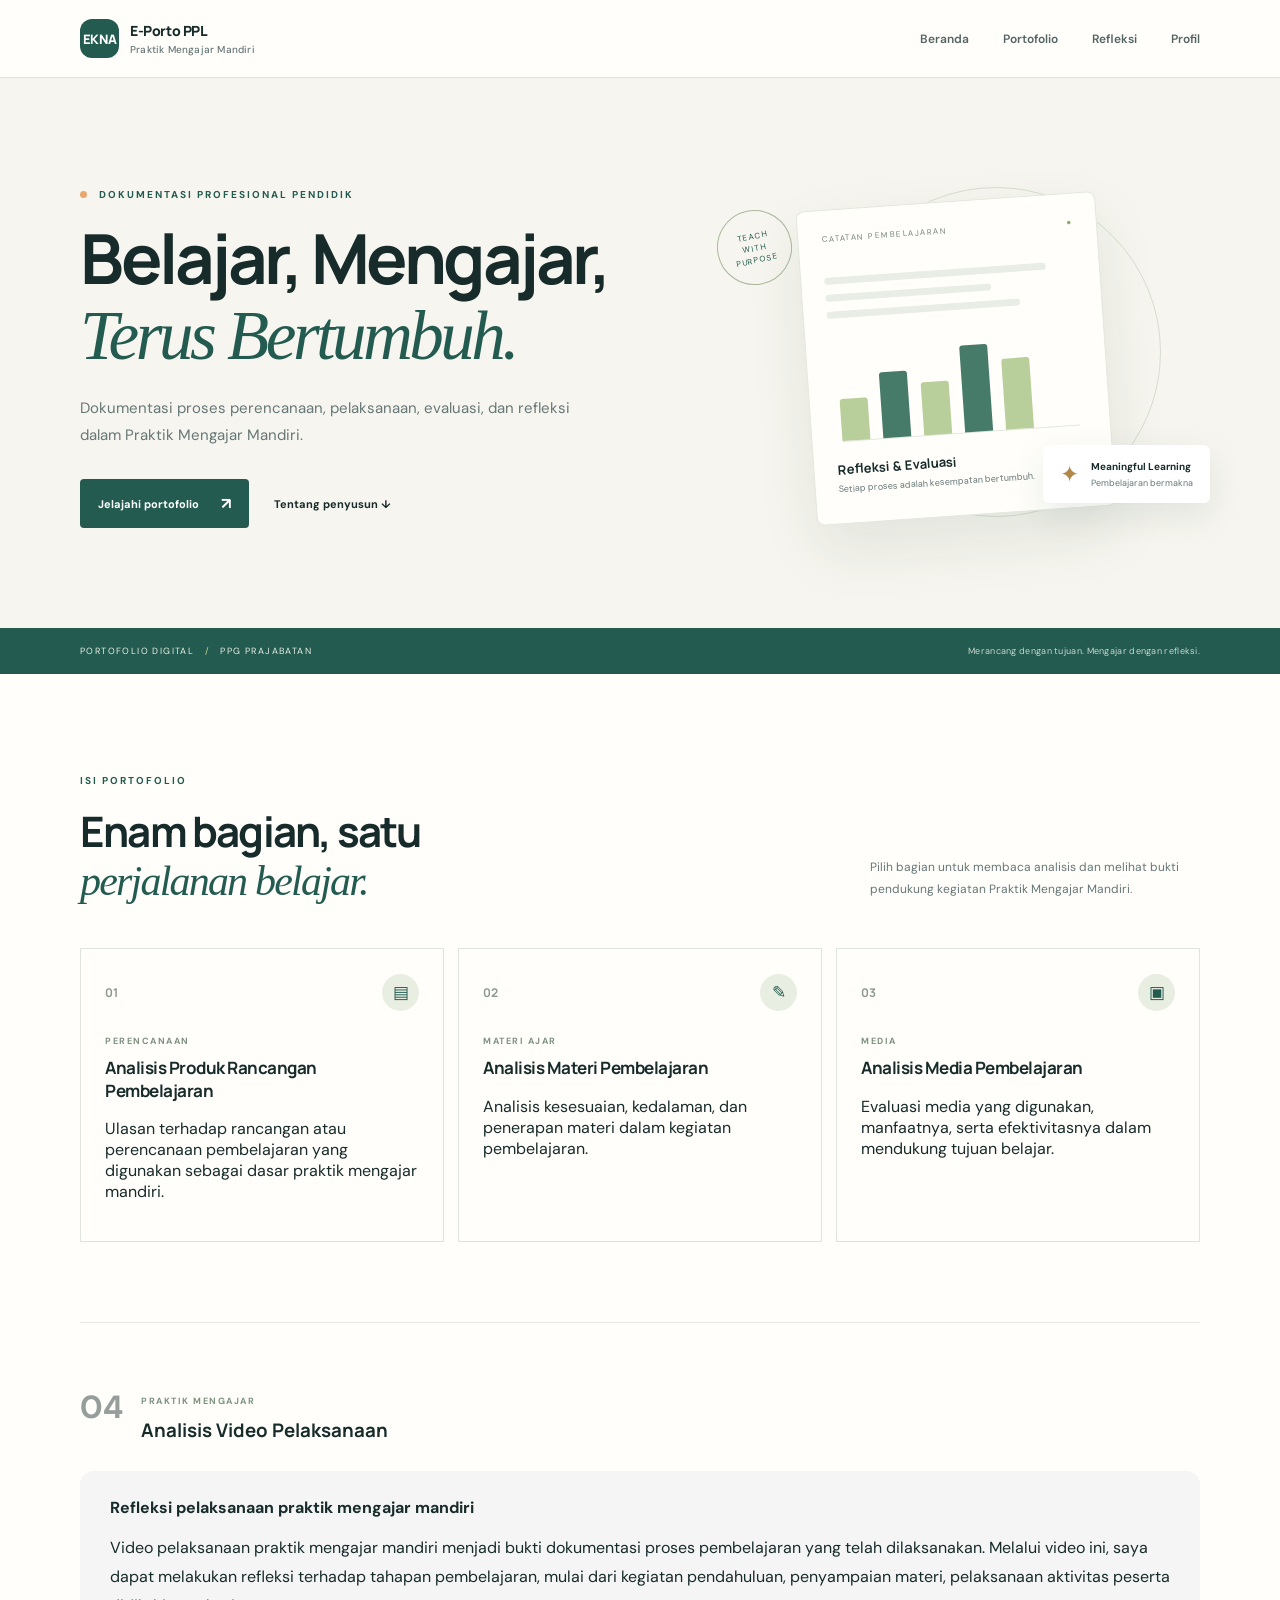
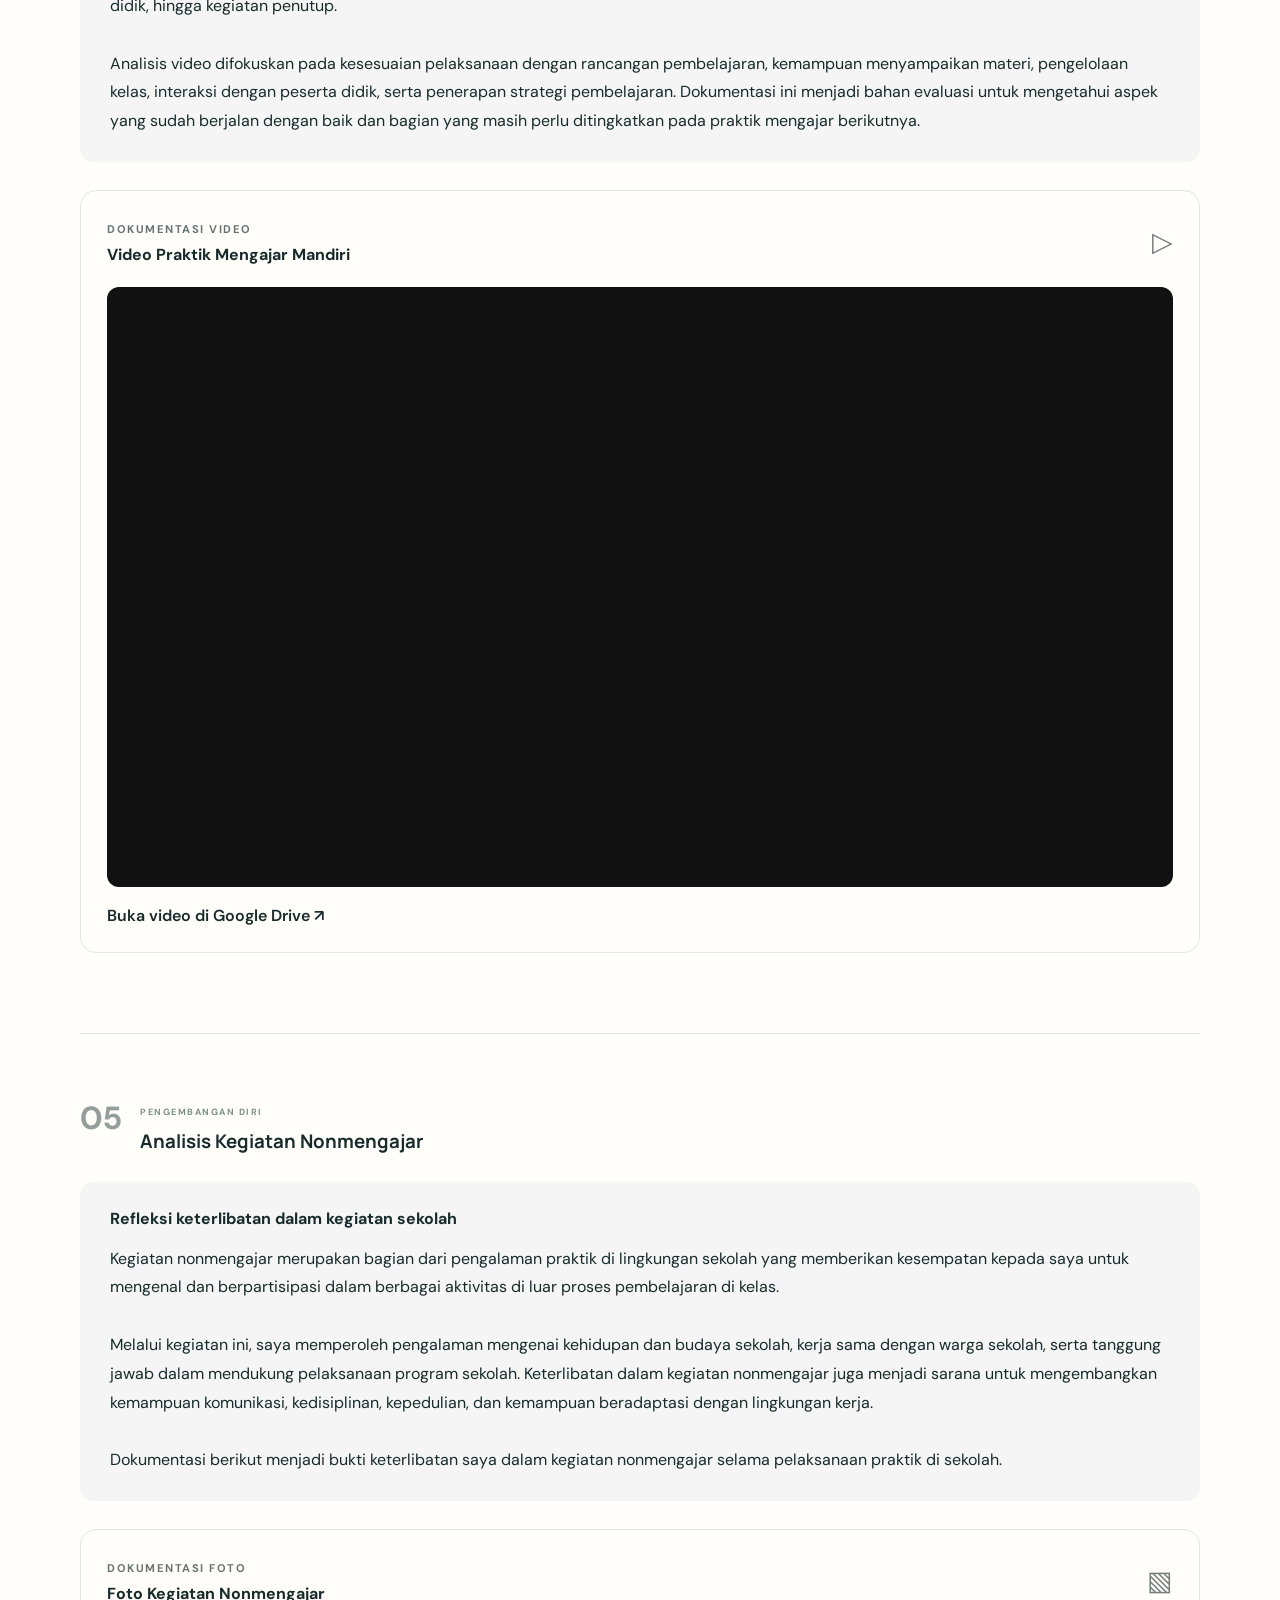
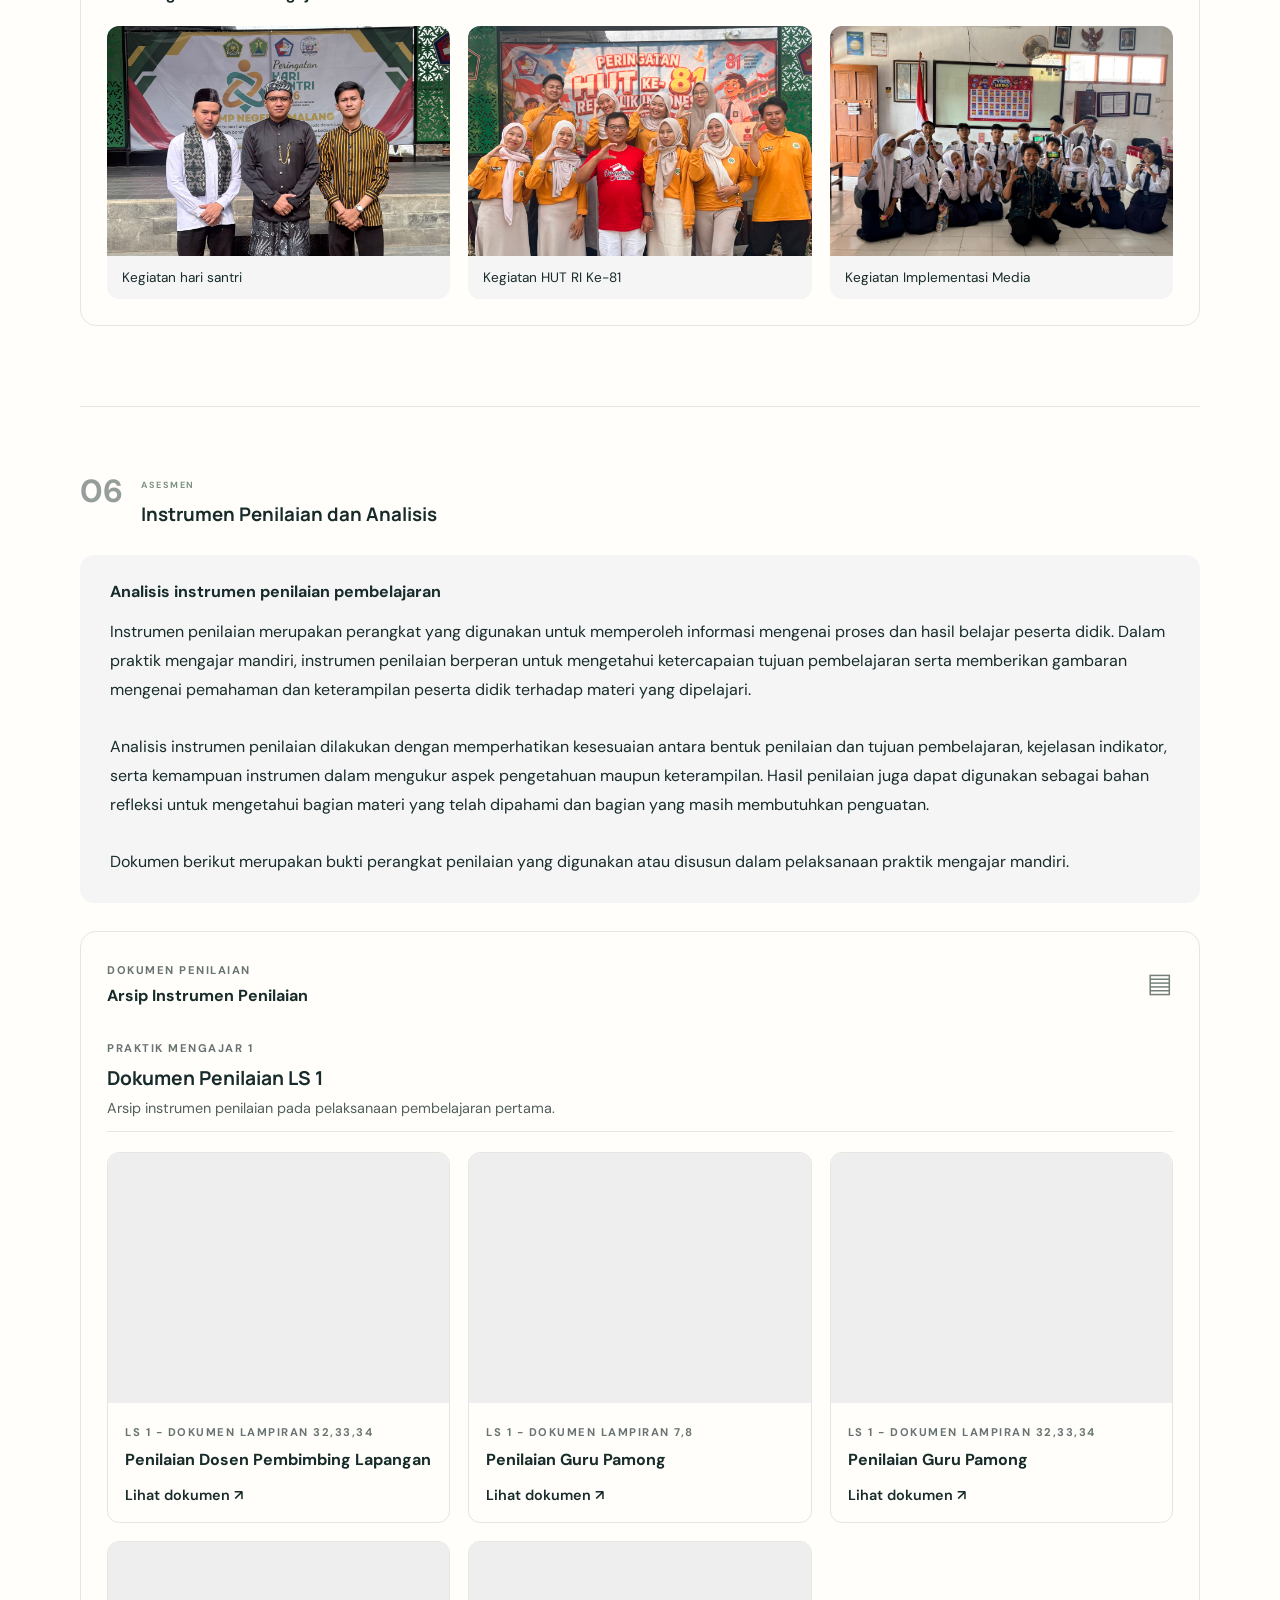
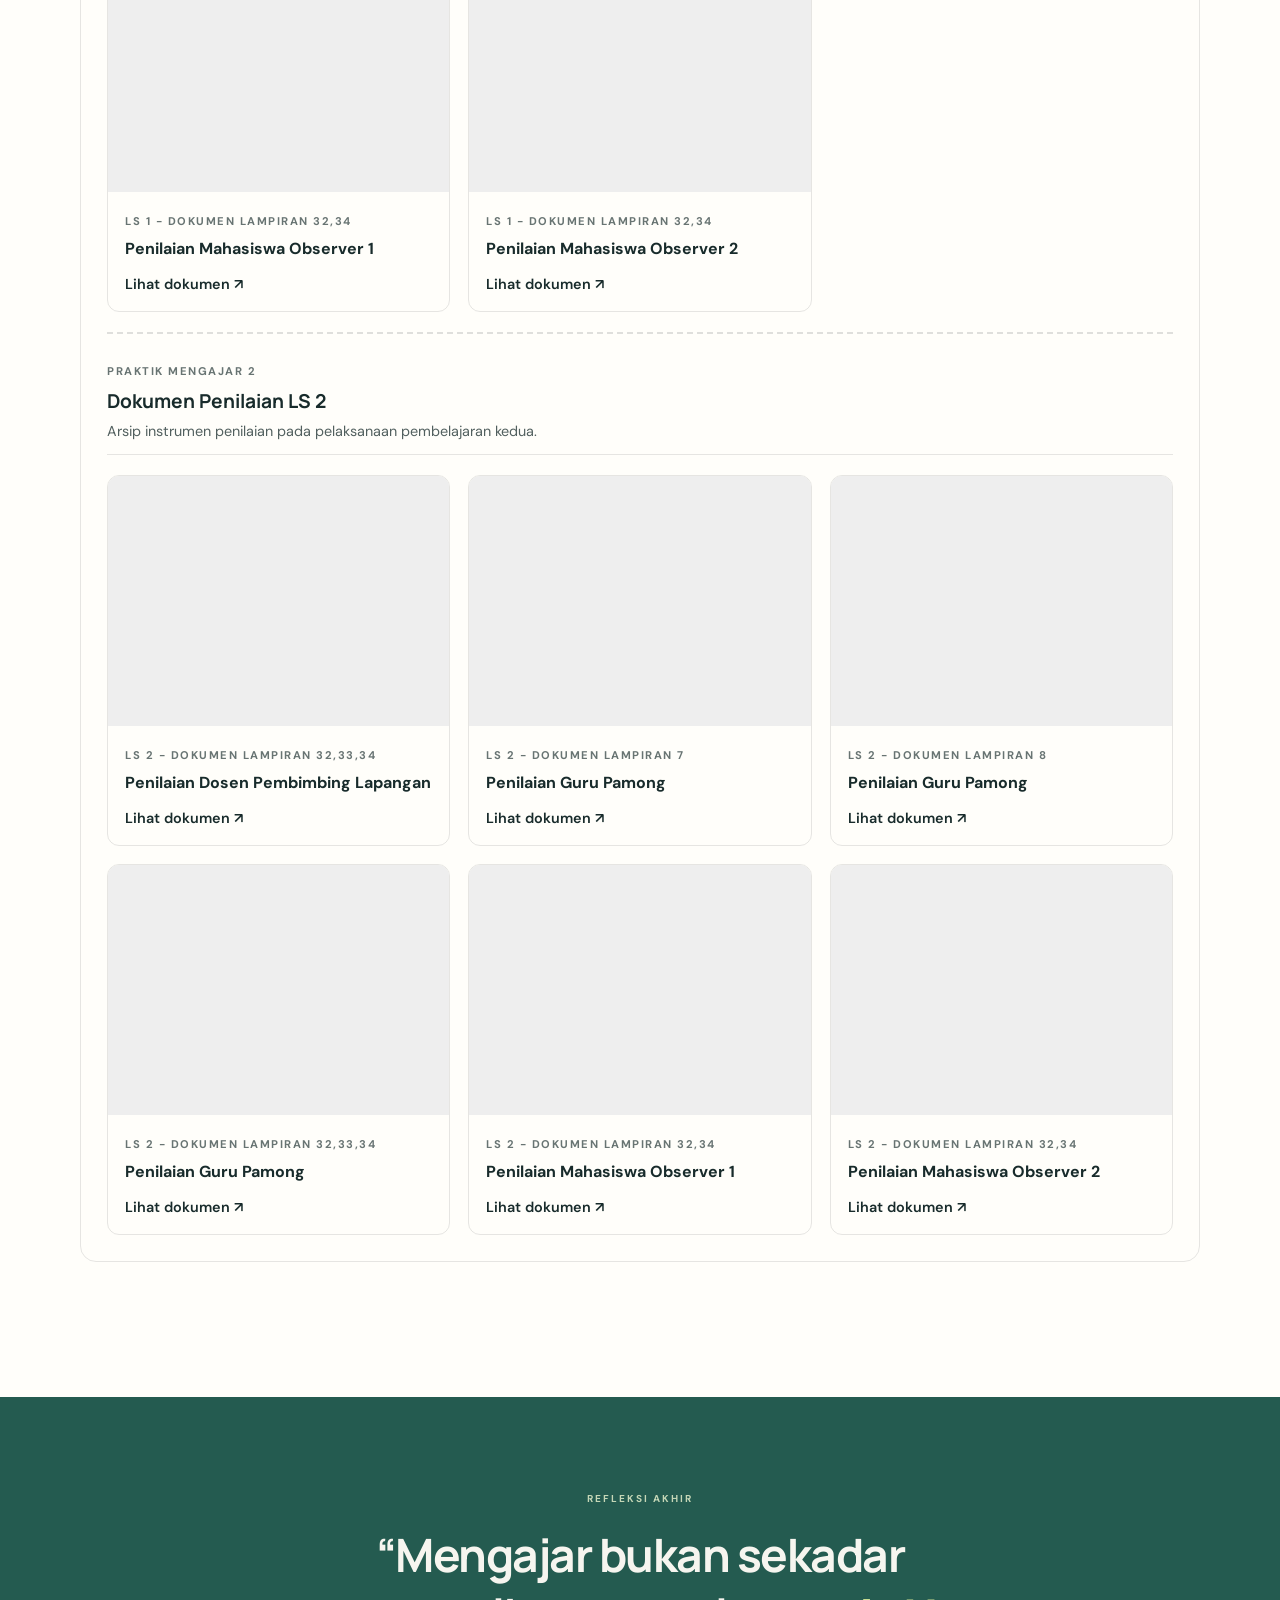
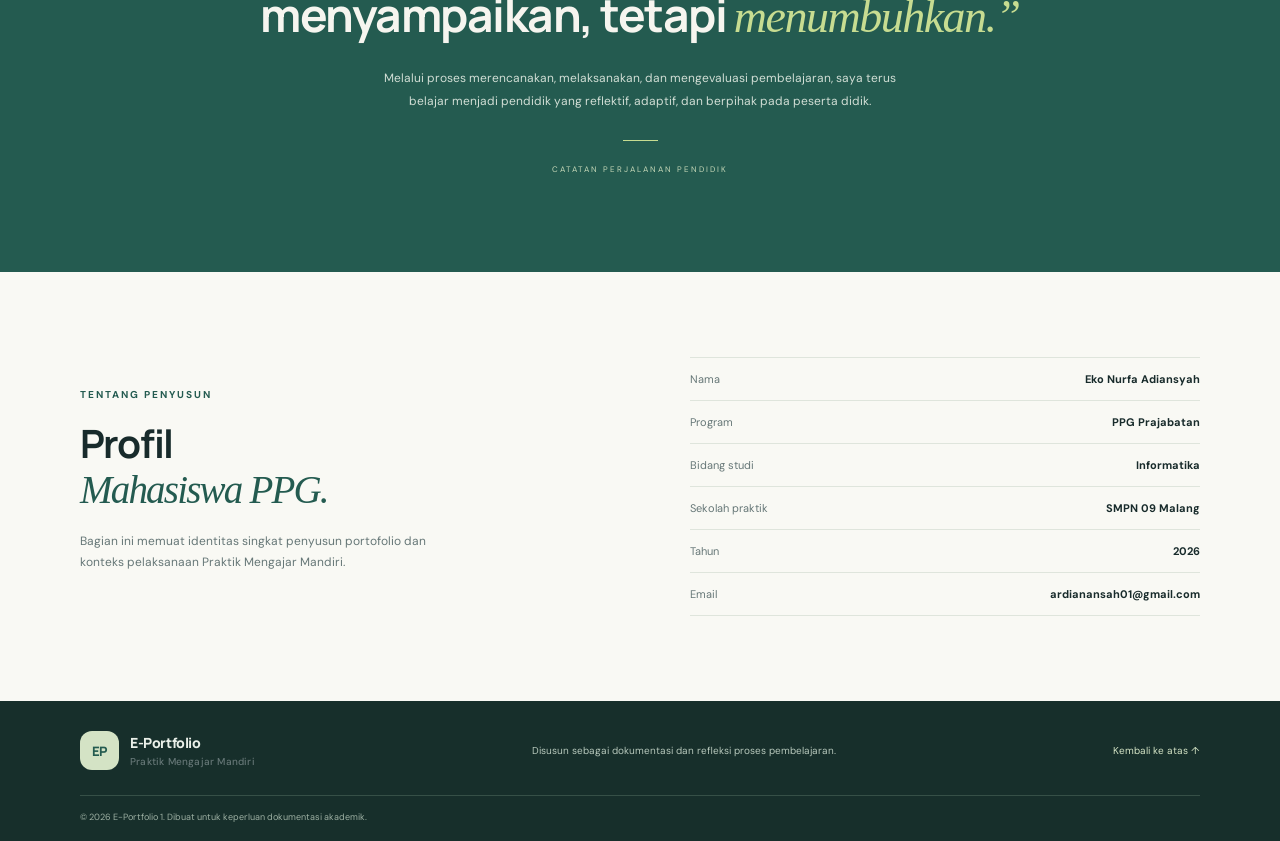
<file: index.html>
<!doctype html>
<html lang="id">
  <head>
    <meta charset="UTF-8" />
    <meta name="viewport" content="width=device-width, initial-scale=1.0" />
    <meta name="description" content="E-Portfolio 1 Praktik Mengajar Mandiri" />
    <title>E-Portfolio PPL | Praktik Mengajar Mandiri</title>
    <link rel="preconnect" href="https://fonts.googleapis.com" />
    <link rel="preconnect" href="https://fonts.gstatic.com" crossorigin />
    <link
      href="https://fonts.googleapis.com/css2?family=DM+Sans:wght@400;500;600;700&family=Manrope:wght@400;500;600;700;800&display=swap"
      rel="stylesheet"
    />
    <link rel="stylesheet" href="style.css" />
  </head>
  <body>
    <header class="site-header">
      <nav class="nav container">
        <a class="brand" href="#beranda"
          ><span class="brand-mark">EKNA</span
          ><span>E-Porto PPL <small>Praktik Mengajar Mandiri</small></span></a
        >
        <button
          class="menu-toggle"
          id="menuToggle"
          aria-label="Buka navigasi"
          aria-expanded="false"
        >
          ☰
        </button>
        <div class="nav-links" id="navLinks">
          <a href="#beranda">Beranda</a><a href="#portofolio">Portofolio</a
          ><a href="#refleksi">Refleksi</a><a href="#profil">Profil</a>
        </div>
      </nav>
    </header>

    <main>
      <section class="hero" id="beranda">
        <div class="container hero-grid">
          <div class="hero-copy">
            <p class="eyebrow">
              <span></span> DOKUMENTASI PROFESIONAL PENDIDIK
            </p>
            <h1>Belajar, Mengajar,<br /><em>Terus Bertumbuh.</em></h1>
            <p class="hero-desc">
              Dokumentasi proses perencanaan, pelaksanaan, evaluasi, dan
              refleksi dalam Praktik Mengajar Mandiri.
            </p>
            <div class="hero-actions">
              <a class="btn btn-primary" href="#portofolio"
                >Jelajahi portofolio <span>↗</span></a
              ><a class="text-link" href="#profil">Tentang penyusun ↓</a>
            </div>
          </div>
          <div class="hero-art" aria-label="Ilustrasi kegiatan pembelajaran">
            <div class="art-card art-main">
              <div class="art-top">
                <span>CATATAN PEMBELAJARAN</span><span class="dot-live">●</span>
              </div>
              <div class="art-lines"><i></i><i></i><i></i></div>
              <div class="art-chart">
                <span style="height: 42%"></span
                ><span style="height: 67%"></span
                ><span style="height: 54%"></span
                ><span style="height: 88%"></span
                ><span style="height: 72%"></span>
              </div>
              <div class="art-caption">
                <b>Refleksi & Evaluasi</b
                ><small>Setiap proses adalah kesempatan bertumbuh.</small>
              </div>
            </div>
            <div class="floating-note">
              <span>✦</span>
              <div>
                <b>Meaningful Learning</b><small>Pembelajaran bermakna</small>
              </div>
            </div>
            <div class="art-orbit"></div>
            <div class="art-stamp">TEACH<br />WITH<br />PURPOSE</div>
          </div>
        </div>
      </section>

      <section class="intro-strip">
        <div class="container intro-inner">
          <p>PORTOFOLIO DIGITAL <span>/</span> PPG PRAJABATAN</p>
          <p>Merancang dengan tujuan. Mengajar dengan refleksi.</p>
        </div>
      </section>

      <!-- <section class="section portfolio-section" id="portofolio">
        <div class="container">
          <div class="section-heading">
            <div>
              <p class="eyebrow">ISI PORTOFOLIO</p>
              <h2>Enam bagian, satu<br /><em>perjalanan belajar.</em></h2>
            </div>
            <p class="section-lead">
              Pilih bagian untuk membaca analisis dan melihat bukti pendukung
              kegiatan Praktik Mengajar Mandiri.
            </p>
          </div>
          <div class="portfolio-grid">
            <article class="portfolio-card">
              <a href="produk.html" class="">
                <div class="card-head">
                  <span class="number">01</span><span class="card-icon">▤</span>
                </div>
                <p class="card-kicker">PERENCANAAN</p>
                <h3>Analisis Produk Rancangan Pembelajaran</h3>
                <p>
                  Ulasan terhadap rancangan atau perencanaan pembelajaran yang
                  digunakan sebagai dasar praktik mengajar mandiri.
                </p>
              </a>
            </article>
            <article class="portfolio-card">
              <a href="materi.html" class="">
                <div class="card-head">
                  <span class="number">02</span><span class="card-icon">✎</span>
                </div>
                <p class="card-kicker">MATERI AJAR</p>
                <h3>Analisis Materi Pembelajaran</h3>
                <p>
                  Analisis kesesuaian, kedalaman, dan penerapan materi dalam
                  kegiatan pembelajaran.
                </p>
              </a>
            </article>
            <article class="portfolio-card">
              <a href="media.html" class="">
                <div class="card-head">
                  <span class="number">03</span><span class="card-icon">▣</span>
                </div>
                <p class="card-kicker">MEDIA</p>
                <h3>Analisis Media Pembelajaran</h3>
                <p>
                  Evaluasi media yang digunakan, manfaatnya, serta
                  efektivitasnya dalam mendukung tujuan belajar.
                </p>
              </a>
            </article>
            <article class="portfolio-card">
              <a href="#bagian-4" class="">
                <div class="card-head">
                  <span class="number">04</span><span class="card-icon">▷</span>
                </div>
                <p class="card-kicker">PRAKTIK MENGAJAR</p>
                <h3>Analisis Video Pelaksanaan</h3>
                <p>
                  Refleksi pelaksanaan pembelajaran berdasarkan dokumentasi
                  video praktik mengajar mandiri.
                </p>
              </a>
            </article>
            <article class="portfolio-card">
              <a href="#bagian-5" class="">
                <div class="card-head">
                  <span class="number">05</span><span class="card-icon">◎</span>
                </div>
                <p class="card-kicker">PENGEMBANGAN DIRI</p>
                <h3>Analisis Kegiatan Nonmengajar</h3>
                <p>
                  Dokumentasi dan analisis kontribusi dalam kegiatan sekolah di
                  luar aktivitas mengajar.
                </p>
              </a>
            </article>
            <article class="portfolio-card">
              <a href="#bagian-6" class="">
                <div class="card-head">
                  <span class="number">06</span><span class="card-icon">✓</span>
                </div>
                <p class="card-kicker">ASESMEN</p>
                <h3>Instrumen Penilaian dan Analisis</h3>
                <p>
                  Instrumen yang dirancang untuk mengukur ketercapaian tujuan
                  belajar beserta hasil analisisnya.
                </p>
              </a>
            </article>
          </div>
        </div>
      </section> -->

      <style>
        /* ===================================
   PORTFOLIO EVIDENCE SECTION
=================================== */

        .portfolio-evidence-section {
          margin-top: 80px;
          padding-top: 48px;
          border-top: 1px solid rgba(128, 128, 128, 0.2);
        }

        .evidence-heading {
          display: flex;
          align-items: center;
          gap: 18px;
          margin-bottom: 28px;
        }

        .evidence-number {
          font-size: 2rem;
          font-weight: 700;
          opacity: 0.45;
        }

        .evidence-heading h3 {
          margin: 5px 0 0;
        }

        .evidence-analysis {
          padding: 26px 30px;
          margin-bottom: 28px;
          border-radius: 14px;
          background: var(--surface, #f5f5f5);
        }

        .evidence-analysis h4 {
          margin-top: 0;
          margin-bottom: 14px;
        }

        .evidence-analysis p {
          line-height: 1.8;
          margin-bottom: 0;
        }

        .evidence-media {
          padding: 26px;
          border: 1px solid rgba(128, 128, 128, 0.2);
          border-radius: 16px;
          margin-bottom: 35px;
        }

        .media-title {
          display: flex;
          justify-content: space-between;
          align-items: center;
          gap: 15px;
          margin-bottom: 22px;
        }

        .media-title h4 {
          margin: 6px 0 0;
        }

        .media-label {
          font-size: 0.7rem;
          letter-spacing: 1.5px;
          font-weight: 700;
          opacity: 0.65;
        }

        .media-icon {
          font-size: 1.7rem;
          opacity: 0.6;
        }

        /* VIDEO */

        .video-wrapper {
          position: relative;
          width: 100%;
          aspect-ratio: 16 / 9;
          overflow: hidden;
          border-radius: 12px;
          background: #111;
        }

        .video-wrapper iframe {
          position: absolute;
          inset: 0;
          width: 100%;
          height: 100%;
          border: 0;
        }

        .evidence-link {
          display: inline-block;
          margin-top: 18px;
          font-weight: 600;
          text-decoration: none;
        }

        /* FOTO KEGIATAN */

        .nonteaching-gallery {
          display: grid;
          grid-template-columns: repeat(3, minmax(0, 1fr));
          gap: 18px;
        }

        .gallery-item {
          margin: 0;
          overflow: hidden;
          border-radius: 12px;
          background: var(--surface, #f5f5f5);
        }

        .gallery-item img {
          display: block;
          width: 100%;
          height: 230px;
          object-fit: cover;
        }

        .gallery-item figcaption {
          padding: 13px 15px;
          font-size: 0.85rem;
        }

        /* DOKUMEN PENILAIAN */

        .assessment-documents {
          display: grid;
          grid-template-columns: repeat(3, minmax(0, 1fr));
          gap: 18px;
        }

        .document-item {
          min-width: 0;
          overflow: hidden;
          border: 1px solid rgba(128, 128, 128, 0.2);
          border-radius: 12px;
        }

        .document-preview {
          width: 100%;
          height: 250px;
          background: #eee;
          overflow: hidden;
        }

        .document-preview iframe {
          width: 100%;
          height: 100%;
          border: 0;
        }

        .document-info {
          padding: 17px;
        }

        .document-info h4 {
          margin: 8px 0 14px;
        }

        .document-info a {
          font-size: 0.9rem;
          font-weight: 600;
          text-decoration: none;
        }

        /* RESPONSIVE */

        @media (max-width: 768px) {
          .portfolio-evidence-section {
            margin-top: 55px;
            padding-top: 35px;
          }

          .evidence-analysis,
          .evidence-media {
            padding: 20px;
          }

          .nonteaching-gallery,
          .assessment-documents {
            grid-template-columns: repeat(2, minmax(0, 1fr));
          }

          .gallery-item img {
            height: 190px;
          }
        }

        @media (max-width: 520px) {
          .nonteaching-gallery,
          .assessment-documents {
            grid-template-columns: 1fr;
          }

          .gallery-item img {
            height: 220px;
          }

          .document-preview {
            height: 280px;
          }

          .evidence-heading {
            gap: 12px;
          }

          .evidence-number {
            font-size: 1.5rem;
          }
        }
      </style>
      <section class="section portfolio-section" id="portofolio">
        <div class="container">
          <!-- JUDUL PORTOFOLIO -->
          <div class="section-heading">
            <div>
              <p class="eyebrow">ISI PORTOFOLIO</p>
              <h2>Enam bagian, satu<br /><em>perjalanan belajar.</em></h2>
            </div>
            <p class="section-lead">
              Pilih bagian untuk membaca analisis dan melihat bukti pendukung
              kegiatan Praktik Mengajar Mandiri.
            </p>
          </div>

          <!-- TIGA CARD UTAMA -->
          <div class="portfolio-grid">
            <article class="portfolio-card">
              <a href="produk.html">
                <div class="card-head">
                  <span class="number">01</span>
                  <span class="card-icon">▤</span>
                </div>
                <p class="card-kicker">PERENCANAAN</p>
                <h3>Analisis Produk Rancangan Pembelajaran</h3>
                <p>
                  Ulasan terhadap rancangan atau perencanaan pembelajaran yang
                  digunakan sebagai dasar praktik mengajar mandiri.
                </p>
              </a>
            </article>

            <article class="portfolio-card">
              <a href="materi.html">
                <div class="card-head">
                  <span class="number">02</span>
                  <span class="card-icon">✎</span>
                </div>
                <p class="card-kicker">MATERI AJAR</p>
                <h3>Analisis Materi Pembelajaran</h3>
                <p>
                  Analisis kesesuaian, kedalaman, dan penerapan materi dalam
                  kegiatan pembelajaran.
                </p>
              </a>
            </article>

            <article class="portfolio-card">
              <a href="media.html">
                <div class="card-head">
                  <span class="number">03</span>
                  <span class="card-icon">▣</span>
                </div>
                <p class="card-kicker">MEDIA</p>
                <h3>Analisis Media Pembelajaran</h3>
                <p>
                  Evaluasi media yang digunakan, manfaatnya, serta
                  efektivitasnya dalam mendukung tujuan belajar.
                </p>
              </a>
            </article>
          </div>

          <!-- BAGIAN 04: VIDEO PRAKTIK MENGAJAR -->
          <div class="portfolio-evidence-section" id="bagian-4">
            <div class="evidence-heading">
              <span class="evidence-number">04</span>
              <div>
                <p class="card-kicker">PRAKTIK MENGAJAR</p>
                <h3>Analisis Video Pelaksanaan</h3>
              </div>
            </div>

            <div class="evidence-analysis">
              <h4>Refleksi pelaksanaan praktik mengajar mandiri</h4>
              <p>
                Video pelaksanaan praktik mengajar mandiri menjadi bukti
                dokumentasi proses pembelajaran yang telah dilaksanakan. Melalui
                video ini, saya dapat melakukan refleksi terhadap tahapan
                pembelajaran, mulai dari kegiatan pendahuluan, penyampaian
                materi, pelaksanaan aktivitas peserta didik, hingga kegiatan
                penutup.
                <br /><br />
                Analisis video difokuskan pada kesesuaian pelaksanaan dengan
                rancangan pembelajaran, kemampuan menyampaikan materi,
                pengelolaan kelas, interaksi dengan peserta didik, serta
                penerapan strategi pembelajaran. Dokumentasi ini menjadi bahan
                evaluasi untuk mengetahui aspek yang sudah berjalan dengan baik
                dan bagian yang masih perlu ditingkatkan pada praktik mengajar
                berikutnya.
              </p>
            </div>

            <div class="evidence-media video-evidence">
              <div class="media-title">
                <div>
                  <span class="media-label">DOKUMENTASI VIDEO</span>
                  <h4>Video Praktik Mengajar Mandiri</h4>
                </div>
                <span class="media-icon">▷</span>
              </div>

              <div class="video-wrapper">
                <iframe
                  src="https://drive.google.com/file/d/1x5YP8uu6ptJSsLASYQSjqAV--7oYjWR0/preview"
                  title="Video Praktik Mengajar Mandiri"
                  allow="autoplay"
                  allowfullscreen
                >
                </iframe>
              </div>

              <a
                class="evidence-link"
                href="https://drive.google.com/file/d/1x5YP8uu6ptJSsLASYQSjqAV--7oYjWR0/view?usp=sharing"
                target="_blank"
                rel="noopener noreferrer"
              >
                Buka video di Google Drive ↗
              </a>
            </div>
          </div>

          <!-- BAGIAN 05: KEGIATAN NONMENGAJAR -->
          <div class="portfolio-evidence-section" id="bagian-5">
            <div class="evidence-heading">
              <span class="evidence-number">05</span>
              <div>
                <p class="card-kicker">PENGEMBANGAN DIRI</p>
                <h3>Analisis Kegiatan Nonmengajar</h3>
              </div>
            </div>

            <div class="evidence-analysis">
              <h4>Refleksi keterlibatan dalam kegiatan sekolah</h4>
              <p>
                Kegiatan nonmengajar merupakan bagian dari pengalaman praktik di
                lingkungan sekolah yang memberikan kesempatan kepada saya untuk
                mengenal dan berpartisipasi dalam berbagai aktivitas di luar
                proses pembelajaran di kelas.
                <br /><br />
                Melalui kegiatan ini, saya memperoleh pengalaman mengenai
                kehidupan dan budaya sekolah, kerja sama dengan warga sekolah,
                serta tanggung jawab dalam mendukung pelaksanaan program
                sekolah. Keterlibatan dalam kegiatan nonmengajar juga menjadi
                sarana untuk mengembangkan kemampuan komunikasi, kedisiplinan,
                kepedulian, dan kemampuan beradaptasi dengan lingkungan kerja.
                <br /><br />
                Dokumentasi berikut menjadi bukti keterlibatan saya dalam
                kegiatan nonmengajar selama pelaksanaan praktik di sekolah.
              </p>
            </div>

            <div class="evidence-media">
              <div class="media-title">
                <div>
                  <span class="media-label">DOKUMENTASI FOTO</span>
                  <h4>Foto Kegiatan Nonmengajar</h4>
                </div>
                <span class="media-icon">▧</span>
              </div>

              <div class="nonteaching-gallery">
                <figure class="gallery-item">
                  <img
                    src="non1.jpg"
                    alt="Dokumentasi kegiatan nonmengajar 1"
                    loading="lazy"
                  />
                  <figcaption>Kegiatan hari santri</figcaption>
                </figure>

                <figure class="gallery-item">
                  <img
                    src="non2.jpeg"
                    alt="Dokumentasi kegiatan nonmengajar 2"
                    loading="lazy"
                  />
                  <figcaption>Kegiatan HUT RI Ke-81</figcaption>
                </figure>

                <figure class="gallery-item">
                  <img
                    src="non3.jpeg"
                    alt="Dokumentasi kegiatan nonmengajar 3"
                    loading="lazy"
                  />
                  <figcaption>Kegiatan Implementasi Media</figcaption>
                </figure>
              </div>
            </div>
          </div>

          <!-- BAGIAN 06: INSTRUMEN PENILAIAN -->
          <div class="portfolio-evidence-section" id="bagian-6">
            <div class="evidence-heading">
              <span class="evidence-number">06</span>
              <div>
                <p class="card-kicker">ASESMEN</p>
                <h3>Instrumen Penilaian dan Analisis</h3>
              </div>
            </div>

            <div class="evidence-analysis">
              <h4>Analisis instrumen penilaian pembelajaran</h4>
              <p>
                Instrumen penilaian merupakan perangkat yang digunakan untuk
                memperoleh informasi mengenai proses dan hasil belajar peserta
                didik. Dalam praktik mengajar mandiri, instrumen penilaian
                berperan untuk mengetahui ketercapaian tujuan pembelajaran serta
                memberikan gambaran mengenai pemahaman dan keterampilan peserta
                didik terhadap materi yang dipelajari.
                <br /><br />
                Analisis instrumen penilaian dilakukan dengan memperhatikan
                kesesuaian antara bentuk penilaian dan tujuan pembelajaran,
                kejelasan indikator, serta kemampuan instrumen dalam mengukur
                aspek pengetahuan maupun keterampilan. Hasil penilaian juga
                dapat digunakan sebagai bahan refleksi untuk mengetahui bagian
                materi yang telah dipahami dan bagian yang masih membutuhkan
                penguatan.
                <br /><br />
                Dokumen berikut merupakan bukti perangkat penilaian yang
                digunakan atau disusun dalam pelaksanaan praktik mengajar
                mandiri.
              </p>
            </div>

            <div class="evidence-media">
              <div class="media-title">
                <div>
                  <span class="media-label">DOKUMEN PENILAIAN</span>
                  <h4>Arsip Instrumen Penilaian</h4>
                </div>
                <span class="media-icon">▤</span>
              </div>

              <!-- DOKUMEN LS 1 -->
              <section class="assessment-section">
                <div class="assessment-heading">
                  <span class="media-label">PRAKTIK MENGAJAR 1</span>
                  <h3>Dokumen Penilaian LS 1</h3>
                  <p>
                    Arsip instrumen penilaian pada pelaksanaan pembelajaran
                    pertama.
                  </p>
                </div>

                <div class="assessment-documents">
                  <article class="document-item">
                    <div class="document-preview">
                      <iframe
                        src="https://drive.google.com/file/d/1IUqgz8GAvzkb-iH62G3a9Epl0e8HVyPu/preview"
                        title="Dokumen Penilaian LS 1 - Dokumen 1"
                        loading="lazy"
                      >
                      </iframe>
                    </div>
                    <div class="document-info">
                      <span class="media-label"
                        >LS 1 - DOKUMEN LAMPIRAN 32,33,34</span
                      >
                      <h4>Penilaian Dosen Pembimbing Lapangan</h4>
                      <a
                        href="https://drive.google.com/file/d/1IUqgz8GAvzkb-iH62G3a9Epl0e8HVyPu/view"
                        target="_blank"
                        rel="noopener noreferrer"
                      >
                        Lihat dokumen ↗
                      </a>
                    </div>
                  </article>

                  <article class="document-item">
                    <div class="document-preview">
                      <iframe
                        src="https://drive.google.com/file/d/1J-Lkx-Osrt_8jHuu2u1bAyKDd5Yx9RZL/preview"
                        title="Dokumen Penilaian LS 1 - Dokumen 2"
                        loading="lazy"
                      >
                      </iframe>
                    </div>
                    <div class="document-info">
                      <span class="media-label"
                        >LS 1 - DOKUMEN LAMPIRAN 7,8</span
                      >
                      <h4>Penilaian Guru Pamong</h4>
                      <a
                        href="https://drive.google.com/file/d/1J-Lkx-Osrt_8jHuu2u1bAyKDd5Yx9RZL/view"
                        target="_blank"
                        rel="noopener noreferrer"
                      >
                        Lihat dokumen ↗
                      </a>
                    </div>
                  </article>
                  <article class="document-item">
                    <div class="document-preview">
                      <iframe
                        src="https://drive.google.com/file/d/1aV3Q07aqhB7WlgWR6YbsqdtZdTE21j3T/preview"
                        title="Dokumen Penilaian LS 1 - Dokumen 2"
                        loading="lazy"
                      >
                      </iframe>
                    </div>
                    <div class="document-info">
                      <span class="media-label"
                        >LS 1 - DOKUMEN LAMPIRAN 32,33,34</span
                      >
                      <h4>Penilaian Guru Pamong</h4>
                      <a
                        href="https://drive.google.com/file/d/1aV3Q07aqhB7WlgWR6YbsqdtZdTE21j3T/view"
                        target="_blank"
                        rel="noopener noreferrer"
                      >
                        Lihat dokumen ↗
                      </a>
                    </div>
                  </article>
                  <article class="document-item">
                    <div class="document-preview">
                      <iframe
                        src="https://drive.google.com/file/d/1f_C45hfMOme1NFuBMcnJ3AW_1bDo4mnD/preview"
                        title="Dokumen Penilaian LS 1 - Dokumen 2"
                        loading="lazy"
                      >
                      </iframe>
                    </div>
                    <div class="document-info">
                      <span class="media-label"
                        >LS 1 - DOKUMEN LAMPIRAN 32,34</span
                      >
                      <h4>Penilaian Mahasiswa Observer 1</h4>
                      <a
                        href="https://drive.google.com/file/d/1f_C45hfMOme1NFuBMcnJ3AW_1bDo4mnD/view"
                        target="_blank"
                        rel="noopener noreferrer"
                      >
                        Lihat dokumen ↗
                      </a>
                    </div>
                  </article>
                  <article class="document-item">
                    <div class="document-preview">
                      <iframe
                        src="https://drive.google.com/file/d/1CCgIL75u35Y65_iIROuhCwLHvQ-yUzQc/preview"
                        title="Dokumen Penilaian LS 1 - Dokumen 2"
                        loading="lazy"
                      >
                      </iframe>
                    </div>
                    <div class="document-info">
                      <span class="media-label"
                        >LS 1 - DOKUMEN LAMPIRAN 32,34</span
                      >
                      <h4>Penilaian Mahasiswa Observer 2</h4>
                      <a
                        href="https://drive.google.com/file/d/1CCgIL75u35Y65_iIROuhCwLHvQ-yUzQc/view"
                        target="_blank"
                        rel="noopener noreferrer"
                      >
                        Lihat dokumen ↗
                      </a>
                    </div>
                  </article>
                </div>
              </section>

              <!-- DOKUMEN LS 2 -->
              <section class="assessment-section" style="margin-top: 20px">
                <div class="assessment-heading">
                  <span class="media-label">PRAKTIK MENGAJAR 2</span>
                  <h3>Dokumen Penilaian LS 2</h3>
                  <p>
                    Arsip instrumen penilaian pada pelaksanaan pembelajaran
                    kedua.
                  </p>
                </div>

                <div class="assessment-documents">
                  <article class="document-item">
                    <div class="document-preview">
                      <iframe
                        src="https://drive.google.com/file/d/1XF5s0qXzkHznqf9Bj4RzbSop8DWje0h3/preview"
                        title="Dokumen Penilaian LS 2 - Dokumen 1"
                        loading="lazy"
                      >
                      </iframe>
                    </div>
                    <div class="document-info">
                      <span class="media-label"
                        >LS 2 - DOKUMEN LAMPIRAN 32,33,34</span
                      >
                      <h4>Penilaian Dosen Pembimbing Lapangan</h4>
                      <a
                        href="https://drive.google.com/file/d/1XF5s0qXzkHznqf9Bj4RzbSop8DWje0h3/view"
                        target="_blank"
                        rel="noopener noreferrer"
                      >
                        Lihat dokumen ↗
                      </a>
                    </div>
                  </article>

                  <article class="document-item">
                    <div class="document-preview">
                      <iframe
                        src="https://drive.google.com/file/d/1TsZvojlvlFzg0_ta-u36Jj4zLIm_wnRw/preview"
                        title="Dokumen Penilaian LS 2 - Dokumen 2"
                        loading="lazy"
                      >
                      </iframe>
                    </div>
                    <div class="document-info">
                      <span class="media-label">LS 2 - DOKUMEN LAMPIRAN 7</span>
                      <h4>Penilaian Guru Pamong</h4>
                      <a
                        href="https://drive.google.com/file/d/1TsZvojlvlFzg0_ta-u36Jj4zLIm_wnRw/view"
                        target="_blank"
                        rel="noopener noreferrer"
                      >
                        Lihat dokumen ↗
                      </a>
                    </div>
                  </article>
                  <article class="document-item">
                    <div class="document-preview">
                      <iframe
                        src="https://drive.google.com/file/d/1JtPsevwMBBbhZzPeLglEWJBhZJcwyI6a/preview"
                        title="Dokumen Penilaian LS 2 - Dokumen 2"
                        loading="lazy"
                      >
                      </iframe>
                    </div>
                    <div class="document-info">
                      <span class="media-label">LS 2 - DOKUMEN LAMPIRAN 8</span>
                      <h4>Penilaian Guru Pamong</h4>
                      <a
                        href="https://drive.google.com/file/d/1JtPsevwMBBbhZzPeLglEWJBhZJcwyI6a/view"
                        target="_blank"
                        rel="noopener noreferrer"
                      >
                        Lihat dokumen ↗
                      </a>
                    </div>
                  </article>
                  <article class="document-item">
                    <div class="document-preview">
                      <iframe
                        src="https://drive.google.com/file/d/178sOVsDd9KIq-9az7xhi8iBsIAZqqQhB/preview"
                        title="Dokumen Penilaian LS 2 - Dokumen 2"
                        loading="lazy"
                      >
                      </iframe>
                    </div>
                    <div class="document-info">
                      <span class="media-label"
                        >LS 2 - DOKUMEN LAMPIRAN 32,33,34</span
                      >
                      <h4>Penilaian Guru Pamong</h4>
                      <a
                        href="https://drive.google.com/file/d/178sOVsDd9KIq-9az7xhi8iBsIAZqqQhB/view"
                        target="_blank"
                        rel="noopener noreferrer"
                      >
                        Lihat dokumen ↗
                      </a>
                    </div>
                  </article>
                  <article class="document-item">
                    <div class="document-preview">
                      <iframe
                        src="https://drive.google.com/file/d/1-1bjMxfYBOLP5OWikYdyOYmHKVyNVxu2/preview"
                        title="Dokumen Penilaian LS 2 - Dokumen 2"
                        loading="lazy"
                      >
                      </iframe>
                    </div>
                    <div class="document-info">
                      <span class="media-label"
                        >LS 2 - DOKUMEN LAMPIRAN 32,34</span
                      >
                      <h4>Penilaian Mahasiswa Observer 1</h4>
                      <a
                        href="https://drive.google.com/file/d/1-1bjMxfYBOLP5OWikYdyOYmHKVyNVxu2/view"
                        target="_blank"
                        rel="noopener noreferrer"
                      >
                        Lihat dokumen ↗
                      </a>
                    </div>
                  </article>
                  <article class="document-item">
                    <div class="document-preview">
                      <iframe
                        src="https://drive.google.com/file/d/1GqRaTD0K5xmLwMavfvKr-bGVQyvCfXVm/preview"
                        title="Dokumen Penilaian LS 2 - Dokumen 2"
                        loading="lazy"
                      >
                      </iframe>
                    </div>
                    <div class="document-info">
                      <span class="media-label"
                        >LS 2 - DOKUMEN LAMPIRAN 32,34</span
                      >
                      <h4>Penilaian Mahasiswa Observer 2</h4>
                      <a
                        href="https://drive.google.com/file/d/1GqRaTD0K5xmLwMavfvKr-bGVQyvCfXVm/view"
                        target="_blank"
                        rel="noopener noreferrer"
                      >
                        Lihat dokumen ↗
                      </a>
                    </div>
                  </article>
                </div>
              </section>
            </div>
          </div>
        </div>
      </section>

      <section class="reflection" id="refleksi">
        <div class="container reflection-inner">
          <p class="eyebrow">REFLEKSI AKHIR</p>
          <h2>
            “Mengajar bukan sekadar<br />menyampaikan, tetapi
            <em>menumbuhkan.”</em>
          </h2>
          <p>
            Melalui proses merencanakan, melaksanakan, dan mengevaluasi
            pembelajaran, saya terus belajar menjadi pendidik yang reflektif,
            adaptif, dan berpihak pada peserta didik.
          </p>
          <span class="reflection-line"></span
          ><small>CATATAN PERJALANAN PENDIDIK</small>
        </div>
      </section>

      <section class="profile-section" id="profil">
        <div class="container profile-grid">
          <div>
            <p class="eyebrow">TENTANG PENYUSUN</p>
            <h2>Profil<br /><em>Mahasiswa PPG.</em></h2>
            <p class="profile-copy">
              Bagian ini memuat identitas singkat penyusun portofolio dan
              konteks pelaksanaan Praktik Mengajar Mandiri.
            </p>
          </div>
          <div class="profile-data">
            <div><span>Nama</span><b>Eko Nurfa Adiansyah</b></div>
            <div><span>Program</span><b>PPG Prajabatan</b></div>
            <div><span>Bidang studi</span><b>Informatika</b></div>
            <div><span>Sekolah praktik</span><b>SMPN 09 Malang</b></div>
            <div><span>Tahun</span><b>2026</b></div>
            <div><span>Email</span><b>ardianansah01@gmail.com</b></div>
          </div>
        </div>
      </section>
    </main>
    <footer>
      <div class="container footer-inner">
        <a class="brand footer-brand" href="#beranda"
          ><span class="brand-mark">EP</span
          ><span>E-Portfolio <small>Praktik Mengajar Mandiri</small></span></a
        >
        <p>Disusun sebagai dokumentasi dan refleksi proses pembelajaran.</p>
        <a href="#beranda" class="back-top">Kembali ke atas ↑</a>
      </div>
      <div class="container copyright">
        © 2026 E-Portfolio 1. Dibuat untuk keperluan dokumentasi akademik.
      </div>
    </footer>
    <script src="script.js"></script>

    <div class="pdf-modal" id="modulePdfModal">
      <div class="pdf-modal-content">
        <div class="pdf-modal-header">
          <h3 id="modulePdfTitle">Dokumen Modul Ajar</h3>
          <button
            class="pdf-close"
            id="modulePdfClose"
            aria-label="Tutup dokumen"
          >
            &times;
          </button>
        </div>

        <iframe
          id="modulePdfFrame"
          src=""
          title="Preview Modul Ajar"
          allow="autoplay"
        >
        </iframe>
      </div>
    </div>
  </body>
</html>
</file>
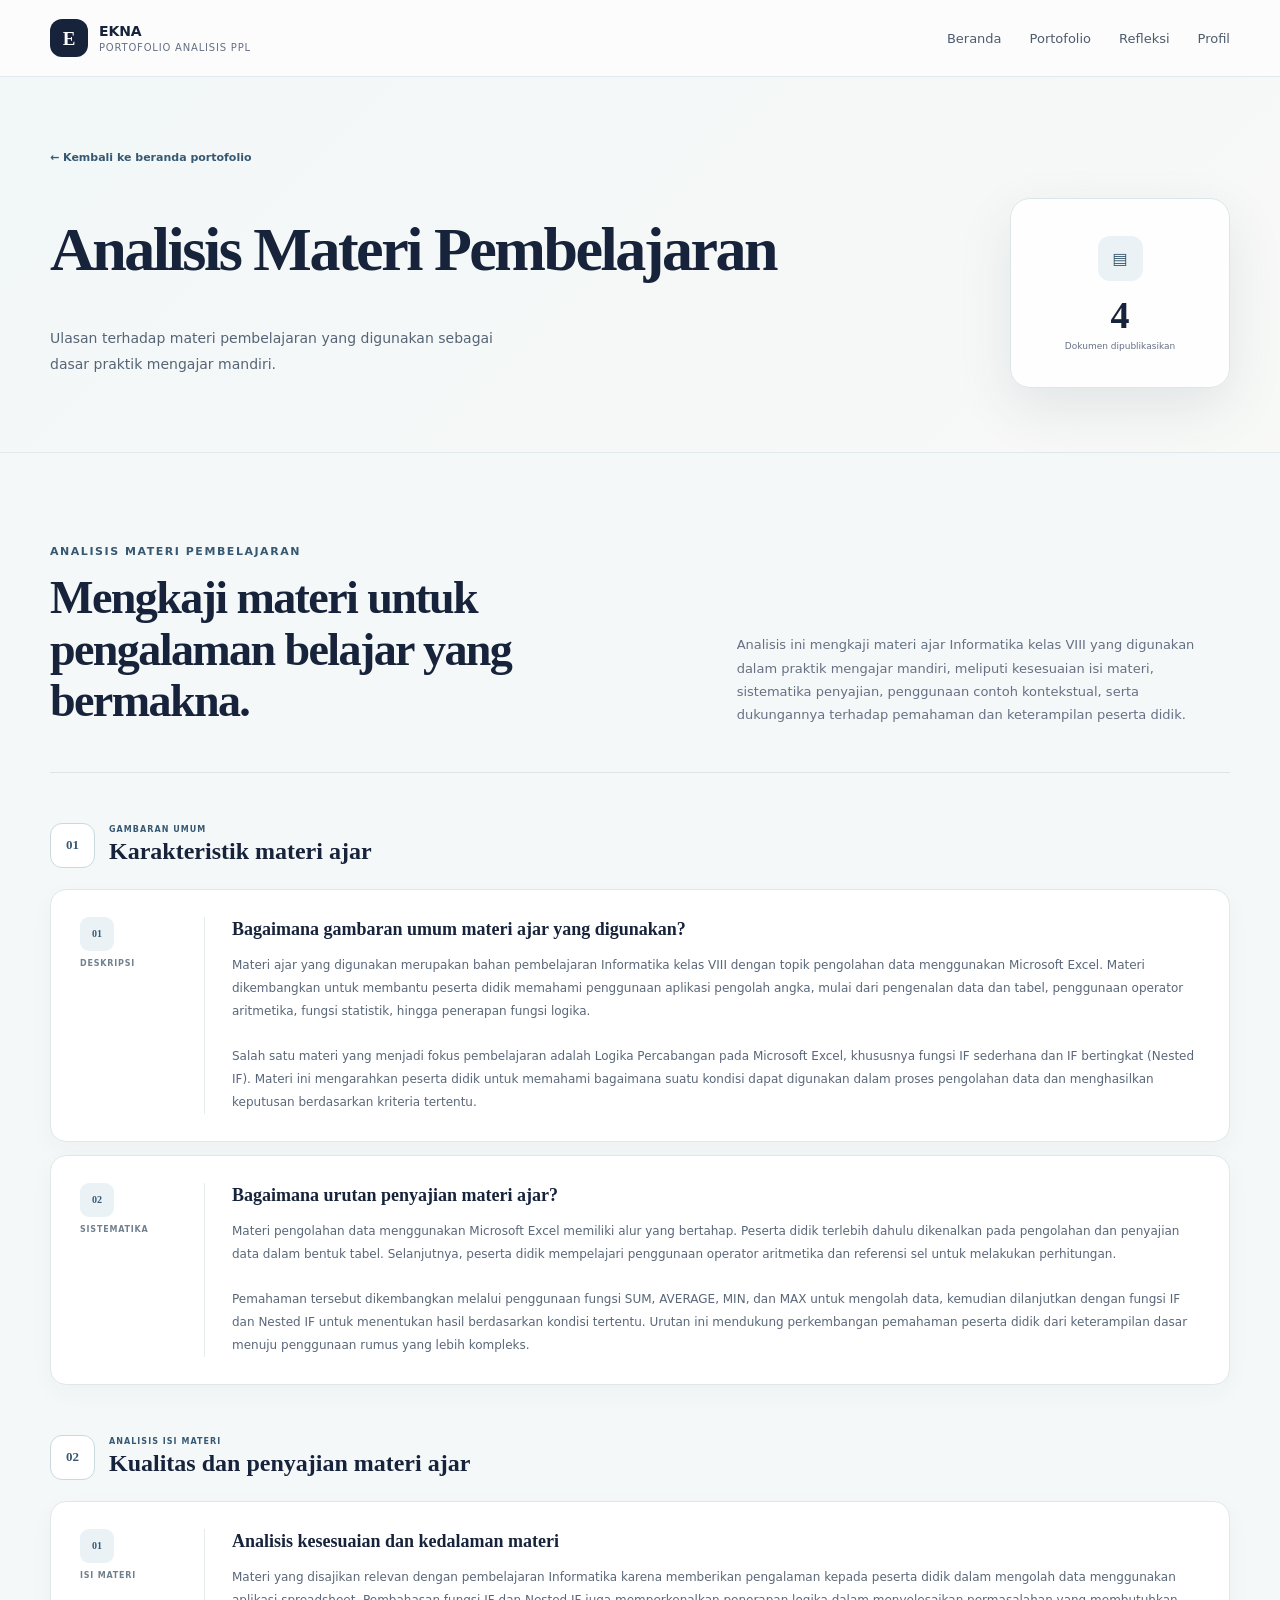
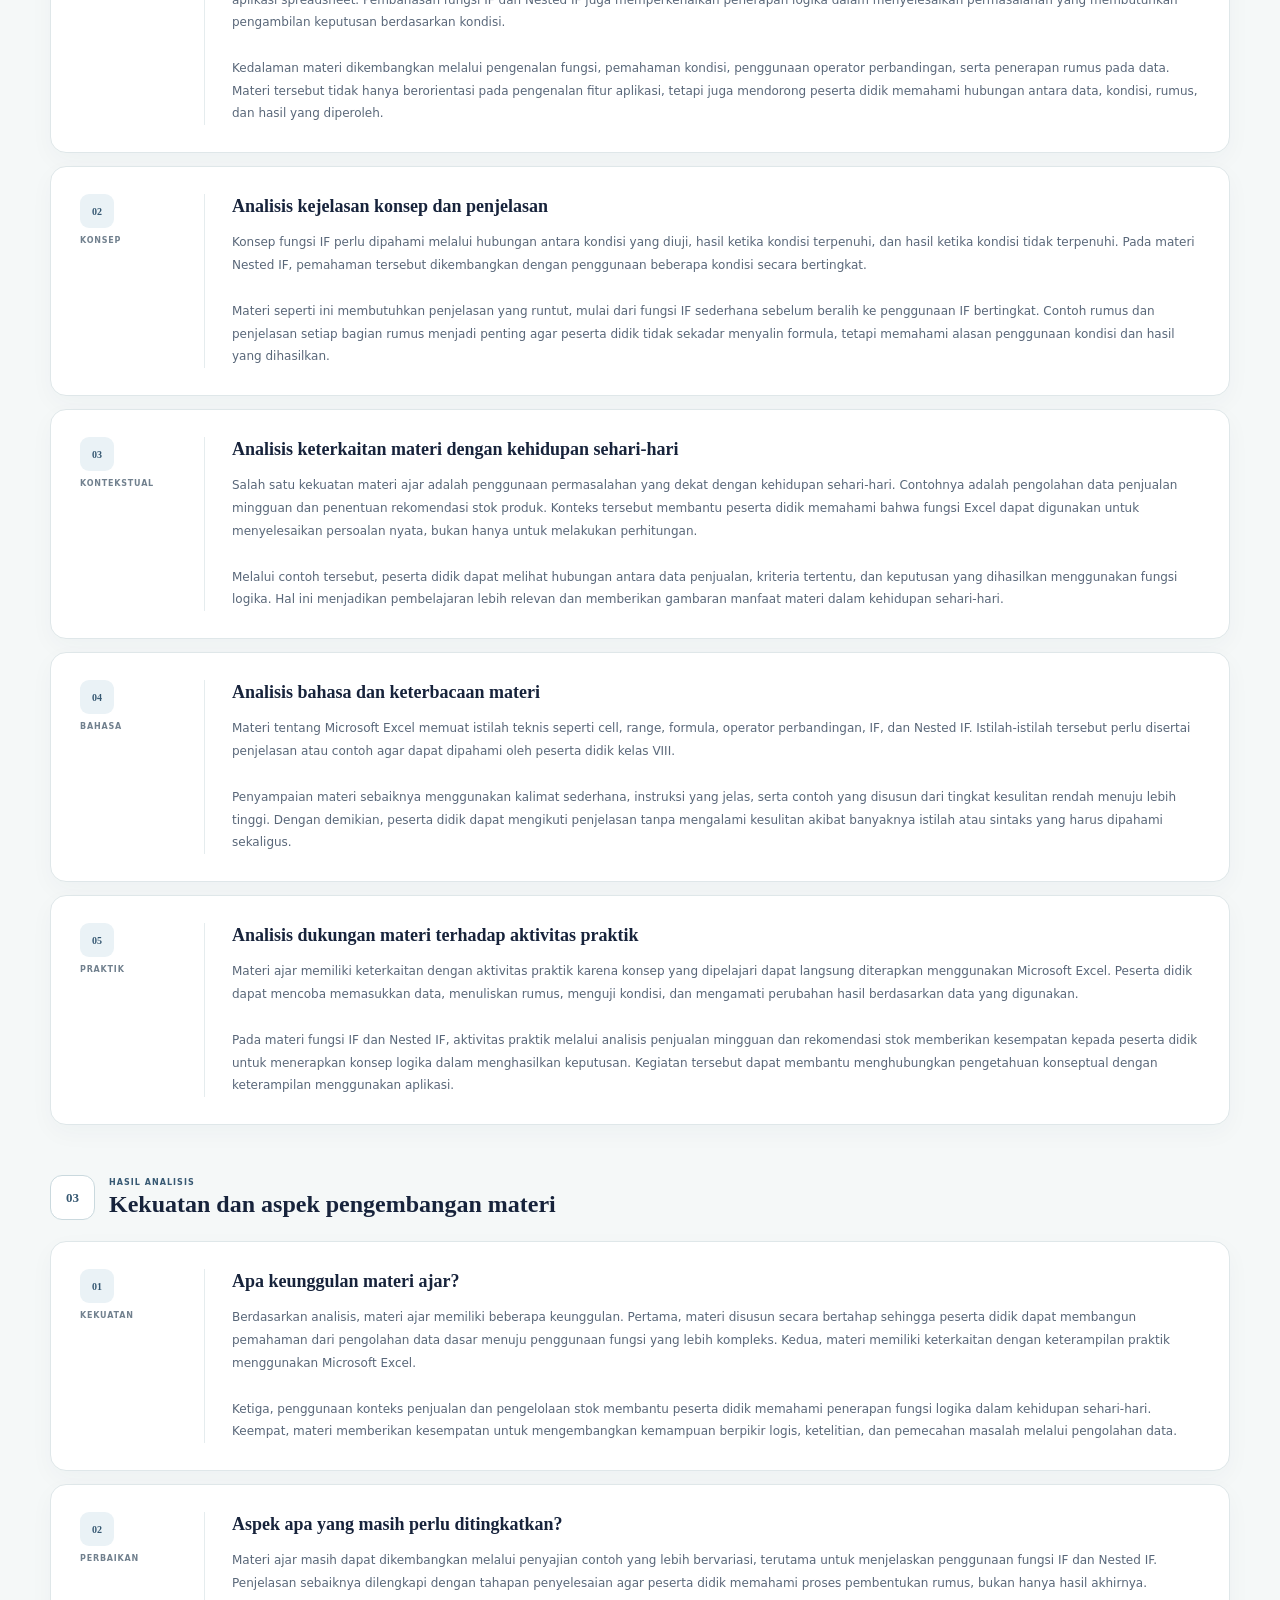
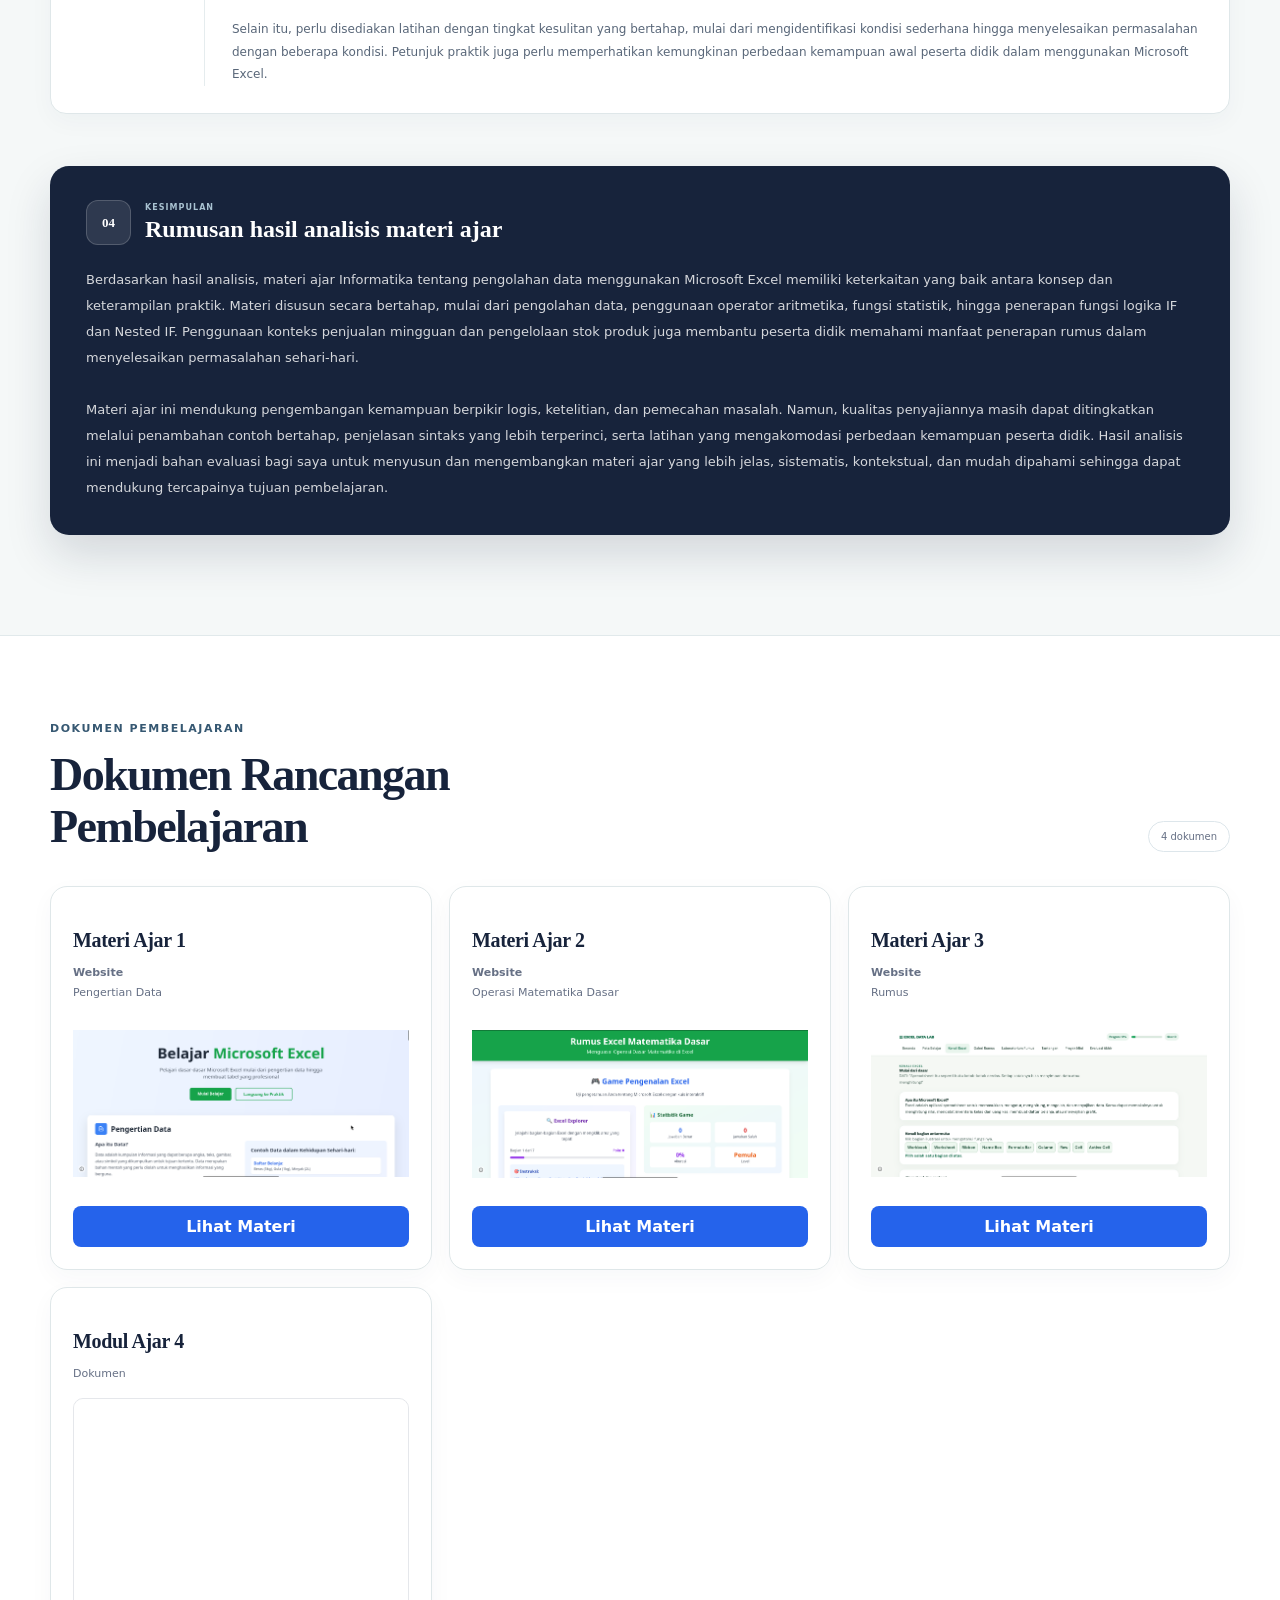
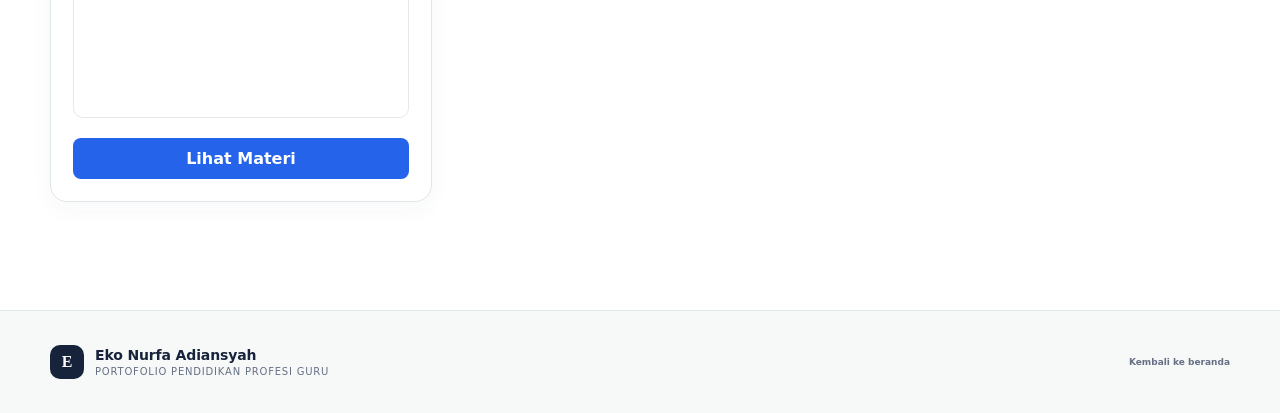
<file: materi.html>
<!doctype html>
<html lang="id">
  <head>
    <meta charset="utf-8" />
    <meta name="viewport" content="width=device-width,initial-scale=1" />
    <meta
      name="description"
      content="Portofolio Pendidikan Profesi Guru Eko Nurfa Adiansyah."
    />
    <link rel="icon" href="favicon.svg" type="image/svg+xml" />
    <link rel="stylesheet" href="assets/css/app.css" />
    <title>Materi Pembelajaran · Portofolio PPL</title>
  </head>
  <body>
    <header class="site-header">
      <div class="site-container header-inner">
        <a class="brand" href="index.html#beranda"
          ><span class="brand-mark">E</span
          ><span
            ><strong>EKNA</strong><small>Portofolio Analisis PPL</small></span
          ></a
        >
        <nav class="main-nav" data-mobile-nav>
          <a href="index.html#beranda">Beranda</a
          ><a href="index.html#portofolio">Portofolio</a
          ><a href="index.html#refleksi">Refleksi</a
          ><a href="index.html#profil">Profil</a>
        </nav>
        <button
          class="menu-button"
          data-mobile-menu
          type="button"
          aria-label="Buka navigasi"
        >
          ☰
        </button>
      </div>
    </header>
    <div class="site-shell">
      <main class="course-page">
        <section class="course-hero">
          <div class="site-container">
            <a class="breadcrumb-link" href="index.html#portofolio"
              >← Kembali ke beranda portofolio</a
            >
            <div class="course-hero-grid">
              <div>
                <h1>Analisis Materi Pembelajaran</h1>
                <p>
                  Ulasan terhadap materi pembelajaran yang digunakan sebagai
                  dasar praktik mengajar mandiri.
                </p>
              </div>
              <div class="course-summary">
                <span class="document-icon blue">▤</span><strong>4</strong
                ><small>Dokumen dipublikasikan</small>
              </div>
            </div>
          </div>
        </section>

        <section class="course-reflection-section">
          <div class="site-container">
            <!-- INTRO -->
            <div class="reflection-intro">
              <div>
                <p class="section-kicker">Analisis materi pembelajaran</p>
                <h2 class="section-title">
                  Mengkaji materi untuk pengalaman belajar yang bermakna.
                </h2>
              </div>
              <p>
                Analisis ini mengkaji materi ajar Informatika kelas VIII yang
                digunakan dalam praktik mengajar mandiri, meliputi kesesuaian
                isi materi, sistematika penyajian, penggunaan contoh
                kontekstual, serta dukungannya terhadap pemahaman dan
                keterampilan peserta didik.
              </p>
            </div>

            <!-- BAGIAN 01 -->
            <div class="reflection-group">
              <div class="reflection-group-heading">
                <span>01</span>
                <div>
                  <p>GAMBARAN UMUM</p>
                  <h3>Karakteristik materi ajar</h3>
                </div>
              </div>

              <div class="reflection-answer-list">
                <article class="reflection-answer-card">
                  <div class="reflection-answer-label">
                    <span>01</span>
                    <strong>Deskripsi</strong>
                  </div>
                  <div>
                    <h4>Bagaimana gambaran umum materi ajar yang digunakan?</h4>
                    <p style="white-space: unset !important">
                      Materi ajar yang digunakan merupakan bahan pembelajaran
                      Informatika kelas VIII dengan topik pengolahan data
                      menggunakan Microsoft Excel. Materi dikembangkan untuk
                      membantu peserta didik memahami penggunaan aplikasi
                      pengolah angka, mulai dari pengenalan data dan tabel,
                      penggunaan operator aritmetika, fungsi statistik, hingga
                      penerapan fungsi logika.
                      <br /><br />
                      Salah satu materi yang menjadi fokus pembelajaran adalah
                      Logika Percabangan pada Microsoft Excel, khususnya fungsi
                      IF sederhana dan IF bertingkat (Nested IF). Materi ini
                      mengarahkan peserta didik untuk memahami bagaimana suatu
                      kondisi dapat digunakan dalam proses pengolahan data dan
                      menghasilkan keputusan berdasarkan kriteria tertentu.
                    </p>
                  </div>
                </article>

                <article class="reflection-answer-card">
                  <div class="reflection-answer-label">
                    <span>02</span>
                    <strong>Sistematika</strong>
                  </div>
                  <div>
                    <h4>Bagaimana urutan penyajian materi ajar?</h4>
                    <p style="white-space: unset !important">
                      Materi pengolahan data menggunakan Microsoft Excel
                      memiliki alur yang bertahap. Peserta didik terlebih dahulu
                      dikenalkan pada pengolahan dan penyajian data dalam bentuk
                      tabel. Selanjutnya, peserta didik mempelajari penggunaan
                      operator aritmetika dan referensi sel untuk melakukan
                      perhitungan.
                      <br /><br />
                      Pemahaman tersebut dikembangkan melalui penggunaan fungsi
                      SUM, AVERAGE, MIN, dan MAX untuk mengolah data, kemudian
                      dilanjutkan dengan fungsi IF dan Nested IF untuk
                      menentukan hasil berdasarkan kondisi tertentu. Urutan ini
                      mendukung perkembangan pemahaman peserta didik dari
                      keterampilan dasar menuju penggunaan rumus yang lebih
                      kompleks.
                    </p>
                  </div>
                </article>
              </div>
            </div>

            <!-- BAGIAN 02 -->
            <div class="reflection-group">
              <div class="reflection-group-heading">
                <span>02</span>
                <div>
                  <p>ANALISIS ISI MATERI</p>
                  <h3>Kualitas dan penyajian materi ajar</h3>
                </div>
              </div>

              <div class="reflection-answer-list">
                <article class="reflection-answer-card">
                  <div class="reflection-answer-label">
                    <span>01</span>
                    <strong>Isi Materi</strong>
                  </div>
                  <div>
                    <h4>Analisis kesesuaian dan kedalaman materi</h4>
                    <p style="white-space: unset !important">
                      Materi yang disajikan relevan dengan pembelajaran
                      Informatika karena memberikan pengalaman kepada peserta
                      didik dalam mengolah data menggunakan aplikasi
                      spreadsheet. Pembahasan fungsi IF dan Nested IF juga
                      memperkenalkan penerapan logika dalam menyelesaikan
                      permasalahan yang membutuhkan pengambilan keputusan
                      berdasarkan kondisi.
                      <br /><br />
                      Kedalaman materi dikembangkan melalui pengenalan fungsi,
                      pemahaman kondisi, penggunaan operator perbandingan, serta
                      penerapan rumus pada data. Materi tersebut tidak hanya
                      berorientasi pada pengenalan fitur aplikasi, tetapi juga
                      mendorong peserta didik memahami hubungan antara data,
                      kondisi, rumus, dan hasil yang diperoleh.
                    </p>
                  </div>
                </article>

                <article class="reflection-answer-card">
                  <div class="reflection-answer-label">
                    <span>02</span>
                    <strong>Konsep</strong>
                  </div>
                  <div>
                    <h4>Analisis kejelasan konsep dan penjelasan</h4>
                    <p style="white-space: unset !important">
                      Konsep fungsi IF perlu dipahami melalui hubungan antara
                      kondisi yang diuji, hasil ketika kondisi terpenuhi, dan
                      hasil ketika kondisi tidak terpenuhi. Pada materi Nested
                      IF, pemahaman tersebut dikembangkan dengan penggunaan
                      beberapa kondisi secara bertingkat.
                      <br /><br />
                      Materi seperti ini membutuhkan penjelasan yang runtut,
                      mulai dari fungsi IF sederhana sebelum beralih ke
                      penggunaan IF bertingkat. Contoh rumus dan penjelasan
                      setiap bagian rumus menjadi penting agar peserta didik
                      tidak sekadar menyalin formula, tetapi memahami alasan
                      penggunaan kondisi dan hasil yang dihasilkan.
                    </p>
                  </div>
                </article>

                <article class="reflection-answer-card">
                  <div class="reflection-answer-label">
                    <span>03</span>
                    <strong>Kontekstual</strong>
                  </div>
                  <div>
                    <h4>
                      Analisis keterkaitan materi dengan kehidupan sehari-hari
                    </h4>
                    <p style="white-space: unset !important">
                      Salah satu kekuatan materi ajar adalah penggunaan
                      permasalahan yang dekat dengan kehidupan sehari-hari.
                      Contohnya adalah pengolahan data penjualan mingguan dan
                      penentuan rekomendasi stok produk. Konteks tersebut
                      membantu peserta didik memahami bahwa fungsi Excel dapat
                      digunakan untuk menyelesaikan persoalan nyata, bukan hanya
                      untuk melakukan perhitungan.
                      <br /><br />
                      Melalui contoh tersebut, peserta didik dapat melihat
                      hubungan antara data penjualan, kriteria tertentu, dan
                      keputusan yang dihasilkan menggunakan fungsi logika. Hal
                      ini menjadikan pembelajaran lebih relevan dan memberikan
                      gambaran manfaat materi dalam kehidupan sehari-hari.
                    </p>
                  </div>
                </article>

                <article class="reflection-answer-card">
                  <div class="reflection-answer-label">
                    <span>04</span>
                    <strong>Bahasa</strong>
                  </div>
                  <div>
                    <h4>Analisis bahasa dan keterbacaan materi</h4>
                    <p style="white-space: unset !important">
                      Materi tentang Microsoft Excel memuat istilah teknis
                      seperti cell, range, formula, operator perbandingan, IF,
                      dan Nested IF. Istilah-istilah tersebut perlu disertai
                      penjelasan atau contoh agar dapat dipahami oleh peserta
                      didik kelas VIII.
                      <br /><br />
                      Penyampaian materi sebaiknya menggunakan kalimat
                      sederhana, instruksi yang jelas, serta contoh yang disusun
                      dari tingkat kesulitan rendah menuju lebih tinggi. Dengan
                      demikian, peserta didik dapat mengikuti penjelasan tanpa
                      mengalami kesulitan akibat banyaknya istilah atau sintaks
                      yang harus dipahami sekaligus.
                    </p>
                  </div>
                </article>

                <article class="reflection-answer-card">
                  <div class="reflection-answer-label">
                    <span>05</span>
                    <strong>Praktik</strong>
                  </div>
                  <div>
                    <h4>Analisis dukungan materi terhadap aktivitas praktik</h4>
                    <p style="white-space: unset !important">
                      Materi ajar memiliki keterkaitan dengan aktivitas praktik
                      karena konsep yang dipelajari dapat langsung diterapkan
                      menggunakan Microsoft Excel. Peserta didik dapat mencoba
                      memasukkan data, menuliskan rumus, menguji kondisi, dan
                      mengamati perubahan hasil berdasarkan data yang digunakan.
                      <br /><br />
                      Pada materi fungsi IF dan Nested IF, aktivitas praktik
                      melalui analisis penjualan mingguan dan rekomendasi stok
                      memberikan kesempatan kepada peserta didik untuk
                      menerapkan konsep logika dalam menghasilkan keputusan.
                      Kegiatan tersebut dapat membantu menghubungkan pengetahuan
                      konseptual dengan keterampilan menggunakan aplikasi.
                    </p>
                  </div>
                </article>
              </div>
            </div>

            <!-- BAGIAN 03 -->
            <div class="reflection-group">
              <div class="reflection-group-heading">
                <span>03</span>
                <div>
                  <p>HASIL ANALISIS</p>
                  <h3>Kekuatan dan aspek pengembangan materi</h3>
                </div>
              </div>

              <div class="reflection-answer-list">
                <article class="reflection-answer-card">
                  <div class="reflection-answer-label">
                    <span>01</span>
                    <strong>Kekuatan</strong>
                  </div>
                  <div>
                    <h4>Apa keunggulan materi ajar?</h4>
                    <p style="white-space: unset !important">
                      Berdasarkan analisis, materi ajar memiliki beberapa
                      keunggulan. Pertama, materi disusun secara bertahap
                      sehingga peserta didik dapat membangun pemahaman dari
                      pengolahan data dasar menuju penggunaan fungsi yang lebih
                      kompleks. Kedua, materi memiliki keterkaitan dengan
                      keterampilan praktik menggunakan Microsoft Excel.
                      <br /><br />
                      Ketiga, penggunaan konteks penjualan dan pengelolaan stok
                      membantu peserta didik memahami penerapan fungsi logika
                      dalam kehidupan sehari-hari. Keempat, materi memberikan
                      kesempatan untuk mengembangkan kemampuan berpikir logis,
                      ketelitian, dan pemecahan masalah melalui pengolahan data.
                    </p>
                  </div>
                </article>

                <article class="reflection-answer-card">
                  <div class="reflection-answer-label">
                    <span>02</span>
                    <strong>Perbaikan</strong>
                  </div>
                  <div>
                    <h4>Aspek apa yang masih perlu ditingkatkan?</h4>
                    <p style="white-space: unset !important">
                      Materi ajar masih dapat dikembangkan melalui penyajian
                      contoh yang lebih bervariasi, terutama untuk menjelaskan
                      penggunaan fungsi IF dan Nested IF. Penjelasan sebaiknya
                      dilengkapi dengan tahapan penyelesaian agar peserta didik
                      memahami proses pembentukan rumus, bukan hanya hasil
                      akhirnya.
                      <br /><br />
                      Selain itu, perlu disediakan latihan dengan tingkat
                      kesulitan yang bertahap, mulai dari mengidentifikasi
                      kondisi sederhana hingga menyelesaikan permasalahan dengan
                      beberapa kondisi. Petunjuk praktik juga perlu
                      memperhatikan kemungkinan perbedaan kemampuan awal peserta
                      didik dalam menggunakan Microsoft Excel.
                    </p>
                  </div>
                </article>
              </div>
            </div>

            <!-- KESIMPULAN -->
            <article class="reflection-conclusion">
              <div class="reflection-group-heading">
                <span>04</span>
                <div>
                  <p>KESIMPULAN</p>
                  <h3>Rumusan hasil analisis materi ajar</h3>
                </div>
              </div>

              <p style="white-space: unset !important">
                Berdasarkan hasil analisis, materi ajar Informatika tentang
                pengolahan data menggunakan Microsoft Excel memiliki keterkaitan
                yang baik antara konsep dan keterampilan praktik. Materi disusun
                secara bertahap, mulai dari pengolahan data, penggunaan operator
                aritmetika, fungsi statistik, hingga penerapan fungsi logika IF
                dan Nested IF. Penggunaan konteks penjualan mingguan dan
                pengelolaan stok produk juga membantu peserta didik memahami
                manfaat penerapan rumus dalam menyelesaikan permasalahan
                sehari-hari.
                <br /><br />
                Materi ajar ini mendukung pengembangan kemampuan berpikir logis,
                ketelitian, dan pemecahan masalah. Namun, kualitas penyajiannya
                masih dapat ditingkatkan melalui penambahan contoh bertahap,
                penjelasan sintaks yang lebih terperinci, serta latihan yang
                mengakomodasi perbedaan kemampuan peserta didik. Hasil analisis
                ini menjadi bahan evaluasi bagi saya untuk menyusun dan
                mengembangkan materi ajar yang lebih jelas, sistematis,
                kontekstual, dan mudah dipahami sehingga dapat mendukung
                tercapainya tujuan pembelajaran.
              </p>
            </article>
          </div>
        </section>

        <section class="course-documents">
          <div class="site-container">
            <div class="section-heading-row">
              <div>
                <p class="section-kicker">Dokumen pembelajaran</p>
                <h2 class="section-title">Dokumen Rancangan Pembelajaran</h2>
              </div>
              <span class="collection-count">4 dokumen</span>
            </div>
            <div class="artifact-grid course-artifact-grid">
              <!-- Card Modul Ajar -->
              <style>
                .artifact-card img {
                  width: 100%;
                  height: 180px;
                  object-fit: contain;
                  display: block;
                  margin: 12px auto;
                  border-radius: 8px;
                }
                .artifact-card {
                  display: flex;
                  flex-direction: column;
                  height: 100%;
                }

                .artifact-card button {
                  margin-top: auto;
                }
              </style>
              <!-- Card Laporan Refleksi -->
              <div class="artifact-card">
                <h3>Materi Ajar 1</h3>
                <p><b>Website</b></p>
                <p>Pengertian Data</p>
                <!-- Preview PDF di dalam card -->
                <img src="g1.png" alt="" />
                <button
                  type="button"
                  onclick="
                    window.open(
                      'https://paksat.smpn9malang.sch.id/excel',
                      '_blank',
                    )
                  "
                >
                  Lihat Materi
                </button>
              </div>
              <!-- Card Laporan Refleksi -->
              <div class="artifact-card">
                <h3>Materi Ajar 2</h3>
                <p><b>Website</b></p>
                <p>Operasi Matematika Dasar</p>
                <!-- Preview PDF di dalam card -->
                <img src="g2.png" alt="" />
                <button
                  type="button"
                  onclick="
                    window.open(
                      'https://paksat.smpn9malang.sch.id/excelmatematika',
                      '_blank',
                    )
                  "
                >
                  Lihat Materi
                </button>
              </div>
              <div class="artifact-card">
                <h3>Materi Ajar 3</h3>
                <p><b>Website</b></p>
                <p>Rumus</p>
                <!-- Preview PDF di dalam card -->
                <img src="g3.png" alt="" />
                <button
                  type="button"
                  onclick="
                    window.open(
                      'https://paksat.smpn9malang.sch.id/labrumusexcel',
                      '_blank',
                    )
                  "
                >
                  Lihat Materi
                </button>
              </div>
              <!-- Card Laporan Refleksi -->
              <div class="artifact-card">
                <h3>Modul Ajar 4</h3>
                <p>Dokumen</p>

                <!-- Preview PDF di dalam card -->
                <div class="artifact-preview">
                  <iframe
                    src="https://docs.google.com/presentation/d/1IB8CfvwbSo18P9JbrAcMZgaSwHJ0utrR/preview"
                    title="Preview Laporan Refleksi"
                    loading="lazy"
                  >
                  </iframe>
                </div>

                <button type="button" data-pdf-open="a4">Lihat Materi</button>
              </div>
            </div>
          </div>
        </section>
      </main>
      <footer class="site-footer">
        <div class="site-container footer-inner">
          <div class="brand footer-brand">
            <span class="brand-mark">E</span
            ><span
              ><strong>Eko Nurfa Adiansyah</strong
              ><small>Portofolio Pendidikan Profesi Guru</small></span
            >
          </div>
          <a href="index.html">Kembali ke beranda</a>
        </div>
      </footer>
    </div>
    <!-- Popup PDF Modul Ajar -->

    <!-- Popup PDF Laporan Refleksi -->
    <div class="pdf-modal" id="a4">
      <div class="pdf-modal-content">
        <button
          type="button"
          class="pdf-close"
          data-pdf-close
          aria-label="Tutup"
        >
          &times;
        </button>
        <iframe
          src="https://docs.google.com/presentation/d/1IB8CfvwbSo18P9JbrAcMZgaSwHJ0utrR/preview"
          title="PDF Laporan Refleksi"
        >
        </iframe>
      </div>
    </div>
    <script src="assets/js/app.js" defer></script>
  </body>
</html>
</file>
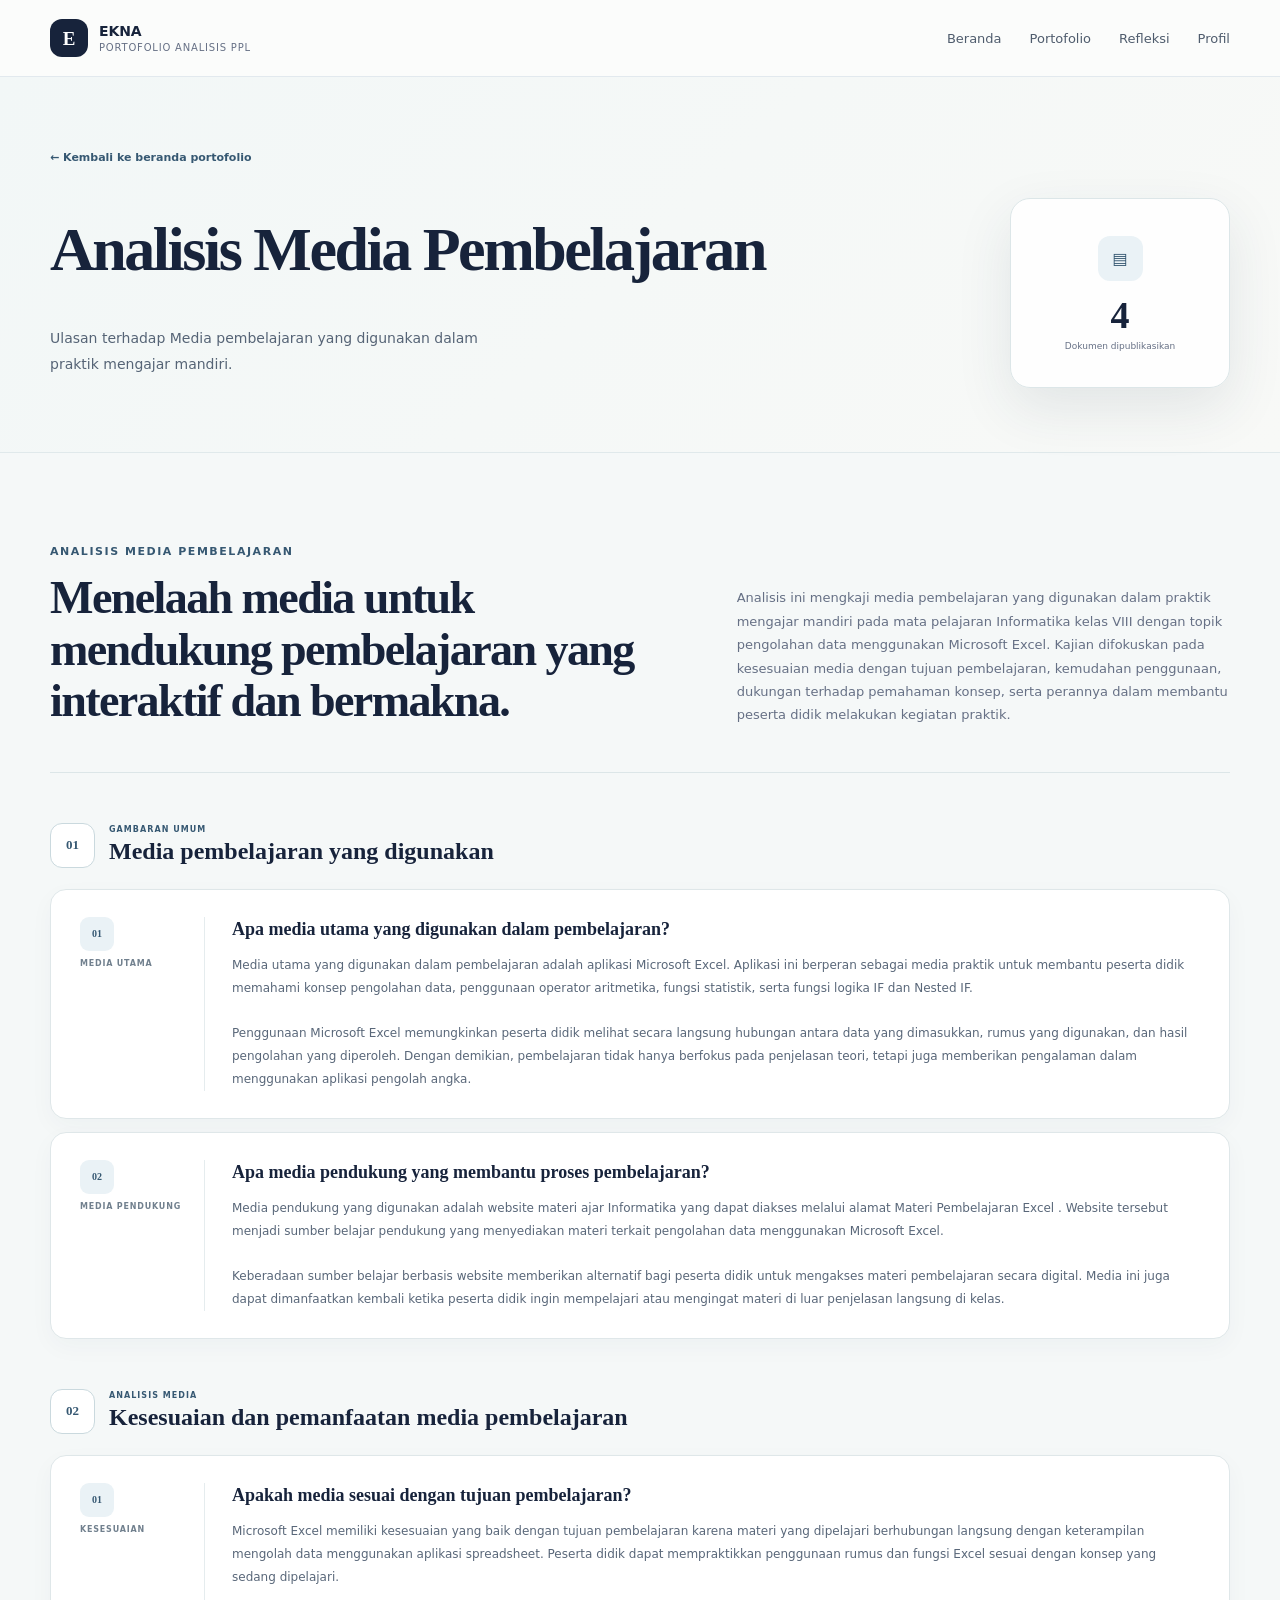
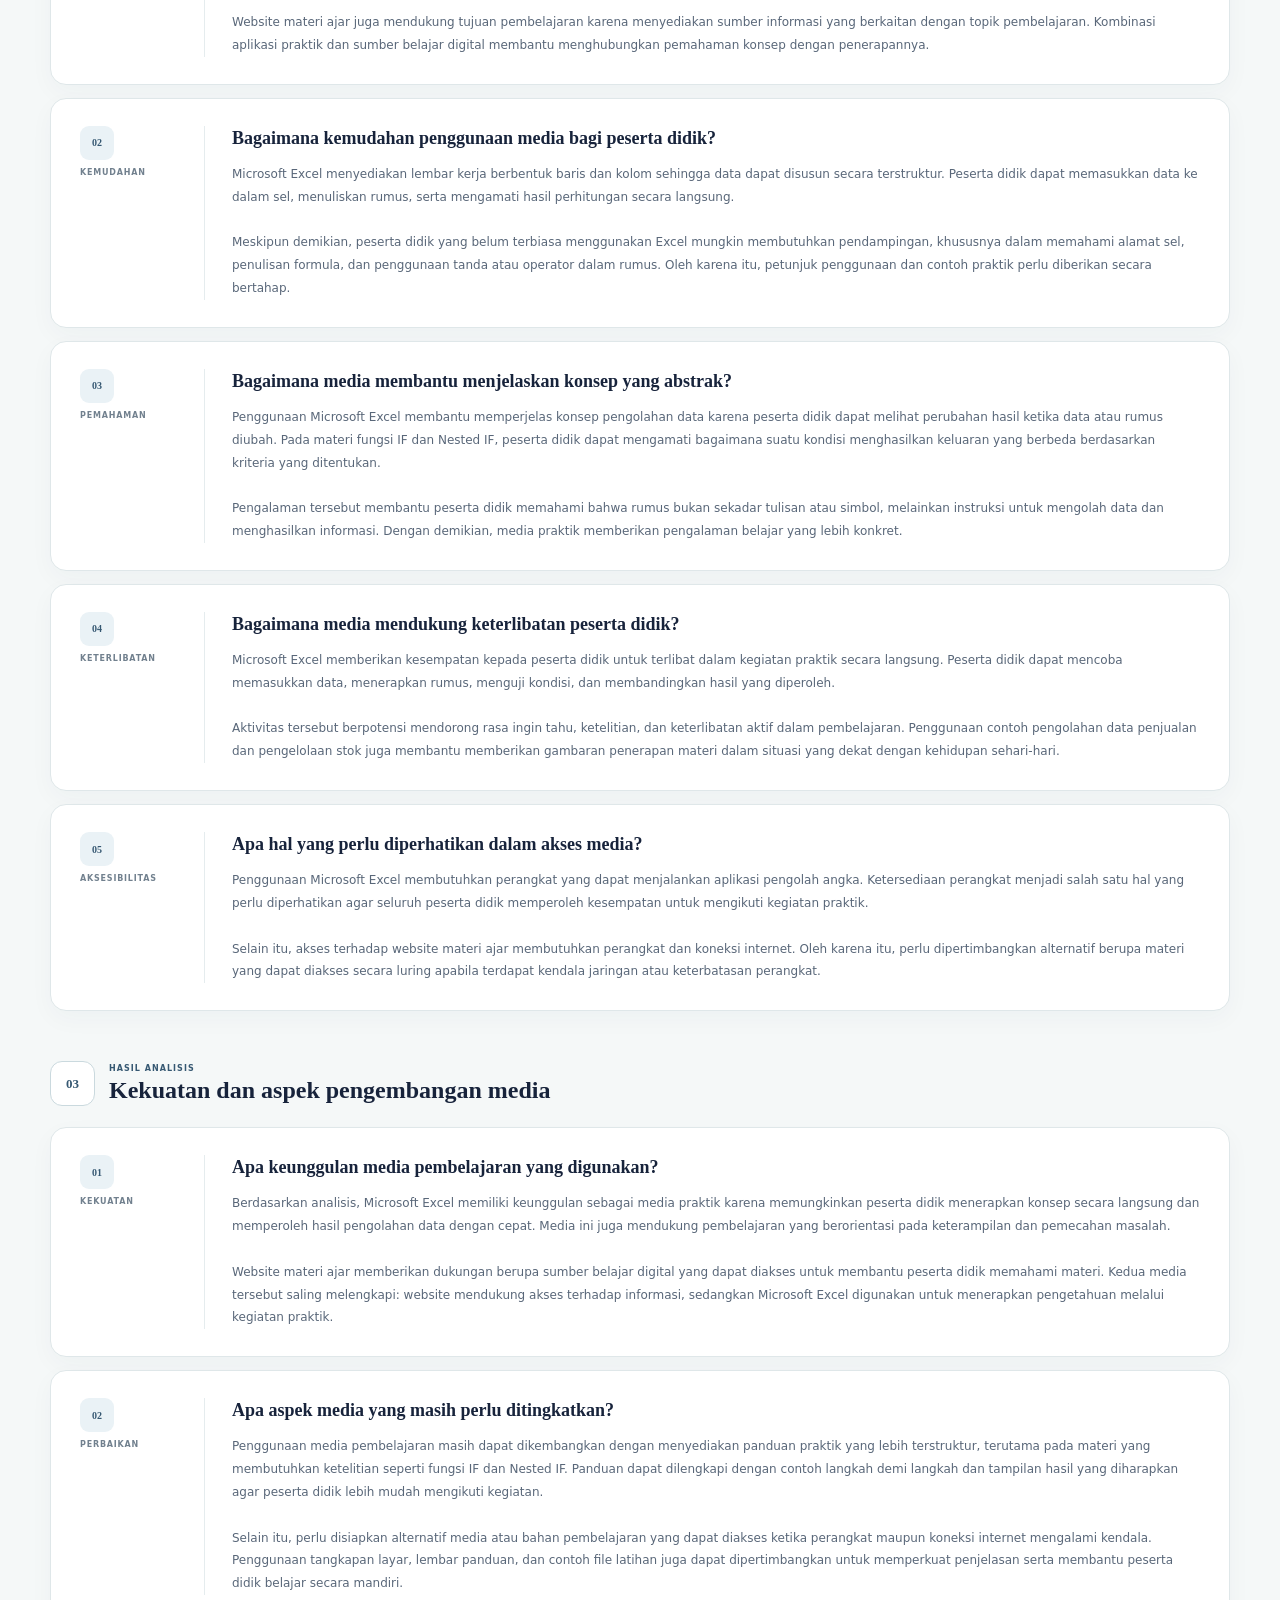
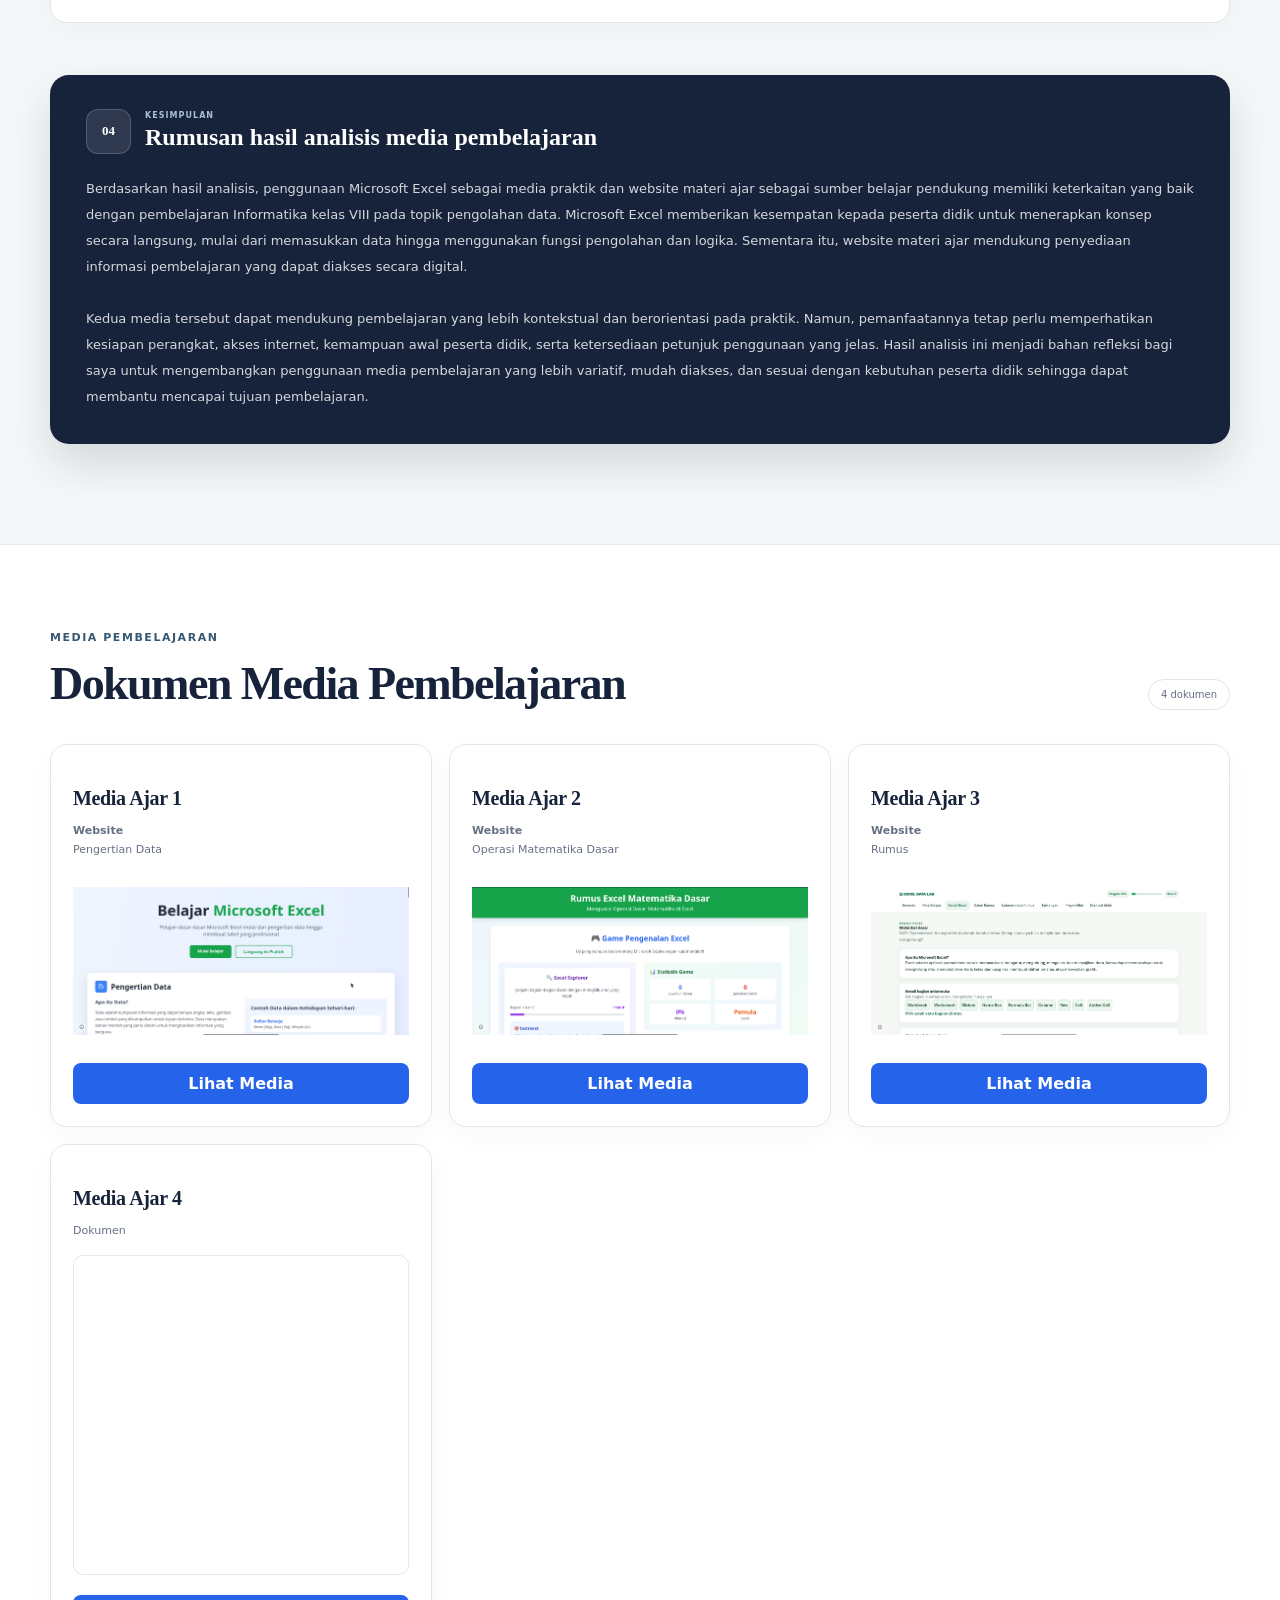
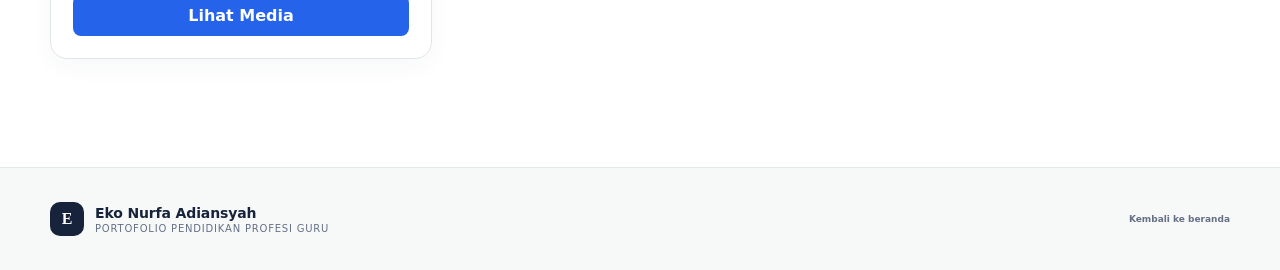
<file: media.html>
<!doctype html>
<html lang="id">
  <head>
    <meta charset="utf-8" />
    <meta name="viewport" content="width=device-width,initial-scale=1" />
    <meta
      name="description"
      content="Portofolio Pendidikan Profesi Guru Eko Nurfa Adiansyah."
    />
    <link rel="icon" href="favicon.svg" type="image/svg+xml" />
    <link rel="stylesheet" href="assets/css/app.css" />
    <title>MediaPembelajaran · Portofolio PPL</title>
  </head>
  <body>
    <header class="site-header">
      <div class="site-container header-inner">
        <a class="brand" href="index.html#beranda"
          ><span class="brand-mark">E</span
          ><span
            ><strong>EKNA</strong><small>Portofolio Analisis PPL</small></span
          ></a
        >
        <nav class="main-nav" data-mobile-nav>
          <a href="index.html#beranda">Beranda</a
          ><a href="index.html#portofolio">Portofolio</a
          ><a href="index.html#refleksi">Refleksi</a
          ><a href="index.html#profil">Profil</a>
        </nav>
        <button
          class="menu-button"
          data-mobile-menu
          type="button"
          aria-label="Buka navigasi"
        >
          ☰
        </button>
      </div>
    </header>
    <div class="site-shell">
      <main class="course-page">
        <section class="course-hero">
          <div class="site-container">
            <a class="breadcrumb-link" href="index.html#portofolio"
              >← Kembali ke beranda portofolio</a
            >
            <div class="course-hero-grid">
              <div>
                <h1>Analisis Media Pembelajaran</h1>
                <p>
                  Ulasan terhadap Media pembelajaran yang digunakan dalam
                  praktik mengajar mandiri.
                </p>
              </div>
              <div class="course-summary">
                <span class="document-icon blue">▤</span><strong>4</strong
                ><small>Dokumen dipublikasikan</small>
              </div>
            </div>
          </div>
        </section>

        <section class="course-reflection-section">
          <div class="site-container">
            <!-- INTRO -->
            <div class="reflection-intro">
              <div>
                <p class="section-kicker">Analisis media pembelajaran</p>
                <h2 class="section-title">
                  Menelaah media untuk mendukung pembelajaran yang interaktif
                  dan bermakna.
                </h2>
              </div>
              <p>
                Analisis ini mengkaji media pembelajaran yang digunakan dalam
                praktik mengajar mandiri pada mata pelajaran Informatika kelas
                VIII dengan topik pengolahan data menggunakan Microsoft Excel.
                Kajian difokuskan pada kesesuaian media dengan tujuan
                pembelajaran, kemudahan penggunaan, dukungan terhadap pemahaman
                konsep, serta perannya dalam membantu peserta didik melakukan
                kegiatan praktik.
              </p>
            </div>

            <!-- BAGIAN 01 -->
            <div class="reflection-group">
              <div class="reflection-group-heading">
                <span>01</span>
                <div>
                  <p>GAMBARAN UMUM</p>
                  <h3>Media pembelajaran yang digunakan</h3>
                </div>
              </div>

              <div class="reflection-answer-list">
                <article class="reflection-answer-card">
                  <div class="reflection-answer-label">
                    <span>01</span>
                    <strong>Media Utama</strong>
                  </div>
                  <div>
                    <h4>Apa media utama yang digunakan dalam pembelajaran?</h4>
                    <p style="white-space: unset !important">
                      Media utama yang digunakan dalam pembelajaran adalah
                      aplikasi Microsoft Excel. Aplikasi ini berperan sebagai
                      media praktik untuk membantu peserta didik memahami konsep
                      pengolahan data, penggunaan operator aritmetika, fungsi
                      statistik, serta fungsi logika IF dan Nested IF.
                      <br /><br />
                      Penggunaan Microsoft Excel memungkinkan peserta didik
                      melihat secara langsung hubungan antara data yang
                      dimasukkan, rumus yang digunakan, dan hasil pengolahan
                      yang diperoleh. Dengan demikian, pembelajaran tidak hanya
                      berfokus pada penjelasan teori, tetapi juga memberikan
                      pengalaman dalam menggunakan aplikasi pengolah angka.
                    </p>
                  </div>
                </article>

                <article class="reflection-answer-card">
                  <div class="reflection-answer-label">
                    <span>02</span>
                    <strong>Media Pendukung</strong>
                  </div>
                  <div>
                    <h4>
                      Apa media pendukung yang membantu proses pembelajaran?
                    </h4>
                    <p style="white-space: unset !important">
                      Media pendukung yang digunakan adalah website materi ajar
                      Informatika yang dapat diakses melalui alamat
                      <a
                        href="https://paksat.smpn9malang.sch.id/excel"
                        target="_blank"
                        rel="noopener noreferrer"
                      >
                        Materi Pembelajaran Excel </a
                      >. Website tersebut menjadi sumber belajar pendukung yang
                      menyediakan materi terkait pengolahan data menggunakan
                      Microsoft Excel. <br /><br />
                      Keberadaan sumber belajar berbasis website memberikan
                      alternatif bagi peserta didik untuk mengakses materi
                      pembelajaran secara digital. Media ini juga dapat
                      dimanfaatkan kembali ketika peserta didik ingin
                      mempelajari atau mengingat materi di luar penjelasan
                      langsung di kelas.
                    </p>
                  </div>
                </article>
              </div>
            </div>

            <!-- BAGIAN 02 -->
            <div class="reflection-group">
              <div class="reflection-group-heading">
                <span>02</span>
                <div>
                  <p>ANALISIS MEDIA</p>
                  <h3>Kesesuaian dan pemanfaatan media pembelajaran</h3>
                </div>
              </div>

              <div class="reflection-answer-list">
                <article class="reflection-answer-card">
                  <div class="reflection-answer-label">
                    <span>01</span>
                    <strong>Kesesuaian</strong>
                  </div>
                  <div>
                    <h4>Apakah media sesuai dengan tujuan pembelajaran?</h4>
                    <p style="white-space: unset !important">
                      Microsoft Excel memiliki kesesuaian yang baik dengan
                      tujuan pembelajaran karena materi yang dipelajari
                      berhubungan langsung dengan keterampilan mengolah data
                      menggunakan aplikasi spreadsheet. Peserta didik dapat
                      mempraktikkan penggunaan rumus dan fungsi Excel sesuai
                      dengan konsep yang sedang dipelajari.
                      <br /><br />
                      Website materi ajar juga mendukung tujuan pembelajaran
                      karena menyediakan sumber informasi yang berkaitan dengan
                      topik pembelajaran. Kombinasi aplikasi praktik dan sumber
                      belajar digital membantu menghubungkan pemahaman konsep
                      dengan penerapannya.
                    </p>
                  </div>
                </article>

                <article class="reflection-answer-card">
                  <div class="reflection-answer-label">
                    <span>02</span>
                    <strong>Kemudahan</strong>
                  </div>
                  <div>
                    <h4>
                      Bagaimana kemudahan penggunaan media bagi peserta didik?
                    </h4>
                    <p style="white-space: unset !important">
                      Microsoft Excel menyediakan lembar kerja berbentuk baris
                      dan kolom sehingga data dapat disusun secara terstruktur.
                      Peserta didik dapat memasukkan data ke dalam sel,
                      menuliskan rumus, serta mengamati hasil perhitungan secara
                      langsung.
                      <br /><br />
                      Meskipun demikian, peserta didik yang belum terbiasa
                      menggunakan Excel mungkin membutuhkan pendampingan,
                      khususnya dalam memahami alamat sel, penulisan formula,
                      dan penggunaan tanda atau operator dalam rumus. Oleh
                      karena itu, petunjuk penggunaan dan contoh praktik perlu
                      diberikan secara bertahap.
                    </p>
                  </div>
                </article>

                <article class="reflection-answer-card">
                  <div class="reflection-answer-label">
                    <span>03</span>
                    <strong>Pemahaman</strong>
                  </div>
                  <div>
                    <h4>
                      Bagaimana media membantu menjelaskan konsep yang abstrak?
                    </h4>
                    <p style="white-space: unset !important">
                      Penggunaan Microsoft Excel membantu memperjelas konsep
                      pengolahan data karena peserta didik dapat melihat
                      perubahan hasil ketika data atau rumus diubah. Pada materi
                      fungsi IF dan Nested IF, peserta didik dapat mengamati
                      bagaimana suatu kondisi menghasilkan keluaran yang berbeda
                      berdasarkan kriteria yang ditentukan.
                      <br /><br />
                      Pengalaman tersebut membantu peserta didik memahami bahwa
                      rumus bukan sekadar tulisan atau simbol, melainkan
                      instruksi untuk mengolah data dan menghasilkan informasi.
                      Dengan demikian, media praktik memberikan pengalaman
                      belajar yang lebih konkret.
                    </p>
                  </div>
                </article>

                <article class="reflection-answer-card">
                  <div class="reflection-answer-label">
                    <span>04</span>
                    <strong>Keterlibatan</strong>
                  </div>
                  <div>
                    <h4>
                      Bagaimana media mendukung keterlibatan peserta didik?
                    </h4>
                    <p style="white-space: unset !important">
                      Microsoft Excel memberikan kesempatan kepada peserta didik
                      untuk terlibat dalam kegiatan praktik secara langsung.
                      Peserta didik dapat mencoba memasukkan data, menerapkan
                      rumus, menguji kondisi, dan membandingkan hasil yang
                      diperoleh.
                      <br /><br />
                      Aktivitas tersebut berpotensi mendorong rasa ingin tahu,
                      ketelitian, dan keterlibatan aktif dalam pembelajaran.
                      Penggunaan contoh pengolahan data penjualan dan
                      pengelolaan stok juga membantu memberikan gambaran
                      penerapan materi dalam situasi yang dekat dengan kehidupan
                      sehari-hari.
                    </p>
                  </div>
                </article>

                <article class="reflection-answer-card">
                  <div class="reflection-answer-label">
                    <span>05</span>
                    <strong>Aksesibilitas</strong>
                  </div>
                  <div>
                    <h4>Apa hal yang perlu diperhatikan dalam akses media?</h4>
                    <p style="white-space: unset !important">
                      Penggunaan Microsoft Excel membutuhkan perangkat yang
                      dapat menjalankan aplikasi pengolah angka. Ketersediaan
                      perangkat menjadi salah satu hal yang perlu diperhatikan
                      agar seluruh peserta didik memperoleh kesempatan untuk
                      mengikuti kegiatan praktik.
                      <br /><br />
                      Selain itu, akses terhadap website materi ajar membutuhkan
                      perangkat dan koneksi internet. Oleh karena itu, perlu
                      dipertimbangkan alternatif berupa materi yang dapat
                      diakses secara luring apabila terdapat kendala jaringan
                      atau keterbatasan perangkat.
                    </p>
                  </div>
                </article>
              </div>
            </div>

            <!-- BAGIAN 03 -->
            <div class="reflection-group">
              <div class="reflection-group-heading">
                <span>03</span>
                <div>
                  <p>HASIL ANALISIS</p>
                  <h3>Kekuatan dan aspek pengembangan media</h3>
                </div>
              </div>

              <div class="reflection-answer-list">
                <article class="reflection-answer-card">
                  <div class="reflection-answer-label">
                    <span>01</span>
                    <strong>Kekuatan</strong>
                  </div>
                  <div>
                    <h4>Apa keunggulan media pembelajaran yang digunakan?</h4>
                    <p style="white-space: unset !important">
                      Berdasarkan analisis, Microsoft Excel memiliki keunggulan
                      sebagai media praktik karena memungkinkan peserta didik
                      menerapkan konsep secara langsung dan memperoleh hasil
                      pengolahan data dengan cepat. Media ini juga mendukung
                      pembelajaran yang berorientasi pada keterampilan dan
                      pemecahan masalah.
                      <br /><br />
                      Website materi ajar memberikan dukungan berupa sumber
                      belajar digital yang dapat diakses untuk membantu peserta
                      didik memahami materi. Kedua media tersebut saling
                      melengkapi: website mendukung akses terhadap informasi,
                      sedangkan Microsoft Excel digunakan untuk menerapkan
                      pengetahuan melalui kegiatan praktik.
                    </p>
                  </div>
                </article>

                <article class="reflection-answer-card">
                  <div class="reflection-answer-label">
                    <span>02</span>
                    <strong>Perbaikan</strong>
                  </div>
                  <div>
                    <h4>Apa aspek media yang masih perlu ditingkatkan?</h4>
                    <p style="white-space: unset !important">
                      Penggunaan media pembelajaran masih dapat dikembangkan
                      dengan menyediakan panduan praktik yang lebih terstruktur,
                      terutama pada materi yang membutuhkan ketelitian seperti
                      fungsi IF dan Nested IF. Panduan dapat dilengkapi dengan
                      contoh langkah demi langkah dan tampilan hasil yang
                      diharapkan agar peserta didik lebih mudah mengikuti
                      kegiatan.
                      <br /><br />
                      Selain itu, perlu disiapkan alternatif media atau bahan
                      pembelajaran yang dapat diakses ketika perangkat maupun
                      koneksi internet mengalami kendala. Penggunaan tangkapan
                      layar, lembar panduan, dan contoh file latihan juga dapat
                      dipertimbangkan untuk memperkuat penjelasan serta membantu
                      peserta didik belajar secara mandiri.
                    </p>
                  </div>
                </article>
              </div>
            </div>

            <!-- KESIMPULAN -->
            <article class="reflection-conclusion">
              <div class="reflection-group-heading">
                <span>04</span>
                <div>
                  <p>KESIMPULAN</p>
                  <h3>Rumusan hasil analisis media pembelajaran</h3>
                </div>
              </div>

              <p style="white-space: unset !important">
                Berdasarkan hasil analisis, penggunaan Microsoft Excel sebagai
                media praktik dan website materi ajar sebagai sumber belajar
                pendukung memiliki keterkaitan yang baik dengan pembelajaran
                Informatika kelas VIII pada topik pengolahan data. Microsoft
                Excel memberikan kesempatan kepada peserta didik untuk
                menerapkan konsep secara langsung, mulai dari memasukkan data
                hingga menggunakan fungsi pengolahan dan logika. Sementara itu,
                website materi ajar mendukung penyediaan informasi pembelajaran
                yang dapat diakses secara digital.
                <br /><br />
                Kedua media tersebut dapat mendukung pembelajaran yang lebih
                kontekstual dan berorientasi pada praktik. Namun, pemanfaatannya
                tetap perlu memperhatikan kesiapan perangkat, akses internet,
                kemampuan awal peserta didik, serta ketersediaan petunjuk
                penggunaan yang jelas. Hasil analisis ini menjadi bahan refleksi
                bagi saya untuk mengembangkan penggunaan media pembelajaran yang
                lebih variatif, mudah diakses, dan sesuai dengan kebutuhan
                peserta didik sehingga dapat membantu mencapai tujuan
                pembelajaran.
              </p>
            </article>
          </div>
        </section>

        <section class="course-documents">
          <div class="site-container">
            <div class="section-heading-row">
              <div>
                <p class="section-kicker">Media pembelajaran</p>
                <h2 class="section-title">Dokumen Media Pembelajaran</h2>
              </div>
              <span class="collection-count">4 dokumen</span>
            </div>
            <div class="artifact-grid course-artifact-grid">
              <!-- Card Modul Ajar -->
              <style>
                .artifact-card img {
                  width: 100%;
                  height: 180px;
                  object-fit: contain;
                  display: block;
                  margin: 12px auto;
                  border-radius: 8px;
                }
                .artifact-card {
                  display: flex;
                  flex-direction: column;
                  height: 100%;
                }

                .artifact-card button {
                  margin-top: auto;
                }
              </style>
              <!-- Card Laporan Refleksi -->
              <div class="artifact-card">
                <h3>Media Ajar 1</h3>
                <p><b>Website</b></p>
                <p>Pengertian Data</p>
                <!-- Preview PDF di dalam card -->
                <img src="g1.png" alt="" />
                <button
                  type="button"
                  onclick="
                    window.open(
                      'https://paksat.smpn9malang.sch.id/excel',
                      '_blank',
                    )
                  "
                >
                  Lihat Media
                </button>
              </div>
              <!-- Card Laporan Refleksi -->
              <div class="artifact-card">
                <h3>Media Ajar 2</h3>
                <p><b>Website</b></p>
                <p>Operasi Matematika Dasar</p>
                <!-- Preview PDF di dalam card -->
                <img src="g2.png" alt="" />
                <button
                  type="button"
                  onclick="
                    window.open(
                      'https://paksat.smpn9malang.sch.id/excelmatematika',
                      '_blank',
                    )
                  "
                >
                  Lihat Media
                </button>
              </div>
              <div class="artifact-card">
                <h3>Media Ajar 3</h3>
                <p><b>Website</b></p>
                <p>Rumus</p>
                <!-- Preview PDF di dalam card -->
                <img src="g3.png" alt="" />
                <button
                  type="button"
                  onclick="
                    window.open(
                      'https://paksat.smpn9malang.sch.id/labrumusexcel',
                      '_blank',
                    )
                  "
                >
                  Lihat Media
                </button>
              </div>
              <!-- Card Laporan Refleksi -->
              <div class="artifact-card">
                <h3>Media Ajar 4</h3>
                <p>Dokumen</p>

                <!-- Preview PDF di dalam card -->
                <div class="artifact-preview">
                  <iframe
                    src="https://docs.google.com/presentation/d/1IB8CfvwbSo18P9JbrAcMZgaSwHJ0utrR/preview"
                    title="Preview Laporan Refleksi"
                    loading="lazy"
                  >
                  </iframe>
                </div>

                <button type="button" data-pdf-open="a4">Lihat Media</button>
              </div>
            </div>
          </div>
        </section>
      </main>
      <footer class="site-footer">
        <div class="site-container footer-inner">
          <div class="brand footer-brand">
            <span class="brand-mark">E</span
            ><span
              ><strong>Eko Nurfa Adiansyah</strong
              ><small>Portofolio Pendidikan Profesi Guru</small></span
            >
          </div>
          <a href="index.html">Kembali ke beranda</a>
        </div>
      </footer>
    </div>
    <!-- Popup PDF Modul Ajar -->

    <!-- Popup PDF Laporan Refleksi -->
    <div class="pdf-modal" id="a4">
      <div class="pdf-modal-content">
        <button
          type="button"
          class="pdf-close"
          data-pdf-close
          aria-label="Tutup"
        >
          &times;
        </button>
        <iframe
          src="https://docs.google.com/presentation/d/1IB8CfvwbSo18P9JbrAcMZgaSwHJ0utrR/preview"
          title="PDF Laporan Refleksi"
        >
        </iframe>
      </div>
    </div>
    <script src="assets/js/app.js" defer></script>
  </body>
</html>
</file>
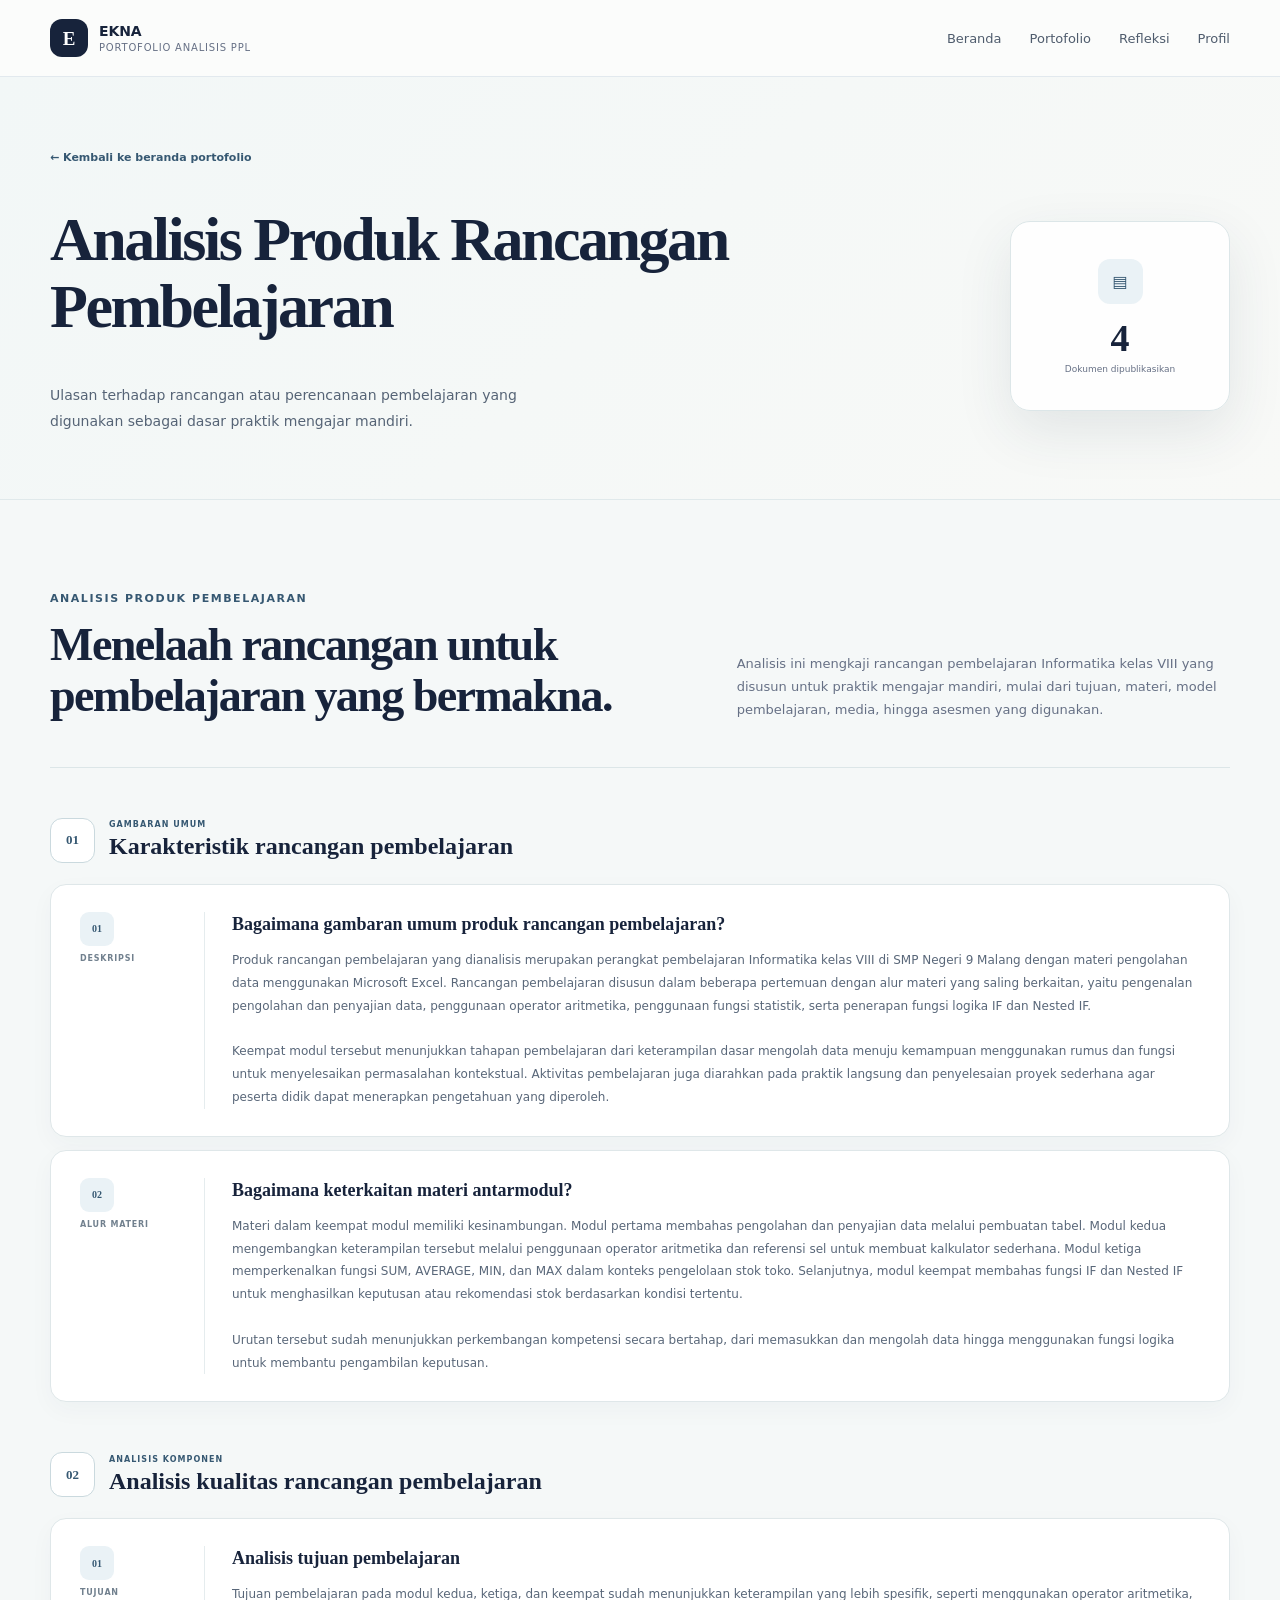
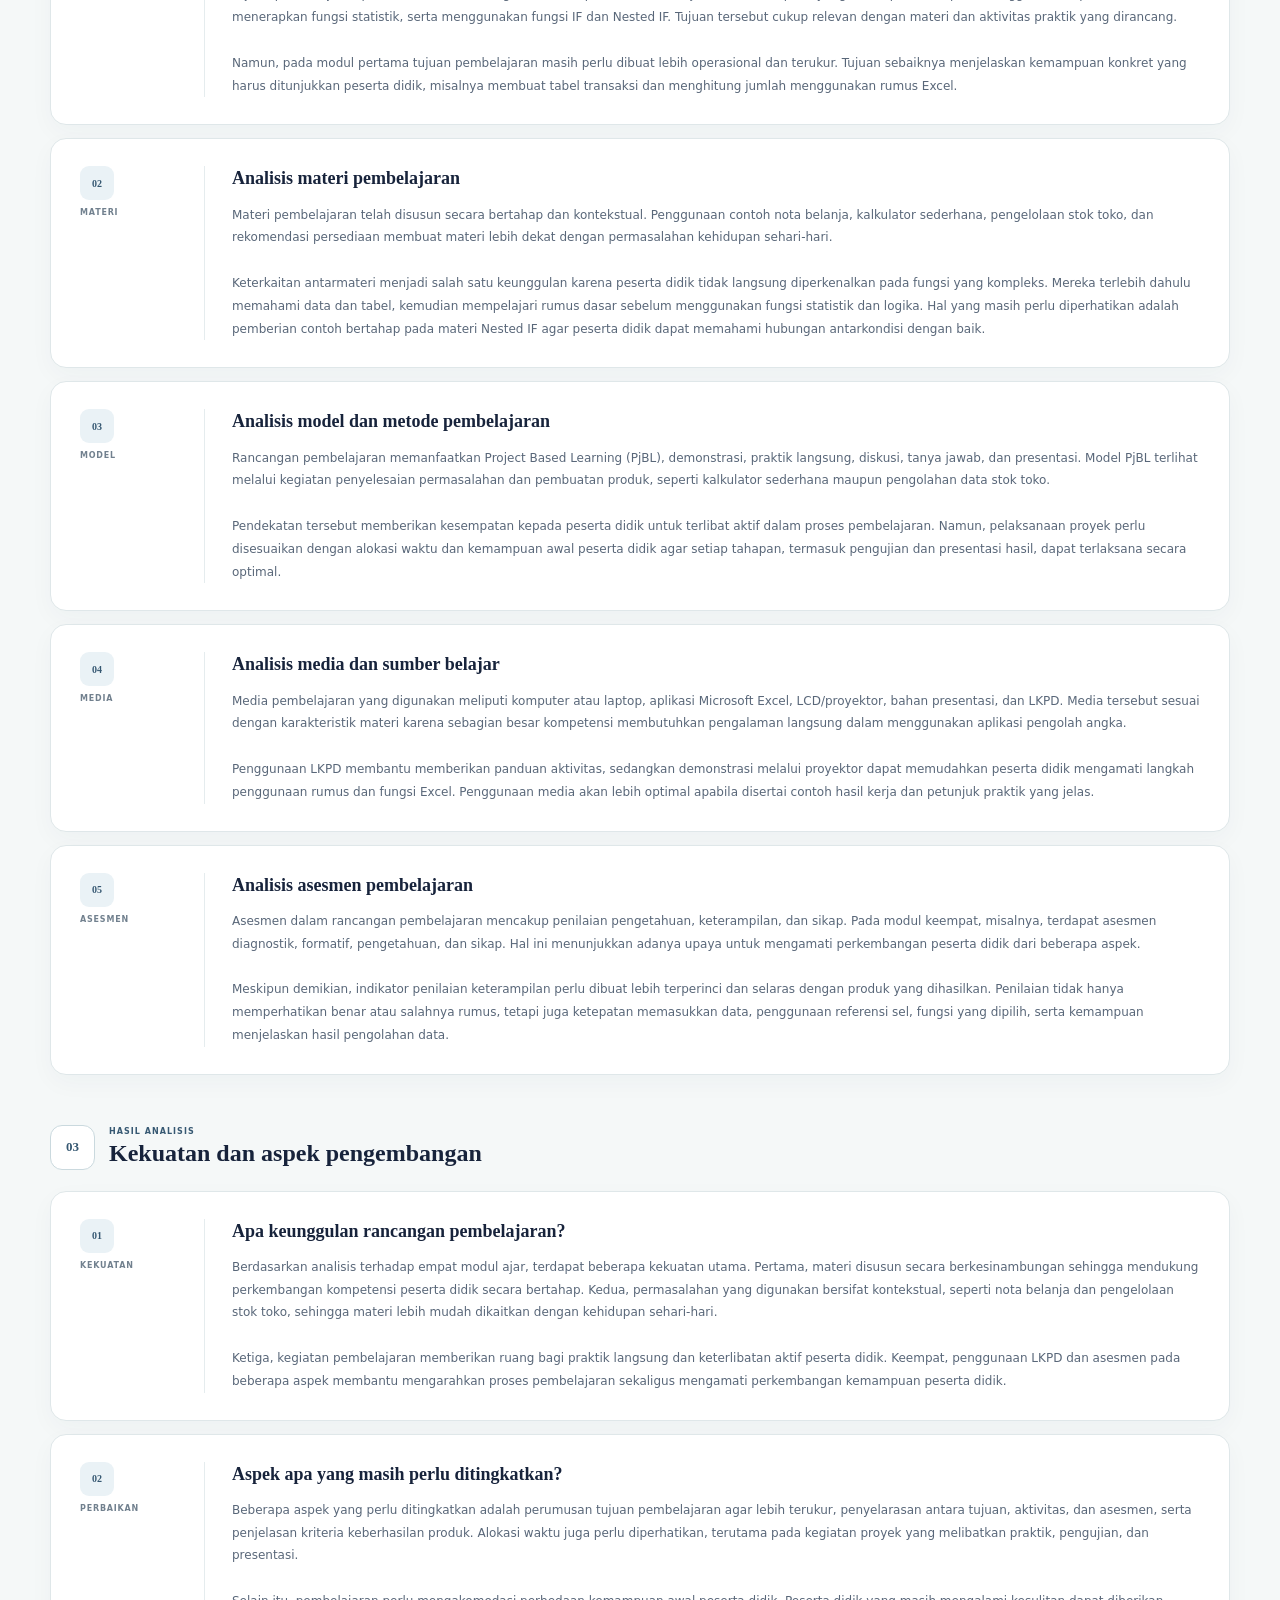
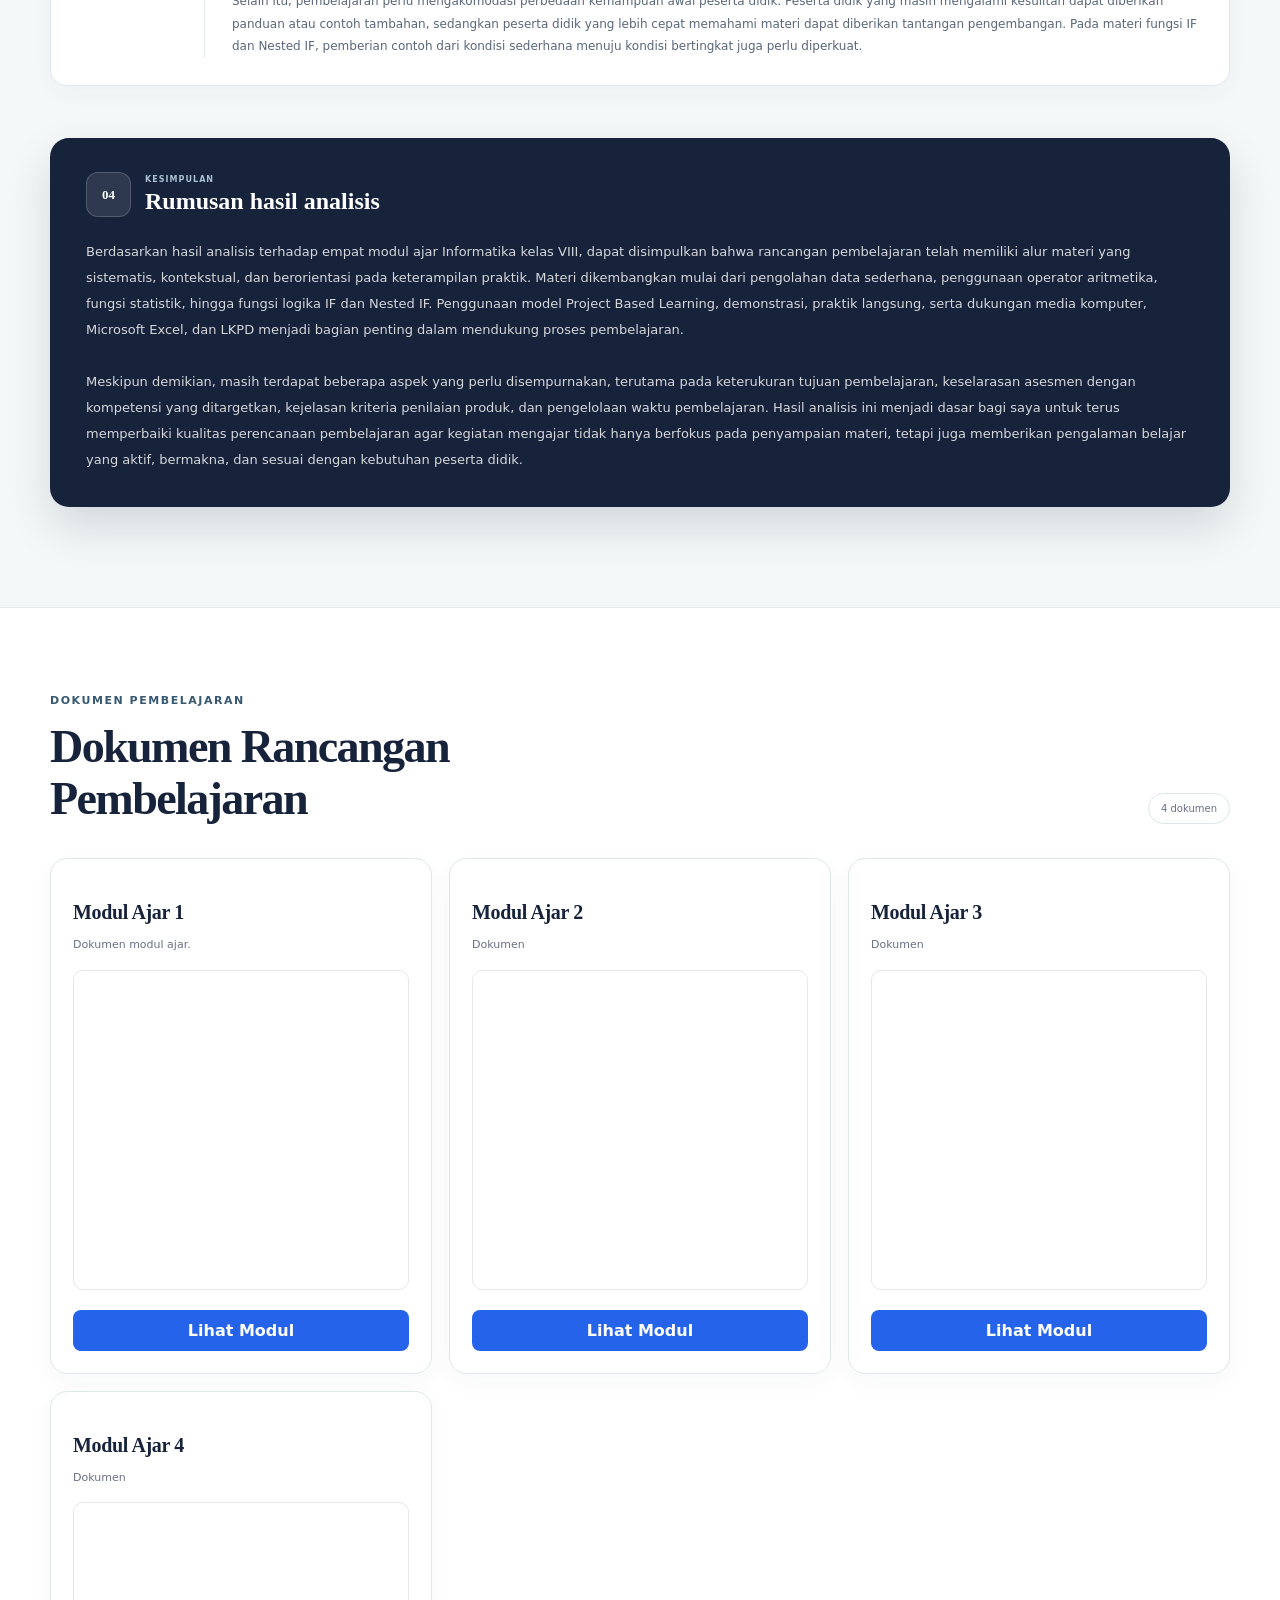
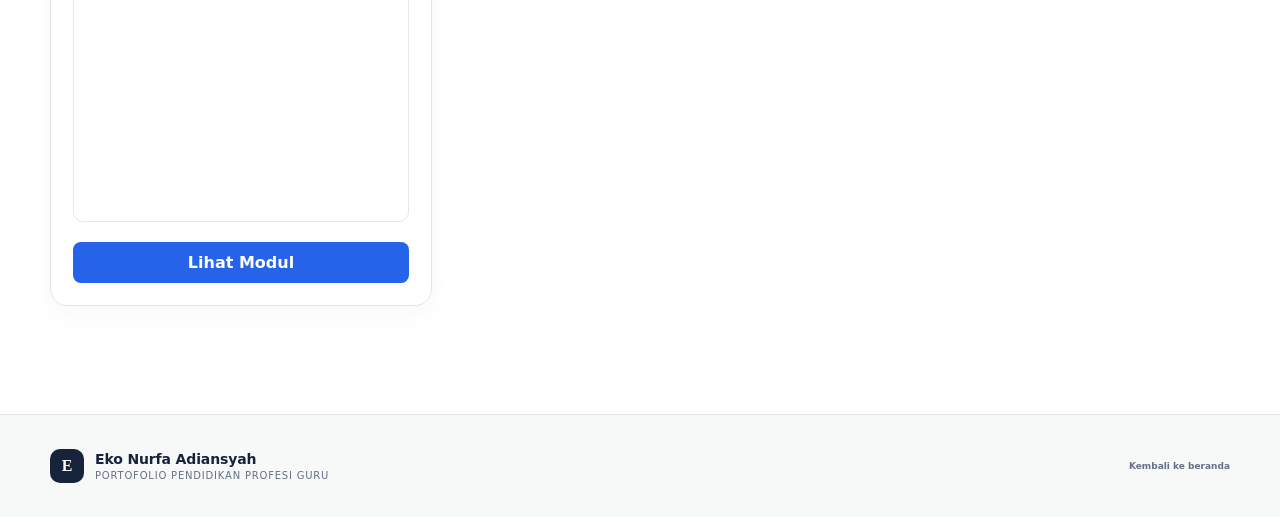
<file: produk.html>
<!doctype html>
<html lang="id">
  <head>
    <meta charset="utf-8" />
    <meta name="viewport" content="width=device-width,initial-scale=1" />
    <meta
      name="description"
      content="Portofolio Pendidikan Profesi Guru Eko Nurfa Adiansyah."
    />
    <link rel="icon" href="favicon.svg" type="image/svg+xml" />
    <link rel="stylesheet" href="assets/css/app.css" />
    <title>Produk Pembelajaran · Portofolio PPL</title>
  </head>
  <body>
    <header class="site-header">
      <div class="site-container header-inner">
        <a class="brand" href="index.html#beranda"
          ><span class="brand-mark">E</span
          ><span
            ><strong>EKNA</strong><small>Portofolio Analisis PPL</small></span
          ></a
        >
        <nav class="main-nav" data-mobile-nav>
          <a href="index.html#beranda">Beranda</a
          ><a href="index.html#portofolio">Portofolio</a
          ><a href="index.html#refleksi">Refleksi</a
          ><a href="index.html#profil">Profil</a>
        </nav>
        <button
          class="menu-button"
          data-mobile-menu
          type="button"
          aria-label="Buka navigasi"
        >
          ☰
        </button>
      </div>
    </header>
    <div class="site-shell">
      <main class="course-page">
        <section class="course-hero">
          <div class="site-container">
            <a class="breadcrumb-link" href="index.html#portofolio"
              >← Kembali ke beranda portofolio</a
            >
            <div class="course-hero-grid">
              <div>
                <h1>Analisis Produk Rancangan Pembelajaran</h1>
                <p>
                  Ulasan terhadap rancangan atau perencanaan pembelajaran yang
                  digunakan sebagai dasar praktik mengajar mandiri.
                </p>
              </div>
              <div class="course-summary">
                <span class="document-icon blue">▤</span><strong>4</strong
                ><small>Dokumen dipublikasikan</small>
              </div>
            </div>
          </div>
        </section>

        <section class="course-reflection-section">
          <div class="site-container">
            <!-- INTRO -->
            <div class="reflection-intro">
              <div>
                <p class="section-kicker">Analisis produk pembelajaran</p>
                <h2 class="section-title">
                  Menelaah rancangan untuk pembelajaran yang bermakna.
                </h2>
              </div>
              <p>
                Analisis ini mengkaji rancangan pembelajaran Informatika kelas
                VIII yang disusun untuk praktik mengajar mandiri, mulai dari
                tujuan, materi, model pembelajaran, media, hingga asesmen yang
                digunakan.
              </p>
            </div>

            <!-- BAGIAN 01 -->
            <div class="reflection-group">
              <div class="reflection-group-heading">
                <span>01</span>
                <div>
                  <p>GAMBARAN UMUM</p>
                  <h3>Karakteristik rancangan pembelajaran</h3>
                </div>
              </div>

              <div class="reflection-answer-list">
                <article class="reflection-answer-card">
                  <div class="reflection-answer-label">
                    <span>01</span>
                    <strong>Deskripsi</strong>
                  </div>
                  <div>
                    <h4>
                      Bagaimana gambaran umum produk rancangan pembelajaran?
                    </h4>
                    <p style="white-space: unset !important">
                      Produk rancangan pembelajaran yang dianalisis merupakan
                      perangkat pembelajaran Informatika kelas VIII di SMP
                      Negeri 9 Malang dengan materi pengolahan data menggunakan
                      Microsoft Excel. Rancangan pembelajaran disusun dalam
                      beberapa pertemuan dengan alur materi yang saling
                      berkaitan, yaitu pengenalan pengolahan dan penyajian data,
                      penggunaan operator aritmetika, penggunaan fungsi
                      statistik, serta penerapan fungsi logika IF dan Nested IF.
                      <br /><br />
                      Keempat modul tersebut menunjukkan tahapan pembelajaran
                      dari keterampilan dasar mengolah data menuju kemampuan
                      menggunakan rumus dan fungsi untuk menyelesaikan
                      permasalahan kontekstual. Aktivitas pembelajaran juga
                      diarahkan pada praktik langsung dan penyelesaian proyek
                      sederhana agar peserta didik dapat menerapkan pengetahuan
                      yang diperoleh.
                    </p>
                  </div>
                </article>

                <article class="reflection-answer-card">
                  <div class="reflection-answer-label">
                    <span>02</span>
                    <strong>Alur Materi</strong>
                  </div>
                  <div>
                    <h4>Bagaimana keterkaitan materi antarmodul?</h4>
                    <p style="white-space: unset !important">
                      Materi dalam keempat modul memiliki kesinambungan. Modul
                      pertama membahas pengolahan dan penyajian data melalui
                      pembuatan tabel. Modul kedua mengembangkan keterampilan
                      tersebut melalui penggunaan operator aritmetika dan
                      referensi sel untuk membuat kalkulator sederhana. Modul
                      ketiga memperkenalkan fungsi SUM, AVERAGE, MIN, dan MAX
                      dalam konteks pengelolaan stok toko. Selanjutnya, modul
                      keempat membahas fungsi IF dan Nested IF untuk
                      menghasilkan keputusan atau rekomendasi stok berdasarkan
                      kondisi tertentu.
                      <br /><br />
                      Urutan tersebut sudah menunjukkan perkembangan kompetensi
                      secara bertahap, dari memasukkan dan mengolah data hingga
                      menggunakan fungsi logika untuk membantu pengambilan
                      keputusan.
                    </p>
                  </div>
                </article>
              </div>
            </div>

            <!-- BAGIAN 02 -->
            <div class="reflection-group">
              <div class="reflection-group-heading">
                <span>02</span>
                <div>
                  <p>ANALISIS KOMPONEN</p>
                  <h3>Analisis kualitas rancangan pembelajaran</h3>
                </div>
              </div>

              <div class="reflection-answer-list">
                <article class="reflection-answer-card">
                  <div class="reflection-answer-label">
                    <span>01</span>
                    <strong>Tujuan</strong>
                  </div>
                  <div>
                    <h4>Analisis tujuan pembelajaran</h4>
                    <p style="white-space: unset !important">
                      Tujuan pembelajaran pada modul kedua, ketiga, dan keempat
                      sudah menunjukkan keterampilan yang lebih spesifik,
                      seperti menggunakan operator aritmetika, menerapkan fungsi
                      statistik, serta menggunakan fungsi IF dan Nested IF.
                      Tujuan tersebut cukup relevan dengan materi dan aktivitas
                      praktik yang dirancang.
                      <br /><br />
                      Namun, pada modul pertama tujuan pembelajaran masih perlu
                      dibuat lebih operasional dan terukur. Tujuan sebaiknya
                      menjelaskan kemampuan konkret yang harus ditunjukkan
                      peserta didik, misalnya membuat tabel transaksi dan
                      menghitung jumlah menggunakan rumus Excel.
                    </p>
                  </div>
                </article>

                <article class="reflection-answer-card">
                  <div class="reflection-answer-label">
                    <span>02</span>
                    <strong>Materi</strong>
                  </div>
                  <div>
                    <h4>Analisis materi pembelajaran</h4>
                    <p style="white-space: unset !important">
                      Materi pembelajaran telah disusun secara bertahap dan
                      kontekstual. Penggunaan contoh nota belanja, kalkulator
                      sederhana, pengelolaan stok toko, dan rekomendasi
                      persediaan membuat materi lebih dekat dengan permasalahan
                      kehidupan sehari-hari.
                      <br /><br />
                      Keterkaitan antarmateri menjadi salah satu keunggulan
                      karena peserta didik tidak langsung diperkenalkan pada
                      fungsi yang kompleks. Mereka terlebih dahulu memahami data
                      dan tabel, kemudian mempelajari rumus dasar sebelum
                      menggunakan fungsi statistik dan logika. Hal yang masih
                      perlu diperhatikan adalah pemberian contoh bertahap pada
                      materi Nested IF agar peserta didik dapat memahami
                      hubungan antarkondisi dengan baik.
                    </p>
                  </div>
                </article>

                <article class="reflection-answer-card">
                  <div class="reflection-answer-label">
                    <span>03</span>
                    <strong>Model</strong>
                  </div>
                  <div>
                    <h4>Analisis model dan metode pembelajaran</h4>
                    <p style="white-space: unset !important">
                      Rancangan pembelajaran memanfaatkan Project Based Learning
                      (PjBL), demonstrasi, praktik langsung, diskusi, tanya
                      jawab, dan presentasi. Model PjBL terlihat melalui
                      kegiatan penyelesaian permasalahan dan pembuatan produk,
                      seperti kalkulator sederhana maupun pengolahan data stok
                      toko.
                      <br /><br />
                      Pendekatan tersebut memberikan kesempatan kepada peserta
                      didik untuk terlibat aktif dalam proses pembelajaran.
                      Namun, pelaksanaan proyek perlu disesuaikan dengan alokasi
                      waktu dan kemampuan awal peserta didik agar setiap
                      tahapan, termasuk pengujian dan presentasi hasil, dapat
                      terlaksana secara optimal.
                    </p>
                  </div>
                </article>

                <article class="reflection-answer-card">
                  <div class="reflection-answer-label">
                    <span>04</span>
                    <strong>Media</strong>
                  </div>
                  <div>
                    <h4>Analisis media dan sumber belajar</h4>
                    <p style="white-space: unset !important">
                      Media pembelajaran yang digunakan meliputi komputer atau
                      laptop, aplikasi Microsoft Excel, LCD/proyektor, bahan
                      presentasi, dan LKPD. Media tersebut sesuai dengan
                      karakteristik materi karena sebagian besar kompetensi
                      membutuhkan pengalaman langsung dalam menggunakan aplikasi
                      pengolah angka.
                      <br /><br />
                      Penggunaan LKPD membantu memberikan panduan aktivitas,
                      sedangkan demonstrasi melalui proyektor dapat memudahkan
                      peserta didik mengamati langkah penggunaan rumus dan
                      fungsi Excel. Penggunaan media akan lebih optimal apabila
                      disertai contoh hasil kerja dan petunjuk praktik yang
                      jelas.
                    </p>
                  </div>
                </article>

                <article class="reflection-answer-card">
                  <div class="reflection-answer-label">
                    <span>05</span>
                    <strong>Asesmen</strong>
                  </div>
                  <div>
                    <h4>Analisis asesmen pembelajaran</h4>
                    <p style="white-space: unset !important">
                      Asesmen dalam rancangan pembelajaran mencakup penilaian
                      pengetahuan, keterampilan, dan sikap. Pada modul keempat,
                      misalnya, terdapat asesmen diagnostik, formatif,
                      pengetahuan, dan sikap. Hal ini menunjukkan adanya upaya
                      untuk mengamati perkembangan peserta didik dari beberapa
                      aspek.
                      <br /><br />
                      Meskipun demikian, indikator penilaian keterampilan perlu
                      dibuat lebih terperinci dan selaras dengan produk yang
                      dihasilkan. Penilaian tidak hanya memperhatikan benar atau
                      salahnya rumus, tetapi juga ketepatan memasukkan data,
                      penggunaan referensi sel, fungsi yang dipilih, serta
                      kemampuan menjelaskan hasil pengolahan data.
                    </p>
                  </div>
                </article>
              </div>
            </div>

            <!-- BAGIAN 03 -->
            <div class="reflection-group">
              <div class="reflection-group-heading">
                <span>03</span>
                <div>
                  <p>HASIL ANALISIS</p>
                  <h3>Kekuatan dan aspek pengembangan</h3>
                </div>
              </div>

              <div class="reflection-answer-list">
                <article class="reflection-answer-card">
                  <div class="reflection-answer-label">
                    <span>01</span>
                    <strong>Kekuatan</strong>
                  </div>
                  <div>
                    <h4>Apa keunggulan rancangan pembelajaran?</h4>
                    <p style="white-space: unset !important">
                      Berdasarkan analisis terhadap empat modul ajar, terdapat
                      beberapa kekuatan utama. Pertama, materi disusun secara
                      berkesinambungan sehingga mendukung perkembangan
                      kompetensi peserta didik secara bertahap. Kedua,
                      permasalahan yang digunakan bersifat kontekstual, seperti
                      nota belanja dan pengelolaan stok toko, sehingga materi
                      lebih mudah dikaitkan dengan kehidupan sehari-hari.
                      <br /><br />
                      Ketiga, kegiatan pembelajaran memberikan ruang bagi
                      praktik langsung dan keterlibatan aktif peserta didik.
                      Keempat, penggunaan LKPD dan asesmen pada beberapa aspek
                      membantu mengarahkan proses pembelajaran sekaligus
                      mengamati perkembangan kemampuan peserta didik.
                    </p>
                  </div>
                </article>

                <article class="reflection-answer-card">
                  <div class="reflection-answer-label">
                    <span>02</span>
                    <strong>Perbaikan</strong>
                  </div>
                  <div>
                    <h4>Aspek apa yang masih perlu ditingkatkan?</h4>
                    <p style="white-space: unset !important">
                      Beberapa aspek yang perlu ditingkatkan adalah perumusan
                      tujuan pembelajaran agar lebih terukur, penyelarasan
                      antara tujuan, aktivitas, dan asesmen, serta penjelasan
                      kriteria keberhasilan produk. Alokasi waktu juga perlu
                      diperhatikan, terutama pada kegiatan proyek yang
                      melibatkan praktik, pengujian, dan presentasi.
                      <br /><br />
                      Selain itu, pembelajaran perlu mengakomodasi perbedaan
                      kemampuan awal peserta didik. Peserta didik yang masih
                      mengalami kesulitan dapat diberikan panduan atau contoh
                      tambahan, sedangkan peserta didik yang lebih cepat
                      memahami materi dapat diberikan tantangan pengembangan.
                      Pada materi fungsi IF dan Nested IF, pemberian contoh dari
                      kondisi sederhana menuju kondisi bertingkat juga perlu
                      diperkuat.
                    </p>
                  </div>
                </article>
              </div>
            </div>

            <!-- KESIMPULAN -->
            <article class="reflection-conclusion">
              <div class="reflection-group-heading">
                <span>04</span>
                <div>
                  <p>KESIMPULAN</p>
                  <h3>Rumusan hasil analisis</h3>
                </div>
              </div>

              <p style="white-space: unset !important">
                Berdasarkan hasil analisis terhadap empat modul ajar Informatika
                kelas VIII, dapat disimpulkan bahwa rancangan pembelajaran telah
                memiliki alur materi yang sistematis, kontekstual, dan
                berorientasi pada keterampilan praktik. Materi dikembangkan
                mulai dari pengolahan data sederhana, penggunaan operator
                aritmetika, fungsi statistik, hingga fungsi logika IF dan Nested
                IF. Penggunaan model Project Based Learning, demonstrasi,
                praktik langsung, serta dukungan media komputer, Microsoft
                Excel, dan LKPD menjadi bagian penting dalam mendukung proses
                pembelajaran.
                <br /><br />
                Meskipun demikian, masih terdapat beberapa aspek yang perlu
                disempurnakan, terutama pada keterukuran tujuan pembelajaran,
                keselarasan asesmen dengan kompetensi yang ditargetkan,
                kejelasan kriteria penilaian produk, dan pengelolaan waktu
                pembelajaran. Hasil analisis ini menjadi dasar bagi saya untuk
                terus memperbaiki kualitas perencanaan pembelajaran agar
                kegiatan mengajar tidak hanya berfokus pada penyampaian materi,
                tetapi juga memberikan pengalaman belajar yang aktif, bermakna,
                dan sesuai dengan kebutuhan peserta didik.
              </p>
            </article>
          </div>
        </section>

        <section class="course-documents">
          <div class="site-container">
            <div class="section-heading-row">
              <div>
                <p class="section-kicker">Dokumen pembelajaran</p>
                <h2 class="section-title">Dokumen Rancangan Pembelajaran</h2>
              </div>
              <span class="collection-count">4 dokumen</span>
            </div>
            <div class="artifact-grid course-artifact-grid">
              <!-- Card Modul Ajar -->
              <div class="artifact-card">
                <h3>Modul Ajar 1</h3>
                <p>Dokumen modul ajar.</p>

                <!-- Preview PDF di dalam card -->
                <div class="artifact-preview">
                  <iframe
                    src="https://drive.google.com/file/d/1mLfWHHSutYIxrVpPmVXbP6bk3AxG_T_6/preview"
                    title="Preview Modul Ajar"
                    loading="lazy"
                  >
                  </iframe>
                </div>

                <button type="button" data-pdf-open="a1">Lihat Modul</button>
              </div>

              <!-- Card Laporan Refleksi -->
              <div class="artifact-card">
                <h3>Modul Ajar 2</h3>
                <p>Dokumen</p>

                <!-- Preview PDF di dalam card -->
                <div class="artifact-preview">
                  <iframe
                    src="https://drive.google.com/file/d/1u8x-DkZEjJLwk2dmBVF4VkWkoEszQKvL/preview"
                    title="Preview Laporan Refleksi"
                    loading="lazy"
                  >
                  </iframe>
                </div>

                <button type="button" data-pdf-open="a2">Lihat Modul</button>
              </div>
              <!-- Card Laporan Refleksi -->
              <div class="artifact-card">
                <h3>Modul Ajar 3</h3>
                <p>Dokumen</p>

                <!-- Preview PDF di dalam card -->
                <div class="artifact-preview">
                  <iframe
                    src="https://drive.google.com/file/d/1nbeQtFeSwwmchfUk8Rz7qsys4eTJA6-L/preview"
                    title="Preview Laporan Refleksi"
                    loading="lazy"
                  >
                  </iframe>
                </div>

                <button type="button" data-pdf-open="a3">Lihat Modul</button>
              </div>
              <!-- Card Laporan Refleksi -->
              <div class="artifact-card">
                <h3>Modul Ajar 4</h3>
                <p>Dokumen</p>

                <!-- Preview PDF di dalam card -->
                <div class="artifact-preview">
                  <iframe
                    src="https://drive.google.com/file/d/1xneAd9xeYpaPmM1S3V3e9OAAZt9sDAbA/preview"
                    title="Preview Laporan Refleksi"
                    loading="lazy"
                  >
                  </iframe>
                </div>

                <button type="button" data-pdf-open="a4">Lihat Modul</button>
              </div>
            </div>
          </div>
        </section>
      </main>
      <footer class="site-footer">
        <div class="site-container footer-inner">
          <div class="brand footer-brand">
            <span class="brand-mark">E</span
            ><span
              ><strong>Eko Nurfa Adiansyah</strong
              ><small>Portofolio Pendidikan Profesi Guru</small></span
            >
          </div>
          <a href="index.html">Kembali ke beranda</a>
        </div>
      </footer>
    </div>
    <!-- Popup PDF Modul Ajar -->
    <div class="pdf-modal" id="a1">
      <div class="pdf-modal-content">
        <button
          type="button"
          class="pdf-close"
          data-pdf-close
          aria-label="Tutup"
        >
          &times;
        </button>
        <iframe
          src="https://drive.google.com/file/d/1mLfWHHSutYIxrVpPmVXbP6bk3AxG_T_6/preview"
          title="PDF Modul Ajar"
        >
        </iframe>
      </div>
    </div>

    <!-- Popup PDF Laporan Refleksi -->
    <div class="pdf-modal" id="a2">
      <div class="pdf-modal-content">
        <button
          type="button"
          class="pdf-close"
          data-pdf-close
          aria-label="Tutup"
        >
          &times;
        </button>
        <iframe
          src="https://drive.google.com/file/d/1u8x-DkZEjJLwk2dmBVF4VkWkoEszQKvL/preview"
          title="PDF Laporan Refleksi"
        >
        </iframe>
      </div>
    </div>
    <!-- Popup PDF Laporan Refleksi -->
    <div class="pdf-modal" id="a3">
      <div class="pdf-modal-content">
        <button
          type="button"
          class="pdf-close"
          data-pdf-close
          aria-label="Tutup"
        >
          &times;
        </button>
        <iframe
          src="https://drive.google.com/file/d/1nbeQtFeSwwmchfUk8Rz7qsys4eTJA6-L/preview"
          title="PDF Laporan Refleksi"
        >
        </iframe>
      </div>
    </div>
    <!-- Popup PDF Laporan Refleksi -->
    <div class="pdf-modal" id="a4">
      <div class="pdf-modal-content">
        <button
          type="button"
          class="pdf-close"
          data-pdf-close
          aria-label="Tutup"
        >
          &times;
        </button>
        <iframe
          src="https://drive.google.com/file/d/1xneAd9xeYpaPmM1S3V3e9OAAZt9sDAbA/preview"
          title="PDF Laporan Refleksi"
        >
        </iframe>
      </div>
    </div>
    <script src="assets/js/app.js" defer></script>
  </body>
</html>
</file>
<file: style.css>
:root {
  --ink: #182b2b;
  --muted: #667777;
  --cream: #f6f5ef;
  --paper: #fffefa;
  --green: #245b50;
  --lime: #c7dc91;
  --line: #dfe5dc;
  --orange: #e9a66e;
}
* {
  box-sizing: border-box;
}
html {
  scroll-behavior: smooth;
  scroll-padding-top: 90px;
}
body {
  margin: 0;
  background: var(--paper);
  color: var(--ink);
  font-family: "DM Sans", sans-serif;
}
h1,
h2,
h3,
.brand {
  font-family: Manrope, sans-serif;
}
a {
  color: inherit;
  text-decoration: none;
}
.container {
  width: min(1120px, calc(100% - 48px));
  margin: auto;
}
.site-header {
  height: 78px;
  background: rgba(255, 254, 250, 0.94);
  border-bottom: 1px solid var(--line);
  position: sticky;
  top: 0;
  z-index: 10;
  backdrop-filter: blur(12px);
}
.nav {
  height: 100%;
  display: flex;
  align-items: center;
  justify-content: space-between;
}
.brand {
  display: flex;
  align-items: center;
  gap: 11px;
  font-size: 14px;
  font-weight: 800;
  letter-spacing: -0.4px;
}
.brand small {
  display: block;
  font: 500 10px "DM Sans";
  color: var(--muted);
  letter-spacing: 0.2px;
  margin-top: 3px;
}
.brand-mark {
  display: grid;
  place-items: center;
  width: 39px;
  height: 39px;
  border-radius: 12px;
  background: var(--green);
  color: white;
  font-size: 13px;
}
.nav-links {
  display: flex;
  gap: 34px;
  font-size: 12px;
  font-weight: 600;
  color: #536462;
}
.nav-links a:hover,
.text-link:hover {
  color: var(--green);
}
.menu-toggle {
  display: none;
  border: 0;
  background: none;
  font-size: 24px;
  color: var(--ink);
}
.hero {
  background: var(--cream);
  overflow: hidden;
  padding: 90px 0 80px;
}
.hero-grid {
  display: grid;
  grid-template-columns: 1.08fr 0.92fr;
  align-items: center;
  gap: 60px;
}
.eyebrow {
  font-size: 10px;
  letter-spacing: 2px;
  font-weight: 700;
  color: var(--green);
  margin: 0 0 20px;
}
.eyebrow span {
  display: inline-block;
  width: 7px;
  height: 7px;
  background: var(--orange);
  border-radius: 50%;
  margin-right: 8px;
}
.hero h1 {
  font-size: clamp(43px, 5.5vw, 69px);
  line-height: 1.08;
  letter-spacing: -3.5px;
  margin: 0 0 22px;
}
.hero h1 em,
h2 em {
  font-family: Georgia, serif;
  font-weight: 400;
  color: var(--green);
}
.hero-desc {
  font-size: 15px;
  line-height: 1.8;
  color: var(--muted);
  max-width: 490px;
}
.hero-actions {
  display: flex;
  align-items: center;
  gap: 25px;
  margin-top: 30px;
}
.btn {
  display: inline-flex;
  align-items: center;
  gap: 22px;
  padding: 14px 18px;
  font-size: 11px;
  font-weight: 700;
  border-radius: 4px;
  transition: 0.2s;
}
.btn-primary {
  background: var(--green);
  color: white;
}
.btn-primary:hover {
  background: #173f37;
  transform: translateY(-2px);
}
.btn-primary span,
.card-link span {
  font-size: 16px;
}
.text-link {
  font-size: 11px;
  font-weight: 700;
}
.hero-meta {
  display: flex;
  gap: 38px;
  margin-top: 58px;
  padding-top: 20px;
  border-top: 1px solid #d9ded5;
}
.hero-meta div {
  display: flex;
  flex-direction: column;
  gap: 5px;
}
.hero-meta strong {
  font: 800 20px Manrope;
}
.hero-meta span {
  font-size: 10px;
  color: var(--muted);
}
.hero-art {
  height: 380px;
  position: relative;
  display: grid;
  place-items: center;
}
.art-orbit {
  position: absolute;
  width: 330px;
  height: 330px;
  border: 1px solid #d5dfce;
  border-radius: 50%;
  right: 8%;
  top: 5%;
}
.art-card {
  position: relative;
  z-index: 1;
  width: 300px;
  height: 315px;
  background: #fffefa;
  border: 1px solid #e3e8df;
  border-radius: 8px;
  padding: 23px;
  box-shadow: 0 25px 60px #243d3017;
  transform: rotate(-4deg);
}
.art-top {
  font-size: 8px;
  letter-spacing: 1.5px;
  color: #75847b;
  display: flex;
  justify-content: space-between;
}
.dot-live {
  color: #8aaa65;
}
.art-lines {
  margin-top: 34px;
}
.art-lines i {
  display: block;
  height: 7px;
  border-radius: 8px;
  background: #e8ede5;
  margin: 10px 0;
  width: 88%;
}
.art-lines i:nth-child(2) {
  width: 66%;
}
.art-lines i:nth-child(3) {
  width: 77%;
}
.art-chart {
  height: 100px;
  display: flex;
  align-items: end;
  gap: 13px;
  margin: 24px 7px 18px;
  border-bottom: 1px solid #e2e8df;
}
.art-chart span {
  width: 28px;
  background: #b9cf9b;
  border-radius: 3px 3px 0 0;
}
.art-chart span:nth-child(2n) {
  background: #477b69;
}
.art-caption b,
.art-caption small {
  display: block;
}
.art-caption b {
  font: 700 13px Manrope;
}
.art-caption small {
  font-size: 9px;
  color: var(--muted);
  margin-top: 5px;
}
.floating-note {
  position: absolute;
  z-index: 2;
  right: -2%;
  bottom: 45px;
  display: flex;
  align-items: center;
  gap: 12px;
  padding: 14px 17px;
  background: white;
  box-shadow: 0 12px 35px #243d3018;
  border-radius: 6px;
}
.floating-note > span {
  font-size: 23px;
  color: #b18a4b;
}
.floating-note b,
.floating-note small {
  display: block;
}
.floating-note b {
  font-size: 10px;
}
.floating-note small {
  font-size: 9px;
  color: var(--muted);
  margin-top: 4px;
}
.art-stamp {
  position: absolute;
  left: 1%;
  top: 42px;
  border: 1px solid #aab99e;
  border-radius: 50%;
  width: 75px;
  height: 75px;
  display: grid;
  place-content: center;
  text-align: center;
  font-size: 8px;
  letter-spacing: 1px;
  line-height: 1.5;
  transform: rotate(-12deg);
  color: var(--green);
}
.intro-strip {
  background: var(--green);
  color: #e9f0e5;
}
.intro-inner {
  display: flex;
  justify-content: space-between;
  padding: 17px 0;
  font-size: 9px;
  letter-spacing: 1.4px;
}
.intro-inner p {
  margin: 0;
}
.intro-inner span {
  color: var(--lime);
  padding: 0 7px;
}
.intro-inner p + p {
  letter-spacing: 0.3px;
  color: #c7d6ce;
}
.section {
  padding: 100px 0;
}
.section-heading {
  display: flex;
  justify-content: space-between;
  align-items: end;
  margin-bottom: 42px;
}
.section-heading h2,
.detail-heading h2,
.profile-grid h2 {
  font-size: 42px;
  line-height: 1.15;
  letter-spacing: -1.8px;
  margin: 0;
}
.section-lead {
  max-width: 330px;
  color: var(--muted);
  font-size: 12px;
  line-height: 1.8;
  margin: 0 0 5px;
}
.portfolio-grid {
  display: grid;
  grid-template-columns: repeat(3, 1fr);
  gap: 14px;
}
.portfolio-card {
  padding: 25px 24px 23px;
  border: 1px solid var(--line);
  min-height: 270px;
  display: flex;
  flex-direction: column;
  background: #fffefa;
  transition: 0.25s;
}
.portfolio-card:hover {
  transform: translateY(-5px);
  box-shadow: 0 16px 35px #243d3010;
  border-color: #b8cbb9;
}
.portfolio-card.featured {
  background: #f1f4eb;
}
.card-head {
  display: flex;
  justify-content: space-between;
  align-items: center;
}
.number {
  font: 700 12px Manrope;
  color: #8b9a8d;
}
.card-icon {
  width: 37px;
  height: 37px;
  border-radius: 50%;
  display: grid;
  place-items: center;
  background: #e8eee2;
  color: var(--green);
  font-size: 17px;
}
.card-kicker {
  font-size: 9px;
  letter-spacing: 1.5px;
  color: #7d927f;
  font-weight: 700;
  margin: 24px 0 10px;
}
.portfolio-card h3 {
  font-size: 17px;
  line-height: 1.35;
  letter-spacing: -0.5px;
  margin: 0 0 10px;
}
.portfolio-card > p:not(.card-kicker) {
  font-size: 11px;
  line-height: 1.7;
  color: var(--muted);
  margin: 0;
}
.card-link {
  display: flex;
  justify-content: space-between;
  align-items: center;
  margin-top: auto;
  padding-top: 23px;
  font-size: 10px;
  font-weight: 700;
  color: var(--green);
}
.detail-section {
  background: var(--cream);
}
.detail-heading {
  text-align: center;
  margin-bottom: 65px;
}
.detail-heading .eyebrow {
  margin-bottom: 15px;
}
.detail-heading h2 {
  font-size: 40px;
}
.detail-heading > p:last-child {
  font-size: 12px;
  color: var(--muted);
  margin-top: 15px;
}
.detail-list {
  display: flex;
  flex-direction: column;
  gap: 20px;
}
.detail-item {
  position: relative;
  display: grid;
  grid-template-columns: 1fr 0.78fr;
  gap: 65px;
  align-items: center;
  background: #fffefa;
  border: 1px solid #e4e8df;
  padding: 42px 55px;
  min-height: 360px;
}
.detail-item.reverse {
  grid-template-columns: 0.78fr 1fr;
}
.detail-item.reverse .detail-content {
  grid-column: 2;
  grid-row: 1;
}
.detail-item.reverse .detail-visual {
  grid-column: 1;
  grid-row: 1;
}
.detail-index {
  position: absolute;
  top: 22px;
  left: 22px;
  font: 800 10px Manrope;
  color: #9aa89a;
}
.detail-content .card-kicker {
  margin: 0 0 12px;
}
.detail-content h3 {
  font-size: 24px;
  letter-spacing: -0.8px;
  line-height: 1.2;
  margin: 0 0 14px;
}
.detail-desc {
  font-size: 12px;
  line-height: 1.85;
  color: var(--muted);
  margin: 0 0 20px;
}
.analysis-points {
  display: grid;
  grid-template-columns: 1fr 1fr;
  gap: 14px;
  border-top: 1px solid var(--line);
  padding-top: 16px;
  margin-bottom: 20px;
}
.analysis-points b,
.analysis-points span {
  display: block;
}
.analysis-points b {
  font-size: 10px;
  margin-bottom: 6px;
}
.analysis-points span {
  font-size: 10px;
  line-height: 1.6;
  color: var(--muted);
}
.btn-outline {
  border: 1px solid #b7c8b7;
  color: var(--green);
  padding: 11px 13px;
}
.btn-outline:hover {
  background: var(--green);
  color: white;
}
.edit-hint {
  display: block;
  color: #9a9f96;
  font-size: 9px;
  margin-top: 8px;
}
.detail-visual {
  height: 250px;
  position: relative;
  display: grid;
  place-items: center;
  background: #e9eee3;
  overflow: hidden;
}
.detail-visual > span {
  position: absolute;
  top: 17px;
  left: 18px;
  font-size: 8px;
  letter-spacing: 1.5px;
  color: #7e907f;
}
.paper {
  width: 150px;
  height: 185px;
  background: white;
  box-shadow: 12px 12px 0 #cbd7c3;
  padding: 35px 20px;
  transform: rotate(5deg);
}
.paper i,
.screen-shape i,
.book-shape i {
  display: block;
  height: 5px;
  background: #e5ebe2;
  margin: 12px 0;
  border-radius: 4px;
}
.paper i:nth-child(2) {
  width: 75%;
}
.paper i:nth-child(3) {
  width: 90%;
}
.paper i:nth-child(4) {
  width: 60%;
}
.paper b {
  display: block;
  font-size: 9px;
  letter-spacing: 1px;
  margin-top: 24px;
  color: var(--green);
}
.visual-material {
  background: #e9e9d9;
}
.book-shape {
  width: 155px;
  height: 180px;
  background: #547b68;
  color: white;
  box-shadow: 12px 12px 0 #d0d3bf;
  padding: 40px 22px;
  transform: rotate(-6deg);
}
.book-shape b {
  font: 800 18px Manrope;
  line-height: 1.2;
}
.book-shape i {
  background: #a9c29d;
  width: 75%;
  height: 3px;
}
.visual-media {
  background: #e6eee9;
}
.screen-shape {
  width: 190px;
  height: 125px;
  background: #294d43;
  border: 9px solid #fff;
  border-radius: 8px;
  box-shadow: 0 15px 25px #1c3e3020;
  padding: 15px;
}
.screen-shape div {
  display: grid;
  place-items: center;
  width: 38px;
  height: 38px;
  border-radius: 50%;
  background: #d5e5c3;
  color: #315b4c;
  margin: 0 auto 10px;
}
.screen-shape i {
  height: 4px;
  background: #779588;
  margin: 6px auto;
  width: 70%;
}
.visual-video {
  background: #dce8df;
}
.play-circle {
  width: 80px;
  height: 80px;
  border-radius: 50%;
  background: var(--green);
  color: white;
  display: grid;
  place-items: center;
  padding-left: 5px;
  font-size: 23px;
  box-shadow: 0 0 0 14px #ffffff55;
}
.visual-video small {
  position: absolute;
  bottom: 20px;
  font-size: 8px;
  letter-spacing: 2px;
  color: var(--green);
}
.visual-activity {
  background: #eee8dc;
}
.people-art {
  font-size: 35px;
  line-height: 1.4;
  color: #517767;
  text-align: center;
  letter-spacing: 2px;
}
.visual-assess {
  background: #e7ede4;
}
.check-sheet {
  width: 180px;
  background: #fff;
  padding: 23px;
  box-shadow: 10px 10px 0 #cad7c8;
  transform: rotate(4deg);
}
.check-sheet b,
.check-sheet i {
  display: block;
  font-style: normal;
  font-size: 10px;
  margin: 10px 0;
  color: #4b6c5b;
}
.check-sheet b {
  font: 800 13px Manrope;
  border-bottom: 1px solid #dfe6dc;
  padding-bottom: 10px;
}
.video-frame {
  display: none;
  position: relative;
  width: 100%;
  aspect-ratio: 16/9;
  margin: 16px 0;
  background: #182b2b;
}
.video-frame iframe {
  width: 100%;
  height: 100%;
  border: 0;
}
.video-placeholder {
  position: absolute;
  inset: 0;
  display: grid;
  place-items: center;
  text-align: center;
  padding: 20px;
  color: #d8e2d8;
  font-size: 10px;
  pointer-events: none;
}
.reflection {
  background: var(--green);
  color: #f6f5ef;
  padding: 95px 0;
  text-align: center;
}
.reflection .eyebrow {
  color: #c5d7b7;
}
.reflection h2 {
  font-size: clamp(30px, 4vw, 46px);
  line-height: 1.3;
  letter-spacing: -1.5px;
  margin: 0 0 20px;
}
.reflection h2 em {
  color: var(--lime);
}
.reflection-inner > p:not(.eyebrow) {
  max-width: 540px;
  margin: 0 auto;
  color: #d1ded5;
  font-size: 12px;
  line-height: 1.9;
}
.reflection-line {
  display: block;
  width: 35px;
  height: 1px;
  background: var(--lime);
  margin: 28px auto 15px;
}
.reflection small {
  font-size: 8px;
  letter-spacing: 2px;
  color: #c5d7b7;
}
.profile-section {
  padding: 85px 0;
  background: #f9f9f4;
}
.profile-grid {
  display: grid;
  grid-template-columns: 1fr 1fr;
  gap: 100px;
  align-items: center;
}
.profile-grid h2 {
  font-size: 39px;
}
.profile-copy {
  max-width: 350px;
  color: var(--muted);
  font-size: 12px;
  line-height: 1.8;
  margin-top: 18px;
}
.profile-data {
  border-top: 1px solid var(--line);
}
.profile-data div {
  display: flex;
  justify-content: space-between;
  gap: 20px;
  padding: 14px 0;
  border-bottom: 1px solid var(--line);
  font-size: 11px;
}
.profile-data span {
  color: var(--muted);
}
.profile-data b {
  text-align: right;
}
footer {
  background: #172f2b;
  color: #eaf0e9;
  padding: 30px 0 18px;
}
.footer-inner {
  display: flex;
  align-items: center;
  justify-content: space-between;
}
.footer-brand .brand-mark {
  background: #d4e3c5;
  color: var(--green);
}
.footer-inner > p {
  font-size: 10px;
  color: #b7c8bc;
}
.back-top {
  font-size: 10px;
  color: #d4e3c5;
}
.copyright {
  border-top: 1px solid #365047;
  margin-top: 25px;
  padding-top: 15px;
  color: #9db0a3;
  font-size: 9px;
}
@media (max-width: 800px) {
  .hero-grid {
    gap: 20px;
  }
  .hero-art {
    transform: scale(0.85);
  }
  .portfolio-grid {
    grid-template-columns: repeat(2, 1fr);
  }
  .detail-item,
  .detail-item.reverse {
    grid-template-columns: 1fr 0.75fr;
    gap: 25px;
    padding: 38px 28px;
  }
  .detail-content h3 {
    font-size: 20px;
  }
  .profile-grid {
    gap: 40px;
  }
}
@media (max-width: 600px) {
  .container {
    width: min(100% - 34px, 1120px);
  }
  .site-header {
    height: 68px;
  }
  .menu-toggle {
    display: block;
  }
  .nav-links {
    display: none;
    position: absolute;
    top: 68px;
    left: 0;
    right: 0;
    padding: 20px 25px;
    background: #fffefa;
    border-bottom: 1px solid var(--line);
    flex-direction: column;
    gap: 20px;
  }
  .nav-links.open {
    display: flex;
  }
  .hero {
    padding: 60px 0 35px;
  }
  .hero-grid {
    grid-template-columns: 1fr;
    gap: 5px;
  }
  .hero h1 {
    font-size: 48px;
  }
  .hero-desc {
    font-size: 13px;
  }
  .hero-meta {
    margin-top: 38px;
  }
  .hero-art {
    height: 320px;
    transform: scale(0.9);
    margin-top: 0;
  }
  .intro-inner {
    gap: 10px;
    flex-direction: column;
  }
  .intro-inner p + p {
    font-size: 9px;
  }
  .section {
    padding: 70px 0;
  }
  .section-heading {
    display: block;
  }
  .section-heading h2,
  .detail-heading h2 {
    font-size: 35px;
  }
  .section-lead {
    margin-top: 18px;
  }
  .portfolio-grid {
    grid-template-columns: 1fr;
  }
  .portfolio-card {
    min-height: 235px;
  }
  .detail-heading {
    margin-bottom: 35px;
  }
  .detail-item,
  .detail-item.reverse {
    grid-template-columns: 1fr;
    padding: 38px 22px 25px;
    gap: 25px;
  }
  .detail-item.reverse .detail-content,
  .detail-item.reverse .detail-visual {
    grid-column: 1;
    grid-row: auto;
  }
  .detail-visual {
    height: 200px;
    grid-row: 1;
  }
  .detail-content h3 {
    font-size: 22px;
  }
  .analysis-points {
    gap: 10px;
  }
  .reflection {
    padding: 70px 0;
  }
  .profile-grid {
    grid-template-columns: 1fr;
    gap: 30px;
  }
  .profile-section {
    padding: 65px 0;
  }
  .footer-inner {
    align-items: flex-start;
    gap: 18px;
    flex-wrap: wrap;
  }
  .footer-inner > p {
    order: 3;
    width: 100%;
    margin: 0;
  }
  .copyright {
    line-height: 1.6;
  }
}

/* GALERI MODUL AJAR */
.module-heading {
  margin-top: 28px;
  margin-bottom: 15px;
  font-size: 16px;
}

.module-grid {
  display: grid;
  grid-template-columns: repeat(3, minmax(0, 1fr));
  gap: 14px;
}

.module-card {
  position: relative;
  display: flex;
  flex-direction: column;
  align-items: flex-start;
  gap: 9px;
  padding: 20px 16px;
  min-height: 155px;
  text-align: left;
  background: var(--card, #fff);
  border: 1px solid rgba(128, 128, 128, 0.2);
  border-radius: 12px;
  cursor: pointer;
  color: inherit;
  transition: 0.25s ease;
}

.module-card:hover {
  transform: translateY(-4px);
  border-color: var(--accent, #64748b);
  box-shadow: 0 8px 22px rgba(0, 0, 0, 0.08);
}

.module-number {
  position: absolute;
  top: 12px;
  right: 14px;
  font-size: 12px;
  opacity: 0.5;
}

.module-icon {
  font-size: 27px;
}

.module-card b {
  font-size: 14px;
}

.module-card small {
  font-size: 11px;
  opacity: 0.7;
}

/* POPUP PDF */
#modulePdfModal {
  display: none;
  position: fixed;
  inset: 0;
  z-index: 999999;
  background: rgba(0, 0, 0, 0.8);
  align-items: center;
  justify-content: center;
  padding: 20px;
}

#modulePdfModal.active {
  display: flex;
}

#modulePdfModal .pdf-modal-content {
  position: relative;
  width: 100%;
  max-width: 1100px;
  height: 90vh;
  background: #fff;
  border-radius: 12px;
  overflow: hidden;
  display: flex;
  flex-direction: column;
}

#modulePdfModal .pdf-modal-header {
  min-height: 55px;
  padding: 10px 65px 10px 20px;
  display: flex;
  align-items: center;
  border-bottom: 1px solid #ddd;
  position: relative;
}

#modulePdfModal .pdf-modal-header h3 {
  font-size: 15px;
  margin: 0;
  color: #222;
}

#modulePdfModal .pdf-close {
  position: fixed;
  top: 12px;
  right: 16px;
  z-index: 1000001;
  width: 42px;
  height: 42px;
  border: none;
  border-radius: 50%;
  background: #fff;
  color: #222;
  font-size: 28px;
  cursor: pointer;
  display: flex;
  align-items: center;
  justify-content: center;
  box-shadow: 0 2px 12px rgba(0, 0, 0, 0.25);
}

#modulePdfModal iframe {
  width: 100%;
  flex: 1;
  border: none;
  background: #f5f5f5;
}

@media (max-width: 768px) {
  .module-grid {
    grid-template-columns: repeat(2, minmax(0, 1fr));
  }

  #modulePdfModal {
    padding: 10px;
  }

  #modulePdfModal .pdf-modal-content {
    height: 92vh;
  }
}

@media (max-width: 420px) {
  .module-grid {
    grid-template-columns: 1fr;
  }
}

.assessment-tabs {
  display: flex;
  gap: 12px;
  position: relative;
  z-index: 10;
  margin: 25px 0;
}

.assessment-tab {
  position: relative;
  z-index: 11;
  pointer-events: auto;
  cursor: pointer;
  padding: 11px 28px;
  border: 1px solid #d7dce5;
  border-radius: 10px;
  background: #ffffff;
  color: #475569;
  font-size: 14px;
  font-weight: 600;
}

.assessment-tab.active {
  background: #2563eb;
  border-color: #2563eb;
  color: #ffffff;
}

.assessment-panel {
  display: none;
}

.assessment-panel.active {
  display: block;
}
/* PERBAIKAN TAB LS 1 DAN LS 2 */
.assessment-tabs {
  display: flex;
  gap: 12px;
  position: relative;
  z-index: 20;
  margin: 25px 0;
}

.assessment-tab {
  position: relative;
  z-index: 21;
  pointer-events: auto;
  cursor: pointer;
  padding: 11px 28px;
  border: 1px solid #d7dce5;
  border-radius: 10px;
  background: #ffffff;
  color: #475569;
  font-size: 14px;
  font-weight: 600;
}

.assessment-tab.active {
  background: #2563eb;
  border-color: #2563eb;
  color: #ffffff;
}

.assessment-panel {
  display: none;
}

.assessment-panel.active {
  display: block;
}
.assessment-panel {
  display: none;
}

.assessment-panel.active {
  display: block;
}

.assessment-tab.active {
  background-color: #2563eb;
  color: white;
}

/* Bagian dokumen penilaian LS 1 dan LS 2 */
.assessment-section {
  margin-top: 30px;
}

.assessment-heading {
  margin-bottom: 20px;
  padding-bottom: 14px;
  border-bottom: 1px solid rgba(128, 128, 128, 0.2);
}

.assessment-heading h3 {
  margin: 8px 0;
  font-size: 1.2rem;
}

.assessment-heading p {
  margin: 0;
  font-size: 0.9rem;
  opacity: 0.75;
}

.assessment-section + .assessment-section {
  margin-top: 40px;
  padding-top: 25px;
  border-top: 2px dashed rgba(128, 128, 128, 0.25);
}

/* Tampilan dokumen selalu terlihat */
.assessment-panel {
  display: block;
}

.assessment-documents {
  display: grid;
  grid-template-columns: repeat(2, minmax(0, 1fr));
  gap: 20px;
}

@media (max-width: 768px) {
  .assessment-documents {
    grid-template-columns: 1fr;
  }
}
</file>
<file: assets/css/app.css>
:root {
  color-scheme: light;
  --ink: #17233b;
  --muted: #667085;
  --line: #dde6eb;
  --paper: #fbfcfb;
  --white: #ffffff;
  --blue: #4d7194;
  --blue-dark: #365872;
  --blue-soft: #eaf2f6;
  --mint: #dceee7;
  --mint-dark: #557d6d;
  --sand: #f3ecdc;
  --violet: #ebe7f5;
  --shadow: 0 20px 55px rgba(39, 63, 77, 0.1);
  background: var(--paper);
  color: var(--ink);
  font-family:
    "Poppins",
    "Aptos",
    "Segoe UI",
    ui-sans-serif,
    system-ui,
    -apple-system,
    sans-serif;
  scroll-behavior: smooth;
}

* {
  box-sizing: border-box;
}

body {
  margin: 0;
  background: var(--paper);
  color: var(--ink);
  min-width: 320px;
}

a {
  color: inherit;
  text-decoration: none;
}
button,
input,
select,
textarea {
  font: inherit;
}
button,
select {
  cursor: pointer;
}
.sr-only {
  position: absolute;
  width: 1px;
  height: 1px;
  padding: 0;
  margin: -1px;
  overflow: hidden;
  clip: rect(0, 0, 0, 0);
  white-space: nowrap;
  border: 0;
}
.site-shell {
  overflow: hidden;
}
.site-container {
  width: min(1180px, calc(100% - 40px));
  margin: 0 auto;
}

.site-header {
  position: fixed;
  inset: 0 0 auto;
  z-index: 50;
  background: rgba(251, 252, 251, 0.9);
  border-bottom: 1px solid rgba(221, 230, 235, 0.85);
  backdrop-filter: blur(14px);
}
.header-inner {
  height: 76px;
  display: flex;
  align-items: center;
  justify-content: space-between;
}
.brand {
  display: inline-flex;
  align-items: center;
  gap: 11px;
}
.brand-mark {
  width: 38px;
  height: 38px;
  display: grid;
  place-items: center;
  border-radius: 12px;
  background: var(--ink);
  color: #fff;
  font:
    700 19px/1 Georgia,
    serif;
}
.brand > span:last-child {
  display: flex;
  flex-direction: column;
  gap: 2px;
}
.brand strong {
  font-size: 14px;
  line-height: 1.15;
  letter-spacing: -0.01em;
}
.brand small {
  color: var(--muted);
  font-size: 10px;
  letter-spacing: 0.08em;
  text-transform: uppercase;
}
.main-nav {
  display: flex;
  align-items: center;
  gap: 28px;
  font-size: 13px;
  color: #4f5c6d;
}
.main-nav a {
  transition: color 0.2s ease;
}
.main-nav a:hover {
  color: var(--ink);
}
.main-nav .admin-link {
  display: inline-flex;
  align-items: center;
  gap: 7px;
  padding: 10px 14px;
  border: 1px solid var(--line);
  border-radius: 10px;
  background: #fff;
  color: var(--ink);
  font-weight: 600;
}
.menu-button {
  display: none;
  width: 42px;
  height: 42px;
  border: 1px solid var(--line);
  border-radius: 11px;
  color: var(--ink);
  background: #fff;
  align-items: center;
  justify-content: center;
}

.hero-section {
  position: relative;
  padding: 152px 0 92px;
  background: #f6f9f9;
}
.hero-section::before {
  content: "";
  position: absolute;
  inset: 76px 0 auto;
  height: 1px;
  background: linear-gradient(90deg, transparent, #dbe5e9, transparent);
}
.hero-grid {
  display: grid;
  grid-template-columns: 1.04fr 0.96fr;
  align-items: center;
  gap: 76px;
  min-height: 560px;
}
.hero-copy {
  position: relative;
  z-index: 1;
}
.eyebrow,
.section-kicker {
  color: var(--blue-dark);
  font-size: 11px;
  font-weight: 700;
  text-transform: uppercase;
  letter-spacing: 0.14em;
}
.eyebrow {
  display: inline-flex;
  align-items: center;
  gap: 8px;
  padding: 8px 11px;
  border: 1px solid #d5e2e7;
  border-radius: 999px;
  background: rgba(255, 255, 255, 0.7);
}
.hero-copy h1 {
  max-width: 670px;
  margin: 24px 0 20px;
  font:
    600 clamp(44px, 5.25vw, 72px)/1.05 Georgia,
    "Times New Roman",
    serif;
  letter-spacing: -0.045em;
}
.hero-copy h1 em {
  color: var(--blue);
  font-weight: 500;
}
.hero-lead {
  max-width: 620px;
  margin: 0;
  color: #536274;
  font-size: 16px;
  line-height: 1.85;
}
.hero-actions {
  display: flex;
  align-items: center;
  gap: 12px;
  margin-top: 31px;
}
.button {
  min-height: 48px;
  display: inline-flex;
  align-items: center;
  justify-content: center;
  gap: 10px;
  padding: 0 20px;
  border: 1px solid transparent;
  border-radius: 12px;
  font-size: 13px;
  font-weight: 600;
  transition:
    transform 0.2s,
    background 0.2s,
    box-shadow 0.2s;
}
.button:hover {
  transform: translateY(-2px);
}
.button-primary {
  background: var(--ink);
  color: #fff;
  box-shadow: 0 12px 28px rgba(23, 35, 59, 0.16);
}
.button-primary:hover {
  background: #263652;
}
.button-quiet {
  border-color: var(--line);
  background: #fff;
}
.hero-metrics {
  display: flex;
  gap: 36px;
  margin-top: 52px;
}
.hero-metrics > div {
  min-width: 78px;
  display: flex;
  flex-direction: column;
}
.hero-metrics strong {
  font:
    600 26px/1 Georgia,
    serif;
  color: var(--ink);
}
.hero-metrics span {
  margin-top: 6px;
  color: var(--muted);
  font-size: 11px;
}

.hero-visual {
  position: relative;
  min-height: 500px;
  display: grid;
  place-items: center;
}
.hero-visual::before {
  content: "";
  position: absolute;
  width: 430px;
  height: 430px;
  border-radius: 50%;
  background: #e4eeec;
}
.soft-dot {
  position: absolute;
  border-radius: 50%;
}
.dot-one {
  width: 22px;
  height: 22px;
  top: 43px;
  right: 26px;
  background: #d3c6a8;
}
.dot-two {
  width: 13px;
  height: 13px;
  bottom: 54px;
  left: 26px;
  background: #b6cbd6;
}
.profile-card {
  position: relative;
  z-index: 2;
  width: min(405px, 88%);
  padding: 29px;
  border: 1px solid rgba(210, 223, 225, 0.92);
  border-radius: 23px;
  background: rgba(255, 255, 255, 0.94);
  box-shadow: var(--shadow);
}
.profile-card-top {
  display: flex;
  align-items: center;
  justify-content: space-between;
  margin-bottom: 37px;
}
.profile-avatar {
  width: 56px;
  height: 56px;
  display: grid;
  place-items: center;
  border-radius: 18px;
  background: var(--blue-soft);
  color: var(--blue-dark);
  font:
    700 17px Georgia,
    serif;
}
.status-chip {
  display: inline-flex;
  align-items: center;
  gap: 7px;
  padding: 7px 10px;
  border-radius: 999px;
  background: #eef6f1;
  color: #4f7566;
  font-size: 9px;
  font-weight: 600;
}
.status-chip i {
  width: 6px;
  height: 6px;
  border-radius: 50%;
  background: #67a087;
}
.muted-label {
  margin: 0 0 8px;
  color: #8b95a3;
  font-size: 9px;
  font-weight: 700;
  letter-spacing: 0.13em;
}
.profile-card h2 {
  margin: 0;
  font:
    600 28px/1.18 Georgia,
    serif;
  letter-spacing: -0.025em;
}
.profile-card > div > p:last-child {
  margin: 9px 0 0;
  color: var(--muted);
  font-size: 11px;
  line-height: 1.5;
}
.semester-strip {
  display: grid;
  grid-template-columns: 1fr 1fr;
  gap: 10px;
  margin-top: 30px;
}
.semester-strip div {
  display: grid;
  grid-template-columns: auto 1fr;
  align-items: end;
  gap: 1px 11px;
  padding: 13px;
  border-radius: 13px;
  background: #f5f7f7;
}
.semester-strip span {
  grid-column: 1 / -1;
  color: #8a95a1;
  font-size: 9px;
}
.semester-strip strong {
  font:
    600 24px/1 Georgia,
    serif;
}
.semester-strip small {
  padding-bottom: 2px;
  color: var(--muted);
  font-size: 9px;
}
.profile-footer {
  display: flex;
  align-items: center;
  gap: 9px;
  margin-top: 20px;
  padding-top: 17px;
  border-top: 1px solid #edf1f2;
  color: #5f6d7e;
  font-size: 10px;
}
.floating-note {
  position: absolute;
  z-index: 3;
  display: flex;
  align-items: center;
  gap: 10px;
  padding: 12px 15px;
  border: 1px solid rgba(213, 225, 228, 0.95);
  border-radius: 14px;
  background: #fff;
  box-shadow: 0 14px 34px rgba(38, 61, 72, 0.12);
  color: var(--blue-dark);
}
.floating-note > span {
  display: flex;
  flex-direction: column;
}
.floating-note strong {
  color: var(--ink);
  font-size: 10px;
}
.floating-note small {
  margin-top: 2px;
  color: var(--muted);
  font-size: 8px;
}
.note-one {
  left: 3px;
  top: 105px;
}
.note-two {
  right: 0;
  bottom: 81px;
  color: var(--mint-dark);
}

.about-section {
  padding: 94px 0;
  background: var(--white);
}
.about-grid {
  display: grid;
  grid-template-columns: 0.9fr 1.1fr;
  gap: 100px;
  align-items: start;
}
.section-kicker {
  margin: 0 0 14px;
}
.section-title {
  max-width: 610px;
  margin: 0;
  font:
    600 clamp(34px, 3.6vw, 49px)/1.12 Georgia,
    serif;
  letter-spacing: -0.035em;
}
.section-subtitle {
  max-width: 580px;
  margin: 14px 0 0;
  color: var(--muted);
  font-size: 14px;
  line-height: 1.75;
}
.about-copy > p {
  margin: 0 0 17px;
  color: #566476;
  font-size: 14px;
  line-height: 1.85;
}
.principle-row {
  display: flex;
  flex-wrap: wrap;
  gap: 9px;
  margin-top: 27px;
}
.principle-row span {
  display: inline-flex;
  align-items: center;
  gap: 7px;
  padding: 9px 12px;
  border-radius: 9px;
  background: #f3f7f6;
  color: #4e6a61;
  font-size: 11px;
  font-weight: 600;
}

.artifacts-section {
  padding: 100px 0 112px;
  background: #f4f7f7;
  border-block: 1px solid #e6ecee;
}
.section-heading-row {
  display: flex;
  align-items: end;
  justify-content: space-between;
  gap: 24px;
}
.collection-count {
  flex: 0 0 auto;
  padding: 9px 12px;
  border: 1px solid var(--line);
  border-radius: 999px;
  background: #fff;
  color: var(--muted);
  font-size: 10px;
}
.filter-bar {
  display: grid;
  grid-template-columns: 1.4fr 0.72fr 1fr;
  gap: 10px;
  margin: 39px 0 28px;
}
.search-field,
.select-field {
  height: 48px;
  display: flex;
  align-items: center;
  gap: 10px;
  padding: 0 14px;
  border: 1px solid var(--line);
  border-radius: 11px;
  background: #fff;
  color: #8994a2;
}
.search-field input,
.select-field select {
  width: 100%;
  height: 100%;
  outline: none;
  border: 0;
  background: transparent;
  color: var(--ink);
  font-size: 12px;
}
.search-field input::placeholder {
  color: #9ca5b0;
}
.select-field select {
  appearance: none;
  cursor: pointer;
}
.artifact-grid {
  display: grid;
  grid-template-columns: repeat(3, 1fr);
  gap: 17px;
}
.artifact-card {
  min-height: 360px;
  display: flex;
  flex-direction: column;
  padding: 22px;
  border: 1px solid #dfe7e9;
  border-radius: 17px;
  background: #fff;
  box-shadow: 0 8px 25px rgba(41, 63, 72, 0.035);
  transition:
    transform 0.2s ease,
    box-shadow 0.2s ease,
    border-color 0.2s ease;
}
.artifact-card:hover {
  transform: translateY(-4px);
  border-color: #cbdadf;
  box-shadow: 0 16px 35px rgba(41, 63, 72, 0.08);
}
.artifact-card-top {
  display: flex;
  align-items: center;
  justify-content: space-between;
}
.document-icon {
  width: 45px;
  height: 45px;
  display: grid;
  place-items: center;
  border-radius: 12px;
  color: var(--blue-dark);
  background: var(--blue-soft);
}
.document-icon.mint {
  background: var(--mint);
  color: var(--mint-dark);
}
.document-icon.violet {
  background: var(--violet);
  color: #6e668d;
}
.document-icon.amber {
  background: var(--sand);
  color: #88734f;
}
.semester-badge {
  padding: 6px 9px;
  border-radius: 999px;
  background: #f4f6f7;
  color: #748090;
  font-size: 9px;
  font-weight: 600;
}
.course-line {
  min-height: 30px;
  display: flex;
  align-items: center;
  gap: 8px;
  margin-top: 22px;
  color: #6b7685;
  font-size: 9px;
  font-weight: 600;
  line-height: 1.45;
}
.course-line > span {
  flex: 0 0 auto;
  width: 28px;
  height: 28px;
  display: grid;
  place-items: center;
  border-radius: 8px;
  background: #f0f4f5;
  color: var(--blue-dark);
  font-size: 8px;
}
.artifact-card h3 {
  margin: 18px 0 10px;
  font:
    600 20px/1.3 Georgia,
    serif;
  letter-spacing: -0.018em;
}
.artifact-card > p {
  display: -webkit-box;
  overflow: hidden;
  -webkit-box-orient: vertical;
  -webkit-line-clamp: 3;
  margin: 0;
  color: var(--muted);
  font-size: 11px;
  line-height: 1.75;
}
.artifact-meta {
  display: flex;
  align-items: center;
  justify-content: space-between;
  gap: 10px;
  margin-top: auto;
  padding-top: 20px;
  color: #8993a0;
  font-size: 9px;
}
.artifact-meta span {
  display: inline-flex;
  align-items: center;
  gap: 5px;
}
.artifact-meta span:first-child {
  padding: 5px 7px;
  border-radius: 7px;
  background: #f4f6f7;
  color: #667383;
}
.artifact-card-footer {
  margin-top: 15px;
  padding-top: 14px;
  border-top: 1px solid #edf1f2;
}
.artifact-card-footer a {
  display: flex;
  align-items: center;
  justify-content: space-between;
  color: var(--blue-dark);
  font-size: 11px;
  font-weight: 700;
}
.pending-file {
  color: #98a1ad;
  font-size: 9px;
}
.skeleton-card {
  min-height: 360px;
  background: linear-gradient(100deg, #fff 20%, #f0f4f5 50%, #fff 80%);
  background-size: 200% 100%;
  animation: shimmer 1.25s infinite;
}
@keyframes shimmer {
  to {
    background-position-x: -200%;
  }
}
.empty-state {
  padding: 70px 20px;
  border: 1px dashed #cbd8dd;
  border-radius: 17px;
  text-align: center;
  color: #82909d;
}
.empty-state svg {
  margin: auto;
}
.empty-state h3 {
  margin: 13px 0 5px;
  color: var(--ink);
  font:
    600 20px Georgia,
    serif;
}
.empty-state p {
  margin: 0;
  font-size: 11px;
}

.journey-section {
  padding: 106px 0 116px;
  background: var(--white);
}
.journey-grid {
  display: grid;
  grid-template-columns: 0.82fr 1.18fr;
  gap: 100px;
}
.timeline {
  position: relative;
}
.timeline::before {
  content: "";
  position: absolute;
  left: 24px;
  top: 30px;
  bottom: 35px;
  width: 1px;
  background: #dce5e8;
}
.timeline article {
  position: relative;
  display: grid;
  grid-template-columns: 50px 1fr;
  gap: 22px;
  padding-bottom: 39px;
}
.timeline article:last-child {
  padding-bottom: 0;
}
.timeline-number {
  position: relative;
  z-index: 1;
  width: 50px;
  height: 50px;
  display: grid;
  place-items: center;
  border: 1px solid #d5e1e5;
  border-radius: 50%;
  background: #fff;
  color: var(--blue-dark);
  font:
    600 15px Georgia,
    serif;
}
.timeline-number.finish {
  background: var(--ink);
  border-color: var(--ink);
  color: #fff;
}
.timeline article p {
  margin: 2px 0 8px;
  color: var(--blue-dark);
  font-size: 9px;
  font-weight: 700;
  letter-spacing: 0.11em;
}
.timeline article h3 {
  margin: 0 0 8px;
  font:
    600 21px/1.3 Georgia,
    serif;
}
.timeline article div > span {
  color: var(--muted);
  font-size: 11px;
  line-height: 1.65;
}

.site-footer {
  padding: 34px 0;
  border-top: 1px solid #e2e9eb;
  background: #f7f9f9;
}
.footer-inner {
  display: flex;
  align-items: center;
  justify-content: space-between;
  gap: 24px;
}
.footer-brand .brand-mark {
  width: 34px;
  height: 34px;
  border-radius: 10px;
  font-size: 16px;
}
.footer-inner > p,
.footer-inner > a {
  color: var(--muted);
  font-size: 9px;
}
.footer-inner > a {
  font-weight: 600;
}

@media (max-width: 980px) {
  .hero-grid {
    grid-template-columns: 1fr;
    gap: 30px;
  }
  .hero-copy {
    max-width: 760px;
  }
  .hero-visual {
    min-height: 470px;
  }
  .about-grid,
  .journey-grid {
    gap: 55px;
  }
  .artifact-grid {
    grid-template-columns: repeat(2, 1fr);
  }
  .filter-bar {
    grid-template-columns: 1fr 1fr;
  }
  .search-field {
    grid-column: 1 / -1;
  }
}

@media (max-width: 760px) {
  .site-container {
    width: min(100% - 28px, 640px);
  }
  .header-inner {
    height: 68px;
  }
  .menu-button {
    display: inline-flex;
  }
  .main-nav {
    position: absolute;
    top: 67px;
    left: 14px;
    right: 14px;
    display: none;
    flex-direction: column;
    align-items: stretch;
    gap: 4px;
    padding: 14px;
    border: 1px solid var(--line);
    border-radius: 15px;
    background: #fff;
    box-shadow: var(--shadow);
  }
  .main-nav.is-open {
    display: flex;
  }
  .main-nav a {
    padding: 11px 10px;
    border-radius: 8px;
  }
  .main-nav a:hover {
    background: #f4f7f7;
  }
  .main-nav .admin-link {
    margin-top: 4px;
  }
  .hero-section {
    padding: 120px 0 68px;
  }
  .hero-grid {
    min-height: 0;
  }
  .hero-copy h1 {
    font-size: clamp(40px, 12vw, 56px);
  }
  .hero-lead {
    font-size: 14px;
  }
  .hero-actions {
    align-items: stretch;
    flex-direction: column;
  }
  .button {
    width: 100%;
  }
  .hero-metrics {
    gap: 21px;
    justify-content: space-between;
  }
  .hero-metrics > div {
    min-width: 0;
  }
  .hero-metrics strong {
    font-size: 22px;
  }
  .hero-visual {
    min-height: 410px;
  }
  .hero-visual::before {
    width: 330px;
    height: 330px;
  }
  .profile-card {
    width: 94%;
    padding: 22px;
  }
  .profile-card-top {
    margin-bottom: 25px;
  }
  .profile-card h2 {
    font-size: 24px;
  }
  .floating-note {
    padding: 10px 12px;
  }
  .note-one {
    top: 63px;
    left: -4px;
  }
  .note-two {
    bottom: 44px;
    right: -4px;
  }
  .about-section,
  .artifacts-section,
  .journey-section {
    padding: 72px 0;
  }
  .about-grid,
  .journey-grid {
    grid-template-columns: 1fr;
    gap: 34px;
  }
  .section-heading-row {
    align-items: start;
  }
  .collection-count {
    margin-top: 23px;
  }
  .filter-bar {
    grid-template-columns: 1fr;
  }
  .search-field {
    grid-column: auto;
  }
  .artifact-grid {
    grid-template-columns: 1fr;
  }
  .artifact-card {
    min-height: 340px;
  }
  .footer-inner {
    flex-direction: column;
    align-items: flex-start;
  }
}

@media (prefers-reduced-motion: reduce) {
  :root {
    scroll-behavior: auto;
  }
  *,
  *::before,
  *::after {
    animation-duration: 0.01ms !important;
    animation-iteration-count: 1 !important;
    transition-duration: 0.01ms !important;
  }
}

/* Admin */
.admin-loader {
  min-height: 100vh;
  display: grid;
  place-content: center;
  justify-items: center;
  gap: 14px;
  background: #f4f7f7;
  color: var(--muted);
  font-size: 11px;
}
.loader-ring {
  width: 34px;
  height: 34px;
  border: 3px solid #dbe5e8;
  border-top-color: var(--blue);
  border-radius: 50%;
  animation: spin 0.85s linear infinite;
}
@keyframes spin {
  to {
    transform: rotate(360deg);
  }
}
.login-page {
  min-height: 100vh;
  position: relative;
  display: grid;
  place-items: center;
  overflow: hidden;
  padding: 40px 20px;
  background: #f3f7f6;
}
.login-page::before,
.login-page::after {
  content: "";
  position: absolute;
  border-radius: 50%;
  background: #e2edeb;
}
.login-page::before {
  width: 430px;
  height: 430px;
  left: -210px;
  bottom: -170px;
}
.login-page::after {
  width: 260px;
  height: 260px;
  right: -100px;
  top: -90px;
  background: #e7edf2;
}
.login-brand {
  position: absolute;
  left: 34px;
  top: 28px;
  z-index: 2;
}
.login-panel {
  position: relative;
  z-index: 2;
  width: min(430px, 100%);
  padding: 42px;
  border: 1px solid #dce6e7;
  border-radius: 22px;
  background: rgba(255, 255, 255, 0.96);
  box-shadow: var(--shadow);
}
.login-symbol {
  width: 52px;
  height: 52px;
  display: grid;
  place-items: center;
  margin-bottom: 28px;
  border-radius: 15px;
  background: var(--blue-soft);
  color: var(--blue-dark);
}
.login-panel h1 {
  margin: 7px 0 10px;
  font:
    600 34px/1.15 Georgia,
    serif;
  letter-spacing: -0.03em;
}
.login-panel > p:not(.section-kicker) {
  margin: 0 0 27px;
  color: var(--muted);
  font-size: 12px;
  line-height: 1.7;
}
.login-panel form {
  display: flex;
  flex-direction: column;
  gap: 16px;
}
.login-panel form label,
.artifact-form > label,
.form-row label {
  display: flex;
  flex-direction: column;
  gap: 7px;
  color: #536173;
  font-size: 10px;
  font-weight: 600;
}
.login-panel form label > div {
  height: 47px;
  display: flex;
  align-items: center;
  gap: 10px;
  padding: 0 13px;
  border: 1px solid var(--line);
  border-radius: 10px;
  color: #93a0ab;
}
.login-panel input {
  width: 100%;
  height: 100%;
  border: 0;
  outline: 0;
  background: transparent;
  color: var(--ink);
  font-size: 12px;
}
.login-panel form .button {
  width: 100%;
  margin-top: 4px;
}
.back-link {
  display: block;
  margin-top: 23px;
  text-align: center;
  color: var(--muted);
  font-size: 10px;
}
.login-decoration {
  position: absolute;
  right: 8%;
  bottom: 8%;
  z-index: 1;
  width: 140px;
  height: 140px;
  display: flex;
  flex-direction: column;
  justify-content: center;
  padding-left: 31px;
  border: 1px solid rgba(191, 210, 214, 0.8);
  border-radius: 50%;
  color: var(--blue-dark);
}
.login-decoration span,
.login-decoration small {
  font-size: 8px;
  letter-spacing: 0.1em;
}
.login-decoration strong {
  font:
    600 36px Georgia,
    serif;
}

.admin-shell {
  min-height: 100vh;
  background: #f4f7f7;
}
.admin-sidebar {
  position: fixed;
  inset: 0 auto 0 0;
  z-index: 20;
  width: 245px;
  display: flex;
  flex-direction: column;
  padding: 25px 19px 20px;
  border-right: 1px solid #e0e8ea;
  background: #fbfcfc;
}
.admin-sidebar > .brand {
  padding: 0 8px 25px;
  border-bottom: 1px solid #e7edef;
}
.admin-sidebar nav {
  display: flex;
  flex-direction: column;
  gap: 4px;
  padding: 24px 0;
}
.admin-sidebar nav > span {
  margin: 13px 11px 7px;
  color: #9aa4af;
  font-size: 8px;
  font-weight: 700;
  letter-spacing: 0.12em;
}
.admin-sidebar nav a,
.admin-sidebar nav button {
  width: 100%;
  display: flex;
  align-items: center;
  gap: 11px;
  padding: 11px 12px;
  border: 0;
  border-radius: 9px;
  background: transparent;
  color: #697587;
  font-size: 11px;
  text-align: left;
}
.admin-sidebar nav a:hover,
.admin-sidebar nav button:hover,
.admin-sidebar nav .active {
  background: #eaf1f3;
  color: var(--blue-dark);
}
.admin-profile {
  display: flex;
  align-items: center;
  gap: 9px;
  margin-top: auto;
  padding: 13px 8px 0;
  border-top: 1px solid #e7edef;
}
.admin-profile > span {
  width: 34px;
  height: 34px;
  display: grid;
  place-items: center;
  border-radius: 10px;
  background: var(--blue-soft);
  color: var(--blue-dark);
  font:
    700 9px Georgia,
    serif;
}
.admin-profile > div {
  min-width: 0;
  display: flex;
  flex: 1;
  flex-direction: column;
}
.admin-profile strong {
  font-size: 10px;
}
.admin-profile small {
  margin-top: 2px;
  color: var(--muted);
  font-size: 8px;
}
.admin-profile button {
  width: 30px;
  height: 30px;
  display: grid;
  place-items: center;
  border: 0;
  border-radius: 8px;
  background: transparent;
  color: #8b96a3;
}
.admin-profile button:hover {
  background: #f1e9e9;
  color: #9d5151;
}
.admin-main {
  min-height: 100vh;
  margin-left: 245px;
  padding: 35px clamp(24px, 4vw, 55px) 60px;
}
.admin-topbar {
  display: flex;
  align-items: center;
  justify-content: space-between;
  gap: 20px;
}
.admin-topbar p {
  margin: 0 0 5px;
  color: var(--blue-dark);
  font-size: 8px;
  font-weight: 700;
  letter-spacing: 0.13em;
}
.admin-topbar h1 {
  margin: 0;
  font:
    600 31px Georgia,
    serif;
  letter-spacing: -0.025em;
}
.admin-topbar .button {
  min-height: 43px;
  font-size: 11px;
}
.stats-grid {
  display: grid;
  grid-template-columns: repeat(4, 1fr);
  gap: 13px;
  margin-top: 31px;
}
.stats-grid article {
  display: flex;
  align-items: center;
  gap: 13px;
  min-height: 118px;
  padding: 18px;
  border: 1px solid #e0e8ea;
  border-radius: 15px;
  background: #fff;
}
.stat-icon {
  flex: 0 0 auto;
  width: 42px;
  height: 42px;
  display: grid;
  place-items: center;
  border-radius: 12px;
  background: var(--blue-soft);
  color: var(--blue-dark);
}
.stat-icon.mint {
  background: var(--mint);
  color: var(--mint-dark);
}
.stat-icon.amber {
  background: var(--sand);
  color: #826f4f;
}
.stat-icon.violet {
  background: var(--violet);
  color: #6b6486;
}
.stat-icon.rose {
  background: #f6e9e7;
  color: #9a655e;
}
.stats-grid article > div {
  display: grid;
  grid-template-columns: 1fr auto;
  flex: 1;
  align-items: end;
}
.stats-grid small {
  grid-column: 1 / -1;
  color: var(--muted);
  font-size: 9px;
}
.stats-grid strong {
  margin-top: 5px;
  font:
    600 27px Georgia,
    serif;
}
.stats-grid p {
  grid-column: 1 / -1;
  margin: 3px 0 0;
  color: #9aa3ae;
  font-size: 8px;
}
.admin-card {
  margin-top: 19px;
  border: 1px solid #e0e8ea;
  border-radius: 16px;
  background: #fff;
  overflow: hidden;
}
.admin-card-header {
  display: flex;
  align-items: center;
  justify-content: space-between;
  gap: 20px;
  padding: 22px 23px;
  border-bottom: 1px solid #e7edef;
}
.admin-card-header h2 {
  margin: 0;
  font:
    600 19px Georgia,
    serif;
}
.admin-card-header p {
  margin: 4px 0 0;
  color: var(--muted);
  font-size: 9px;
}
.admin-search {
  width: min(280px, 42%);
  height: 39px;
  display: flex;
  align-items: center;
  gap: 8px;
  padding: 0 11px;
  border: 1px solid var(--line);
  border-radius: 9px;
  color: #929da8;
}
.admin-search input {
  width: 100%;
  border: 0;
  outline: 0;
  background: transparent;
  color: var(--ink);
  font-size: 10px;
}
.artifact-table-wrap {
  overflow-x: auto;
}
.artifact-table {
  width: 100%;
  border-collapse: collapse;
  font-size: 9px;
}
.artifact-table th {
  padding: 12px 17px;
  background: #f7f9f9;
  color: #8d98a4;
  font-size: 8px;
  font-weight: 700;
  letter-spacing: 0.04em;
  text-align: left;
  text-transform: uppercase;
  white-space: nowrap;
}
.artifact-table td {
  padding: 14px 17px;
  border-top: 1px solid #edf1f2;
  color: #667383;
  vertical-align: middle;
  white-space: nowrap;
}
.artifact-table tbody tr:first-child td {
  border-top: 0;
}
.artifact-table tbody tr:hover {
  background: #fafcfc;
}
.artifact-table td:first-child {
  min-width: 310px;
  display: flex;
  align-items: center;
  gap: 10px;
  white-space: normal;
}
.table-file-icon {
  flex: 0 0 auto;
  width: 35px;
  height: 35px;
  display: grid;
  place-items: center;
  border-radius: 9px;
  background: var(--blue-soft);
  color: var(--blue-dark);
}
.artifact-table td:first-child > div {
  display: flex;
  flex-direction: column;
  gap: 4px;
}
.artifact-table td strong {
  max-width: 340px;
  display: block;
  overflow: hidden;
  color: var(--ink);
  font-size: 10px;
  text-overflow: ellipsis;
  white-space: nowrap;
}
.artifact-table td small {
  color: #8c97a3;
  font-size: 8px;
}
.table-badge {
  padding: 6px 8px;
  border-radius: 7px;
  background: #f1f5f6;
  color: #657585;
}
.status-toggle {
  display: inline-flex;
  align-items: center;
  gap: 6px;
  padding: 6px 8px;
  border: 0;
  border-radius: 999px;
  font-size: 8px;
}
.status-toggle i {
  width: 6px;
  height: 6px;
  border-radius: 50%;
}
.status-toggle.published {
  background: #ecf5f0;
  color: #4c745f;
}
.status-toggle.published i {
  background: #5c9678;
}
.status-toggle.draft {
  background: #f3f3f3;
  color: #7f8893;
}
.status-toggle.draft i {
  background: #949ca6;
}
.row-actions {
  display: flex;
  align-items: center;
  justify-content: flex-end;
  gap: 4px;
}
.row-actions a,
.row-actions button {
  width: 29px;
  height: 29px;
  display: grid;
  place-items: center;
  border: 0;
  border-radius: 8px;
  background: transparent;
  color: #758291;
}
.row-actions a:hover,
.row-actions button:hover {
  background: #eef3f4;
  color: var(--blue-dark);
}
.row-actions .danger:hover {
  background: #f7eaea;
  color: #a64f4f;
}
.table-empty {
  display: grid;
  justify-items: center;
  padding: 65px 20px;
  color: #8c99a4;
}
.table-empty h3 {
  margin: 12px 0 4px;
  color: var(--ink);
  font:
    600 18px Georgia,
    serif;
}
.table-empty p {
  margin: 0;
  font-size: 9px;
}

.modal-backdrop {
  position: fixed;
  inset: 0;
  z-index: 100;
  display: grid;
  place-items: center;
  padding: 20px;
  background: rgba(20, 31, 48, 0.45);
  backdrop-filter: blur(5px);
}
.modal-panel {
  width: min(600px, 100%);
  max-height: calc(100vh - 40px);
  overflow-y: auto;
  border-radius: 19px;
  background: #fff;
  box-shadow: 0 30px 80px rgba(20, 31, 48, 0.25);
}
.modal-panel > header {
  display: flex;
  align-items: start;
  justify-content: space-between;
  gap: 16px;
  padding: 23px 25px;
  border-bottom: 1px solid #e6edef;
}
.modal-panel > header h2 {
  margin: 0;
  font:
    600 22px Georgia,
    serif;
}
.modal-panel > header p {
  margin: 5px 0 0;
  color: var(--muted);
  font-size: 9px;
}
.modal-panel > header > button {
  width: 34px;
  height: 34px;
  display: grid;
  place-items: center;
  border: 0;
  border-radius: 9px;
  background: #f2f5f5;
  color: #76828f;
}
.artifact-form {
  display: flex;
  flex-direction: column;
  gap: 15px;
  padding: 23px 25px 25px;
}
.artifact-form input:not([type="checkbox"]),
.artifact-form select,
.artifact-form textarea {
  width: 100%;
  border: 1px solid var(--line);
  border-radius: 9px;
  outline: 0;
  background: #fff;
  color: var(--ink);
  font-size: 11px;
  transition:
    border-color 0.2s,
    box-shadow 0.2s;
}
.artifact-form input:not([type="checkbox"]),
.artifact-form select {
  height: 43px;
  padding: 0 11px;
}
.artifact-form textarea {
  padding: 10px 11px;
  resize: vertical;
}
.artifact-form input:focus,
.artifact-form select:focus,
.artifact-form textarea:focus {
  border-color: #91aebd;
  box-shadow: 0 0 0 3px rgba(117, 153, 170, 0.12);
}
.form-row {
  display: grid;
  grid-template-columns: 1fr 1fr;
  gap: 12px;
}
.file-drop {
  position: relative;
  min-height: 122px;
  align-items: center;
  justify-content: center;
  padding: 18px;
  border: 1px dashed #bdced4;
  border-radius: 11px;
  background: #f8fafa;
  text-align: center;
  cursor: pointer;
}
.file-drop input {
  position: absolute;
  inset: 0;
  opacity: 0;
  cursor: pointer;
}
.file-drop-icon {
  width: 36px;
  height: 36px;
  display: grid;
  place-items: center;
  border-radius: 10px;
  background: var(--blue-soft);
  color: var(--blue-dark);
}
.file-drop strong {
  color: var(--ink);
  font-size: 10px;
}
.file-drop small {
  color: #8b96a2;
  font-size: 8px;
  font-weight: 400;
}
.checkbox-field {
  flex-direction: row !important;
  align-items: center;
  gap: 9px !important;
  cursor: pointer;
}
.checkbox-field > input {
  position: absolute;
  opacity: 0;
}
.checkbox-field > span {
  width: 20px;
  height: 20px;
  display: grid;
  place-items: center;
  border: 1px solid #cbd8dc;
  border-radius: 6px;
  background: #fff;
  color: transparent;
}
.checkbox-field input:checked + span {
  border-color: var(--blue);
  background: var(--blue);
  color: #fff;
}
.form-actions {
  display: flex;
  justify-content: flex-end;
  gap: 9px;
  padding-top: 7px;
}
.form-actions .button {
  min-height: 42px;
  font-size: 10px;
}
.toast {
  position: fixed;
  z-index: 200;
  right: 25px;
  bottom: 25px;
  display: flex;
  align-items: center;
  gap: 10px;
  max-width: min(380px, calc(100% - 30px));
  padding: 12px 15px;
  border: 1px solid;
  border-radius: 11px;
  background: #fff;
  box-shadow: var(--shadow);
  color: #4f5d6e;
  font-size: 10px;
}
.toast > span {
  width: 25px;
  height: 25px;
  display: grid;
  place-items: center;
  border-radius: 50%;
}
.toast.success {
  border-color: #cce0d5;
}
.toast.success > span {
  background: #e5f1ea;
  color: #4c7b63;
}
.toast.error {
  border-color: #e6cccc;
}
.toast.error > span {
  background: #f5e7e7;
  color: #a55555;
}

@media (max-width: 1060px) {
  .stats-grid {
    grid-template-columns: repeat(2, 1fr);
  }
}

@media (max-width: 760px) {
  .login-brand {
    left: 20px;
    top: 20px;
  }
  .login-decoration {
    display: none;
  }
  .login-panel {
    margin-top: 50px;
    padding: 31px 24px;
  }
  .admin-sidebar {
    position: static;
    width: 100%;
    height: auto;
    flex-direction: row;
    align-items: center;
    justify-content: space-between;
    padding: 13px 15px;
    border-right: 0;
    border-bottom: 1px solid #e0e8ea;
  }
  .admin-sidebar > .brand {
    padding: 0;
    border: 0;
  }
  .admin-sidebar nav {
    flex-direction: row;
    padding: 0;
  }
  .admin-sidebar nav > span,
  .admin-sidebar nav a:not(.active),
  .admin-sidebar nav button {
    display: none;
  }
  .admin-sidebar nav .active {
    padding: 9px;
  }
  .admin-profile {
    margin: 0;
    padding: 0;
    border: 0;
  }
  .admin-profile > span,
  .admin-profile > div {
    display: none;
  }
  .admin-main {
    margin-left: 0;
    padding: 25px 14px 45px;
  }
  .admin-topbar {
    align-items: start;
  }
  .admin-topbar h1 {
    font-size: 26px;
  }
  .admin-topbar .button {
    min-width: 43px;
    width: 43px;
    padding: 0;
    font-size: 0;
  }
  .stats-grid {
    grid-template-columns: 1fr 1fr;
    gap: 9px;
  }
  .stats-grid article {
    min-height: 105px;
    padding: 13px;
  }
  .stat-icon {
    width: 35px;
    height: 35px;
  }
  .stats-grid p {
    display: none;
  }
  .admin-card-header {
    align-items: stretch;
    flex-direction: column;
  }
  .admin-search {
    width: 100%;
  }
  .form-row {
    grid-template-columns: 1fr;
  }
  .modal-panel {
    max-height: calc(100vh - 20px);
  }
  .modal-backdrop {
    padding: 10px;
  }
  .artifact-form,
  .modal-panel > header {
    padding-inline: 18px;
  }
  .toast {
    right: 15px;
    bottom: 15px;
  }
}

/* Penyesuaian Laravel Blade */
[hidden] {
  display: none !important;
}
.full-grid {
  grid-column: 1 / -1;
}
.filter-bar {
  grid-template-columns: 1.25fr 0.68fr 1fr auto;
  align-items: center;
}
.filter-submit {
  height: 48px;
  padding: 0 18px;
  border: 0;
  border-radius: 11px;
  background: var(--ink);
  color: #fff;
  font-size: 11px;
  font-weight: 700;
}
.filter-reset {
  grid-column: 1 / -1;
  width: max-content;
  margin-top: -2px;
  color: var(--blue-dark);
  font-size: 10px;
  font-weight: 600;
}
.alert {
  padding: 11px 13px;
  border: 1px solid;
  border-radius: 10px;
  font-size: 10px;
  line-height: 1.6;
}
.alert.success {
  border-color: #cce0d5;
  background: #edf6f1;
  color: #426b56;
}
.alert.error {
  border-color: #e6cccc;
  background: #fbefef;
  color: #8a4747;
}
.alert ul {
  margin: 6px 0 0;
  padding-left: 18px;
}
.dashboard-alert {
  margin-top: 22px;
}
.modal-panel > .alert {
  margin: 18px 25px 0;
}
.row-actions form,
.artifact-table td > form,
.admin-profile form {
  margin: 0;
}
.row-actions form {
  display: inline-flex;
}
.edit-card {
  max-width: 780px;
  margin-top: 30px;
}
.edit-form {
  padding: 25px;
}

@media (max-width: 980px) {
  .filter-bar {
    grid-template-columns: 1fr 1fr;
  }
  .filter-submit {
    grid-column: 1 / -1;
  }
}

@media (max-width: 760px) {
  .filter-bar {
    grid-template-columns: 1fr;
  }
  .filter-submit,
  .filter-reset {
    grid-column: auto;
    width: 100%;
  }
  .filter-reset {
    padding: 10px;
    text-align: center;
  }
}

/* Navigasi semester dan mata kuliah */
.semester-buttons {
  display: grid;
  grid-template-columns: repeat(2, minmax(0, 1fr));
  gap: 14px;
  max-width: 720px;
  margin: 38px 0 48px;
}
.semester-buttons a {
  position: relative;
  display: grid;
  grid-template-columns: 54px 1fr;
  gap: 2px 14px;
  align-items: center;
  min-height: 94px;
  padding: 17px 20px;
  border: 1px solid var(--line);
  border-radius: 15px;
  background: #fff;
  color: var(--muted);
  transition:
    transform 0.2s,
    border-color 0.2s,
    box-shadow 0.2s,
    background 0.2s;
}
.semester-buttons a:hover {
  transform: translateY(-2px);
  border-color: #b9cdd5;
  box-shadow: 0 12px 26px rgba(41, 63, 72, 0.07);
}
.semester-buttons a.active {
  border-color: var(--ink);
  background: var(--ink);
  color: rgba(255, 255, 255, 0.7);
  box-shadow: 0 14px 30px rgba(23, 35, 59, 0.16);
}
.semester-buttons a > span {
  grid-row: 1 / 3;
  width: 54px;
  height: 54px;
  display: grid;
  place-items: center;
  border-radius: 13px;
  background: var(--blue-soft);
  color: var(--blue-dark);
  font:
    600 21px Georgia,
    serif;
}
.semester-buttons a.active > span {
  background: rgba(255, 255, 255, 0.12);
  color: #fff;
}
.semester-buttons strong {
  align-self: end;
  color: var(--ink);
  font:
    600 17px Georgia,
    serif;
}
.semester-buttons a.active strong {
  color: #fff;
}
.semester-buttons small {
  align-self: start;
  font-size: 9px;
}
.course-section-heading {
  display: flex;
  align-items: end;
  justify-content: space-between;
  gap: 24px;
  margin-bottom: 22px;
}
.course-section-heading .section-kicker {
  margin-bottom: 7px;
}
.course-section-heading h3 {
  margin: 0;
  font:
    600 27px Georgia,
    serif;
}
.course-section-heading > p {
  max-width: 370px;
  margin: 0;
  color: var(--muted);
  font-size: 11px;
  line-height: 1.6;
  text-align: right;
}
.course-grid {
  display: grid;
  grid-template-columns: repeat(3, minmax(0, 1fr));
  gap: 17px;
}
.course-card {
  min-height: 285px;
  display: flex;
  flex-direction: column;
  padding: 22px;
  border: 1px solid #dfe7e9;
  border-radius: 17px;
  background: #fff;
  box-shadow: 0 8px 25px rgba(41, 63, 72, 0.035);
  transition:
    transform 0.2s,
    border-color 0.2s,
    box-shadow 0.2s;
}
.course-card:hover {
  transform: translateY(-4px);
  border-color: #bdd0d8;
  box-shadow: 0 16px 35px rgba(41, 63, 72, 0.08);
}
.course-card-top {
  display: flex;
  align-items: center;
  justify-content: space-between;
  gap: 12px;
}
.course-initials {
  width: 48px;
  height: 48px;
  display: grid;
  place-items: center;
  border-radius: 13px;
  background: var(--blue-soft);
  color: var(--blue-dark);
  font:
    700 12px Georgia,
    serif;
}
.course-initials.mint {
  background: var(--mint);
  color: var(--mint-dark);
}
.course-initials.violet {
  background: var(--violet);
  color: #6e668d;
}
.course-initials.amber {
  background: var(--sand);
  color: #88734f;
}
.course-card h3 {
  margin: 26px 0 10px;
  font:
    600 21px/1.3 Georgia,
    serif;
  letter-spacing: -0.018em;
}
.course-card > p {
  display: -webkit-box;
  overflow: hidden;
  -webkit-box-orient: vertical;
  -webkit-line-clamp: 3;
  margin: 0;
  color: var(--muted);
  font-size: 11px;
  line-height: 1.75;
}
.course-card-footer {
  display: flex;
  align-items: center;
  justify-content: space-between;
  gap: 12px;
  margin-top: auto;
  padding-top: 19px;
  border-top: 1px solid #edf1f2;
  color: #83909d;
  font-size: 9px;
}
.course-card-footer span,
.course-card-footer strong {
  display: inline-flex;
  align-items: center;
  gap: 6px;
}
.course-card-footer strong {
  color: var(--blue-dark);
  font-size: 10px;
}

/* Halaman detail mata kuliah */
.course-page {
  padding-top: 76px;
}
.course-hero {
  padding: 70px 0 64px;
  background: linear-gradient(135deg, #f2f7f7 0%, #f8f9f7 100%);
  border-bottom: 1px solid #e0e9eb;
}
.breadcrumb-link {
  display: inline-flex;
  margin-bottom: 34px;
  color: var(--blue-dark);
  font-size: 11px;
  font-weight: 600;
}
.course-hero-grid {
  display: grid;
  grid-template-columns: 1fr 220px;
  align-items: center;
  gap: 70px;
}
.course-hero h1 {
  max-width: 850px;
  margin: 8px 0 17px;
  font:
    600 clamp(38px, 5vw, 62px)/1.08 Georgia,
    serif;
  letter-spacing: -0.04em;
}
.course-hero-grid > div:first-child > p:last-child {
  max-width: 780px;
  margin: 0;
  color: #566476;
  font-size: 14px;
  line-height: 1.85;
  white-space: pre-line;
}
.course-summary {
  min-height: 190px;
  display: flex;
  flex-direction: column;
  align-items: center;
  justify-content: center;
  padding: 24px;
  border: 1px solid #dce6e8;
  border-radius: 20px;
  background: rgba(255, 255, 255, 0.88);
  box-shadow: var(--shadow);
  text-align: center;
}
.course-summary strong {
  margin-top: 15px;
  font:
    600 38px/1 Georgia,
    serif;
}
.course-summary small {
  margin-top: 7px;
  color: var(--muted);
  font-size: 9px;
}
.course-documents {
  padding: 86px 0 108px;
  background: #fff;
}
.course-artifact-grid {
  margin-top: 34px;
}

/* Pengelolaan mata kuliah di admin */
.admin-topbar-actions {
  display: flex;
  align-items: center;
  gap: 9px;
}
.compact-button {
  min-height: 38px;
  padding-inline: 14px;
  font-size: 10px;
}
.course-table td:first-child {
  min-width: 390px;
}
.modal-alert {
  margin-bottom: 0;
}
.modal-empty {
  display: grid;
  justify-items: center;
  padding: 42px 25px;
  color: var(--muted);
  text-align: center;
}
.modal-empty > svg {
  color: var(--blue-dark);
}
.modal-empty strong {
  margin-top: 13px;
  color: var(--ink);
  font:
    600 18px Georgia,
    serif;
}
.modal-empty p {
  margin: 7px 0 20px;
  font-size: 10px;
}
.modal-empty .button {
  width: auto;
}
.edit-alert {
  margin: 22px 25px 0;
}
.form-note {
  display: flex;
  align-items: center;
  gap: 8px;
  margin: 0;
  padding: 11px 12px;
  border-radius: 9px;
  background: #eef5f2;
  color: #557263;
  font-size: 9px;
  line-height: 1.5;
}

@media (max-width: 980px) {
  .course-grid {
    grid-template-columns: repeat(2, minmax(0, 1fr));
  }
  .course-hero-grid {
    grid-template-columns: 1fr 180px;
    gap: 35px;
  }
}

@media (max-width: 760px) {
  .semester-buttons {
    grid-template-columns: 1fr;
    margin: 30px 0 40px;
  }
  .course-section-heading {
    align-items: flex-start;
    flex-direction: column;
  }
  .course-section-heading > p {
    text-align: left;
  }
  .course-grid {
    grid-template-columns: 1fr;
  }
  .course-page {
    padding-top: 68px;
  }
  .course-hero {
    padding: 45px 0 52px;
  }
  .breadcrumb-link {
    margin-bottom: 28px;
  }
  .course-hero-grid {
    grid-template-columns: 1fr;
    gap: 28px;
  }
  .course-summary {
    min-height: 150px;
  }
  .course-documents {
    padding: 68px 0 78px;
  }
  .admin-topbar-actions {
    gap: 6px;
  }
  .admin-topbar-actions .button {
    min-width: 42px;
    width: 42px;
  }
  .compact-button {
    width: 100%;
  }
}

/* Form refleksi mata kuliah */
.course-modal-panel {
  width: min(880px, 100%);
}
.course-modal-panel > header {
  position: sticky;
  top: 0;
  z-index: 3;
  background: #fff;
}
.course-edit-card {
  max-width: 920px;
}
.reflection-form-section {
  display: flex;
  flex-direction: column;
  gap: 15px;
  margin-top: 5px;
  padding: 19px;
  border: 1px solid #dfe8ea;
  border-radius: 13px;
  background: #f8fafa;
}
.reflection-form-heading {
  display: flex;
  align-items: center;
  gap: 12px;
  padding-bottom: 15px;
  border-bottom: 1px solid #e3ebed;
}
.reflection-form-heading > span {
  flex: 0 0 auto;
  width: 36px;
  height: 36px;
  display: grid;
  place-items: center;
  border-radius: 10px;
  background: var(--ink);
  color: #fff;
  font:
    600 11px Georgia,
    serif;
}
.reflection-form-heading > div {
  display: flex;
  flex-direction: column;
  gap: 3px;
}
.reflection-form-heading strong {
  color: var(--ink);
  font:
    600 16px Georgia,
    serif;
}
.reflection-form-heading small {
  color: var(--muted);
  font-size: 9px;
  line-height: 1.5;
}
.reflection-question-field {
  display: flex;
  flex-direction: column;
  gap: 8px;
  color: #4f5e70;
  font-size: 10px;
  font-weight: 600;
  line-height: 1.55;
}
.reflection-question-field > span {
  display: block;
}
.reflection-question-field > span b {
  display: inline-block;
  margin-right: 6px;
  padding: 3px 7px;
  border-radius: 6px;
  background: var(--blue-soft);
  color: var(--blue-dark);
  font-size: 8px;
  letter-spacing: 0.04em;
  text-transform: uppercase;
}
.reflection-question-field textarea {
  min-height: 125px;
  line-height: 1.65;
}
.reflection-summary-field textarea {
  min-height: 190px;
}

/* Refleksi pada halaman mata kuliah */
.course-reflection-section {
  padding: 92px 0 100px;
  background: #f5f8f8;
  border-bottom: 1px solid #e1e9eb;
}
.reflection-intro {
  display: grid;
  grid-template-columns: 1fr 0.8fr;
  align-items: end;
  gap: 70px;
  padding-bottom: 45px;
  border-bottom: 1px solid #dce6e8;
}
.reflection-intro > p {
  margin: 0;
  color: var(--muted);
  font-size: 13px;
  line-height: 1.8;
}
.reflection-group {
  margin-top: 50px;
}
.reflection-group-heading {
  display: flex;
  align-items: center;
  gap: 14px;
  margin-bottom: 21px;
}
.reflection-group-heading > span {
  flex: 0 0 auto;
  width: 45px;
  height: 45px;
  display: grid;
  place-items: center;
  border: 1px solid #cad9de;
  border-radius: 12px;
  background: #fff;
  color: var(--blue-dark);
  font:
    600 13px Georgia,
    serif;
}
.reflection-group-heading > div > p {
  margin: 0 0 4px;
  color: var(--blue-dark);
  font-size: 8px;
  font-weight: 700;
  letter-spacing: 0.13em;
}
.reflection-group-heading h3 {
  margin: 0;
  font:
    600 24px Georgia,
    serif;
}
.reflection-answer-list {
  display: flex;
  flex-direction: column;
  gap: 13px;
}
.reflection-answer-card {
  display: grid;
  grid-template-columns: 125px minmax(0, 1fr);
  gap: 27px;
  padding: 27px 29px;
  border: 1px solid #dfe7e9;
  border-radius: 16px;
  background: #fff;
  box-shadow: 0 8px 25px rgba(41, 63, 72, 0.035);
}
.reflection-answer-label {
  display: flex;
  flex-direction: column;
  align-items: flex-start;
  gap: 8px;
  padding-right: 22px;
  border-right: 1px solid #e5ecee;
}
.reflection-answer-label > span {
  width: 34px;
  height: 34px;
  display: grid;
  place-items: center;
  border-radius: 9px;
  background: var(--blue-soft);
  color: var(--blue-dark);
  font:
    600 10px Georgia,
    serif;
}
.reflection-answer-label strong {
  color: #71808e;
  font-size: 8px;
  letter-spacing: 0.1em;
  text-transform: uppercase;
}
.reflection-answer-card h4 {
  margin: 0 0 12px;
  color: var(--ink);
  font:
    600 18px/1.4 Georgia,
    serif;
}
.reflection-answer-card p {
  margin: 0;
  color: #596779;
  font-size: 12px;
  line-height: 1.9;
  white-space: pre-line;
}
.reflection-conclusion {
  margin-top: 52px;
  padding: 34px 36px;
  border-radius: 19px;
  background: var(--ink);
  color: #fff;
  box-shadow: 0 20px 45px rgba(23, 35, 59, 0.15);
}
.reflection-conclusion .reflection-group-heading {
  margin-bottom: 22px;
}
.reflection-conclusion .reflection-group-heading > span {
  border-color: rgba(255, 255, 255, 0.18);
  background: rgba(255, 255, 255, 0.1);
  color: #fff;
}
.reflection-conclusion .reflection-group-heading > div > p {
  color: #a9c2d1;
}
.reflection-conclusion .reflection-group-heading h3 {
  color: #fff;
}
.reflection-conclusion > p {
  margin: 0;
  color: rgba(255, 255, 255, 0.82);
  font-size: 13px;
  line-height: 2;
  white-space: pre-line;
}

@media (max-width: 760px) {
  .reflection-form-section {
    padding: 15px;
  }
  .course-reflection-section {
    padding: 70px 0 78px;
  }
  .reflection-intro {
    grid-template-columns: 1fr;
    gap: 18px;
    padding-bottom: 32px;
  }
  .reflection-group {
    margin-top: 38px;
  }
  .reflection-answer-card {
    grid-template-columns: 1fr;
    gap: 17px;
    padding: 22px 20px;
  }
  .reflection-answer-label {
    flex-direction: row;
    align-items: center;
    padding: 0 0 15px;
    border-right: 0;
    border-bottom: 1px solid #e5ecee;
  }
  .reflection-conclusion {
    margin-top: 40px;
    padding: 26px 21px;
  }
}

/* Section inovasi */
.innovation-section {
  scroll-margin-top: 74px;
  padding: 106px 0 116px;
  border-top: 1px solid #e1e9e8;
  border-bottom: 1px solid #dce7e5;
  background: #f2f6f5;
}
.innovation-section-heading {
  display: grid;
  grid-template-columns: 1.1fr 0.72fr;
  align-items: end;
  gap: 80px;
  margin-bottom: 48px;
}
.innovation-section-heading > p {
  margin: 0 0 7px;
  color: var(--muted);
  font-size: 13px;
  line-height: 1.85;
}
.innovation-list {
  display: flex;
  flex-direction: column;
  gap: 54px;
}
.innovation-story {
  overflow: hidden;
  border: 1px solid #dbe5e4;
  border-radius: 24px;
  background: #fff;
  box-shadow: 0 18px 48px rgba(39, 65, 62, 0.07);
}
.innovation-gallery {
  display: grid;
  grid-template-columns: repeat(4, minmax(0, 1fr));
  grid-auto-rows: 180px;
  gap: 5px;
  padding: 5px;
  background: #dce6e4;
}
.innovation-gallery figure {
  min-width: 0;
  min-height: 0;
  overflow: hidden;
  margin: 0;
  background: #d5e1df;
}
.innovation-gallery figure.is-featured {
  grid-column: span 2;
  grid-row: span 2;
}
.innovation-gallery img {
  width: 100%;
  height: 100%;
  display: block;
  object-fit: cover;
  transition: transform 0.45s ease;
}
.innovation-gallery figure:hover img {
  transform: scale(1.035);
}
.innovation-gallery.is-single {
  display: block;
  height: clamp(310px, 48vw, 570px);
}
.innovation-gallery.is-single figure {
  width: 100%;
  height: 100%;
}
.innovation-gallery.count-2 {
  grid-template-columns: repeat(2, minmax(0, 1fr));
  grid-auto-rows: 360px;
}
.innovation-gallery.count-2 figure.is-featured {
  grid-column: auto;
  grid-row: auto;
}
.innovation-gallery.count-3 {
  grid-template-columns: 1.4fr 1fr;
}
.innovation-gallery.count-3 figure.is-featured {
  grid-column: auto;
  grid-row: span 2;
}
.innovation-gallery.count-4 {
  grid-template-columns: repeat(2, minmax(0, 1fr));
  grid-auto-rows: 220px;
}
.innovation-gallery.count-4 figure.is-featured {
  grid-column: auto;
  grid-row: auto;
}
.innovation-gallery.count-6 {
  grid-template-columns: repeat(3, minmax(0, 1fr));
  grid-auto-rows: 220px;
}
.innovation-gallery.count-6 figure.is-featured {
  grid-column: auto;
  grid-row: auto;
}
.innovation-story-body {
  padding: 43px clamp(24px, 5vw, 58px) 52px;
}
.innovation-story-body > header {
  max-width: 850px;
  padding-bottom: 30px;
}
.innovation-story-body > header > span {
  color: var(--blue-dark);
  font-size: 9px;
  font-weight: 800;
  letter-spacing: 0.15em;
}
.innovation-story-body > header h3 {
  margin: 10px 0 0;
  font:
    600 clamp(27px, 4vw, 41px)/1.2 Georgia,
    serif;
  letter-spacing: -0.025em;
}
.innovation-question {
  display: grid;
  grid-template-columns: 170px minmax(0, 1fr);
  gap: 27px;
  padding: 25px 27px;
  border-radius: 16px;
  background: var(--ink);
  color: #fff;
}
.innovation-question > span {
  display: flex;
  align-items: center;
  gap: 8px;
  color: #afd0d9;
  font-size: 9px;
  font-weight: 800;
  letter-spacing: 0.11em;
  text-transform: uppercase;
}
.innovation-question > p {
  margin: 0;
  font:
    500 20px/1.6 Georgia,
    serif;
  white-space: pre-line;
}
.innovation-answer-grid {
  display: grid;
  grid-template-columns: repeat(2, minmax(0, 1fr));
  gap: 14px;
  margin-top: 20px;
}
.innovation-answer-grid > section {
  display: grid;
  grid-template-columns: 42px minmax(0, 1fr);
  gap: 17px;
  padding: 25px;
  border: 1px solid #e1e8e8;
  border-radius: 15px;
  background: #fbfcfc;
}
.innovation-answer-grid > section > span {
  width: 38px;
  height: 38px;
  display: grid;
  place-items: center;
  border-radius: 10px;
  background: var(--blue-soft);
  color: var(--blue-dark);
  font:
    600 10px Georgia,
    serif;
}
.innovation-answer-grid h4 {
  margin: 2px 0 10px;
  color: var(--ink);
  font:
    600 18px/1.35 Georgia,
    serif;
}
.innovation-answer-grid p {
  margin: 0;
  color: #5c6979;
  font-size: 11px;
  line-height: 1.85;
  white-space: pre-line;
}
.innovation-empty {
  display: grid;
  justify-items: center;
  padding: 76px 24px;
  border: 1px dashed #bfd0ce;
  border-radius: 21px;
  background: rgba(255, 255, 255, 0.55);
  color: #81918f;
  text-align: center;
}
.innovation-empty h3 {
  margin: 15px 0 6px;
  color: var(--ink);
  font:
    600 22px Georgia,
    serif;
}
.innovation-empty p {
  margin: 0;
  font-size: 11px;
}

/* Pengelolaan inovasi di admin */
.stats-grid {
  grid-template-columns: repeat(5, minmax(0, 1fr));
}
.innovation-modal-panel {
  width: min(860px, 100%);
}
.innovation-modal-panel > header {
  position: sticky;
  top: 0;
  z-index: 3;
  background: #fff;
}
.innovation-table td:first-child {
  min-width: 440px;
}
.innovation-icon {
  background: #eef2ec;
  color: #6d826e;
}
.innovation-edit-card {
  max-width: 920px;
}
.innovation-file-drop {
  min-height: 145px;
}
.innovation-existing-images {
  margin: 2px 0;
  padding: 18px;
  border: 1px solid #dfe8ea;
  border-radius: 13px;
}
.innovation-existing-images legend {
  padding: 0 7px;
  color: var(--ink);
  font:
    600 15px Georgia,
    serif;
}
.innovation-existing-images > p {
  margin: 0 0 15px;
  color: var(--muted);
  font-size: 9px;
  line-height: 1.6;
}
.innovation-admin-gallery {
  display: grid;
  grid-template-columns: repeat(3, minmax(0, 1fr));
  gap: 10px;
}
.innovation-admin-gallery label {
  position: relative;
  overflow: hidden;
  min-height: 135px;
  border: 1px solid #dce6e8;
  border-radius: 11px;
  background: #edf3f3;
  cursor: pointer;
}
.innovation-admin-gallery img {
  width: 100%;
  height: 135px;
  display: block;
  object-fit: cover;
}
.innovation-admin-gallery label > span {
  position: absolute;
  right: 8px;
  bottom: 8px;
  display: flex;
  align-items: center;
  gap: 6px;
  padding: 7px 9px;
  border-radius: 8px;
  background: rgba(255, 255, 255, 0.94);
  color: #854c4c;
  box-shadow: 0 5px 15px rgba(30, 40, 50, 0.14);
  font-size: 9px;
  font-weight: 700;
}

@media (max-width: 1180px) {
  .stats-grid {
    grid-template-columns: repeat(3, minmax(0, 1fr));
  }
}

@media (max-width: 980px) {
  .innovation-section-heading {
    grid-template-columns: 1fr;
    gap: 18px;
  }
  .innovation-gallery {
    grid-template-columns: repeat(3, minmax(0, 1fr));
    grid-auto-rows: 160px;
  }
  .innovation-gallery.count-2 {
    grid-template-columns: repeat(2, minmax(0, 1fr));
    grid-auto-rows: 300px;
  }
  .innovation-gallery.count-3 {
    grid-template-columns: 1.35fr 1fr;
    grid-auto-rows: 155px;
  }
  .innovation-gallery.count-4 {
    grid-template-columns: repeat(2, minmax(0, 1fr));
    grid-auto-rows: 180px;
  }
  .innovation-gallery.count-5 {
    grid-template-columns: repeat(4, minmax(0, 1fr));
  }
  .innovation-gallery.count-6 {
    grid-template-columns: repeat(3, minmax(0, 1fr));
    grid-auto-rows: 170px;
  }
  .innovation-question {
    grid-template-columns: 140px minmax(0, 1fr);
  }
}

@media (max-width: 760px) {
  .innovation-section {
    padding: 72px 0 78px;
  }
  .innovation-section-heading {
    margin-bottom: 32px;
  }
  .innovation-list {
    gap: 35px;
  }
  .innovation-story {
    border-radius: 18px;
  }
  .innovation-gallery {
    grid-template-columns: repeat(2, minmax(0, 1fr));
    grid-auto-rows: 125px;
  }
  .innovation-gallery figure.is-featured {
    grid-column: span 2;
    grid-row: span 2;
  }
  .innovation-gallery.is-single {
    height: 270px;
  }
  .innovation-gallery.count-2 {
    grid-template-columns: repeat(2, minmax(0, 1fr));
    grid-auto-rows: 150px;
  }
  .innovation-gallery.count-2 figure.is-featured {
    grid-column: auto;
    grid-row: auto;
  }
  .innovation-gallery.count-3 {
    grid-template-columns: 1.25fr 1fr;
    grid-auto-rows: 125px;
  }
  .innovation-gallery.count-3 figure.is-featured {
    grid-column: auto;
    grid-row: span 2;
  }
  .innovation-gallery.count-4 {
    grid-template-columns: repeat(2, minmax(0, 1fr));
    grid-auto-rows: 125px;
  }
  .innovation-gallery.count-4 figure.is-featured {
    grid-column: auto;
    grid-row: auto;
  }
  .innovation-gallery.count-5 {
    grid-template-columns: repeat(2, minmax(0, 1fr));
  }
  .innovation-gallery.count-6 {
    grid-template-columns: repeat(2, minmax(0, 1fr));
    grid-auto-rows: 125px;
  }
  .innovation-gallery.count-6 figure.is-featured {
    grid-column: auto;
    grid-row: auto;
  }
  .innovation-story-body {
    padding: 28px 18px 33px;
  }
  .innovation-story-body > header {
    padding-bottom: 23px;
  }
  .innovation-question {
    grid-template-columns: 1fr;
    gap: 10px;
    padding: 21px 19px;
  }
  .innovation-question > p {
    font-size: 17px;
  }
  .innovation-answer-grid {
    grid-template-columns: 1fr;
  }
  .innovation-answer-grid > section {
    padding: 20px 18px;
  }
  .innovation-admin-gallery {
    grid-template-columns: repeat(2, minmax(0, 1fr));
  }
  .stats-grid {
    grid-template-columns: 1fr 1fr;
  }
}

@media (max-width: 430px) {
  .innovation-admin-gallery {
    grid-template-columns: 1fr;
  }
}

/* Galeri foto inovasi baru */
.innovation-showcase {
  padding: 10px;
  background: #16242d;
}

.innovation-main-stage {
  position: relative;
  height: clamp(380px, 58vw, 650px);
  overflow: hidden;
  border-radius: 17px;
  background:
    radial-gradient(
      circle at top left,
      rgba(111, 157, 169, 0.18),
      transparent 38%
    ),
    radial-gradient(
      circle at bottom right,
      rgba(126, 154, 133, 0.14),
      transparent 38%
    ),
    #101b22;
}

.innovation-main-images {
  width: 100%;
  height: 100%;
}

.innovation-main-image {
  width: 100%;
  height: 100%;
  display: none;
  place-items: center;
  margin: 0;
  padding: 22px 70px;
}

.innovation-main-image.is-active {
  display: grid;
  animation: innovationImageIn 0.35s ease;
}

.innovation-main-image a {
  width: 100%;
  height: 100%;
  display: grid;
  place-items: center;
  cursor: zoom-in;
}

.innovation-main-image img {
  width: auto;
  height: auto;
  max-width: 100%;
  max-height: 100%;
  display: block;
  object-fit: contain;
  border-radius: 8px;
  box-shadow: 0 16px 45px rgba(0, 0, 0, 0.28);
}

@keyframes innovationImageIn {
  from {
    opacity: 0;
    transform: scale(0.985);
  }

  to {
    opacity: 1;
    transform: scale(1);
  }
}

.innovation-gallery-nav {
  position: absolute;
  top: 50%;
  z-index: 3;
  width: 46px;
  height: 46px;
  display: grid;
  place-items: center;
  padding: 0;
  border: 1px solid rgba(255, 255, 255, 0.18);
  border-radius: 50%;
  background: rgba(10, 18, 23, 0.75);
  color: #fff;
  font-size: 20px;
  cursor: pointer;
  transform: translateY(-50%);
  transition:
    background 0.2s,
    transform 0.2s;
}

.innovation-gallery-nav:hover {
  background: rgba(92, 133, 146, 0.95);
  transform: translateY(-50%) scale(1.06);
}

.innovation-gallery-nav.previous {
  left: 16px;
}

.innovation-gallery-nav.next {
  right: 16px;
}

.innovation-gallery-counter {
  position: absolute;
  right: 18px;
  bottom: 17px;
  z-index: 3;
  display: flex;
  align-items: center;
  gap: 5px;
  padding: 8px 12px;
  border: 1px solid rgba(255, 255, 255, 0.15);
  border-radius: 999px;
  background: rgba(10, 18, 23, 0.78);
  color: rgba(255, 255, 255, 0.75);
  font-size: 10px;
  font-weight: 700;
}

.innovation-gallery-counter span:first-child {
  color: #fff;
}

.innovation-gallery-information {
  display: flex;
  align-items: center;
  justify-content: space-between;
  gap: 20px;
  padding: 13px 5px 4px;
  color: rgba(255, 255, 255, 0.58);
  font-size: 9px;
}

.innovation-gallery-information strong {
  color: rgba(255, 255, 255, 0.82);
  font-size: 9px;
}

.innovation-thumbnails {
  display: grid;
  grid-template-columns: repeat(auto-fit, minmax(105px, 1fr));
  gap: 8px;
  padding-top: 10px;
}

.innovation-thumbnail {
  position: relative;
  height: 105px;
  overflow: hidden;
  padding: 5px;
  border: 2px solid transparent;
  border-radius: 11px;
  background: rgba(255, 255, 255, 0.07);
  cursor: pointer;
  transition:
    border-color 0.2s,
    background 0.2s,
    transform 0.2s;
}

.innovation-thumbnail:hover {
  background: rgba(255, 255, 255, 0.13);
  transform: translateY(-2px);
}

.innovation-thumbnail.is-active {
  border-color: #91bdc7;
  background: rgba(145, 189, 199, 0.16);
}

.innovation-thumbnail img {
  width: 100%;
  height: 100%;
  display: block;
  object-fit: contain;
  border-radius: 6px;
  background: #0d171d;
}

.innovation-thumbnail span {
  position: absolute;
  right: 8px;
  bottom: 8px;
  min-width: 25px;
  height: 25px;
  display: grid;
  place-items: center;
  border-radius: 7px;
  background: rgba(8, 15, 19, 0.82);
  color: #fff;
  font-size: 8px;
  font-weight: 700;
}

.innovation-thumbnail:focus-visible,
.innovation-gallery-nav:focus-visible,
.innovation-showcase:focus-visible {
  outline: 3px solid rgba(145, 189, 199, 0.7);
  outline-offset: 2px;
}

/* Tampilan galeri pada HP */
@media (max-width: 760px) {
  .innovation-showcase {
    padding: 7px;
  }

  .innovation-main-stage {
    height: 360px;
    border-radius: 13px;
  }

  .innovation-main-image {
    padding: 16px 45px;
  }

  .innovation-gallery-nav {
    width: 38px;
    height: 38px;
    font-size: 17px;
  }

  .innovation-gallery-nav.previous {
    left: 7px;
  }

  .innovation-gallery-nav.next {
    right: 7px;
  }

  .innovation-gallery-counter {
    right: 10px;
    bottom: 10px;
  }

  .innovation-gallery-information {
    align-items: flex-start;
    flex-direction: column;
    gap: 4px;
    padding: 11px 4px 3px;
  }

  .innovation-thumbnails {
    display: flex;
    overflow-x: auto;
    gap: 7px;
    padding-bottom: 5px;
    scrollbar-width: thin;
  }

  .innovation-thumbnail {
    flex: 0 0 92px;
    height: 82px;
  }
}

@media (max-width: 430px) {
  .innovation-main-stage {
    height: 310px;
  }

  .innovation-main-image {
    padding: 13px 39px;
  }
}

/* POPUP PDF ARTEFAK */
.pdf-modal {
  display: none;
  position: fixed;
  inset: 0;
  z-index: 999999;
  width: 100%;
  height: 100%;
  padding: 20px;
  box-sizing: border-box;
  background: rgba(0, 0, 0, 0.85);
  align-items: center;
  justify-content: center;
}

.pdf-modal.active {
  display: flex !important;
}

.pdf-modal-content {
  position: relative;
  width: 100%;
  max-width: 1100px;
  height: 90vh;
  background: #fff;
  border-radius: 12px;
  overflow: hidden;
}

.pdf-modal-content iframe {
  display: block;
  width: 100%;
  height: 100%;
  border: none;
}

.pdf-close {
  position: absolute;
  top: 10px;
  right: 10px;
  z-index: 1000;
  width: 40px;
  height: 40px;
  border: none;
  border-radius: 50%;
  background: #ef4444;
  color: white;
  font-size: 26px;
  cursor: pointer;
}

@media (max-width: 600px) {
  .pdf-modal {
    padding: 10px;
  }

  .pdf-modal-content {
    height: 85vh;
  }
}
/* Preview PDF di dalam card artefak */
.artifact-preview {
  width: 100%;
  height: 320px;
  margin: 15px 0 20px;
  overflow: hidden;
  border: 1px solid #e5e7eb;
  border-radius: 10px;
  background: #f3f4f6;
}

.artifact-preview iframe {
  display: block;
  width: 100%;
  height: 100%;
  border: none;
  background: white;
}

/* Tombol tetap berada di bawah preview */
.course-artifact-grid .artifact-card button {
  display: inline-block;
  width: 100%;
  border: none;
  border-radius: 8px;
  padding: 11px 18px;
  background: #2563eb;
  color: white;
  cursor: pointer;
  font-weight: 600;
}

.course-artifact-grid .artifact-card button:hover {
  background: #1d4ed8;
}

/* Tampilan layar HP */
@media (max-width: 600px) {
  .artifact-preview {
    height: 260px;
  }
}

/* Tombol close di pojok kanan atas layar */
.pdf-close {
  position: fixed;
  top: 15px;
  right: 15px;
  z-index: 1000001;

  width: 42px;
  height: 42px;
  display: flex;
  align-items: center;
  justify-content: center;

  background: #ef4444;
  color: #ffffff;
  border: 2px solid #ffffff;
  border-radius: 50%;

  font-size: 27px;
  font-weight: bold;
  line-height: 1;
  cursor: pointer;

  box-shadow: 0 3px 10px rgba(0, 0, 0, 0.3);
  transition: 0.2s ease;
}

.pdf-close:hover {
  background: #dc2626;
  transform: scale(1.08);
}
</file>
